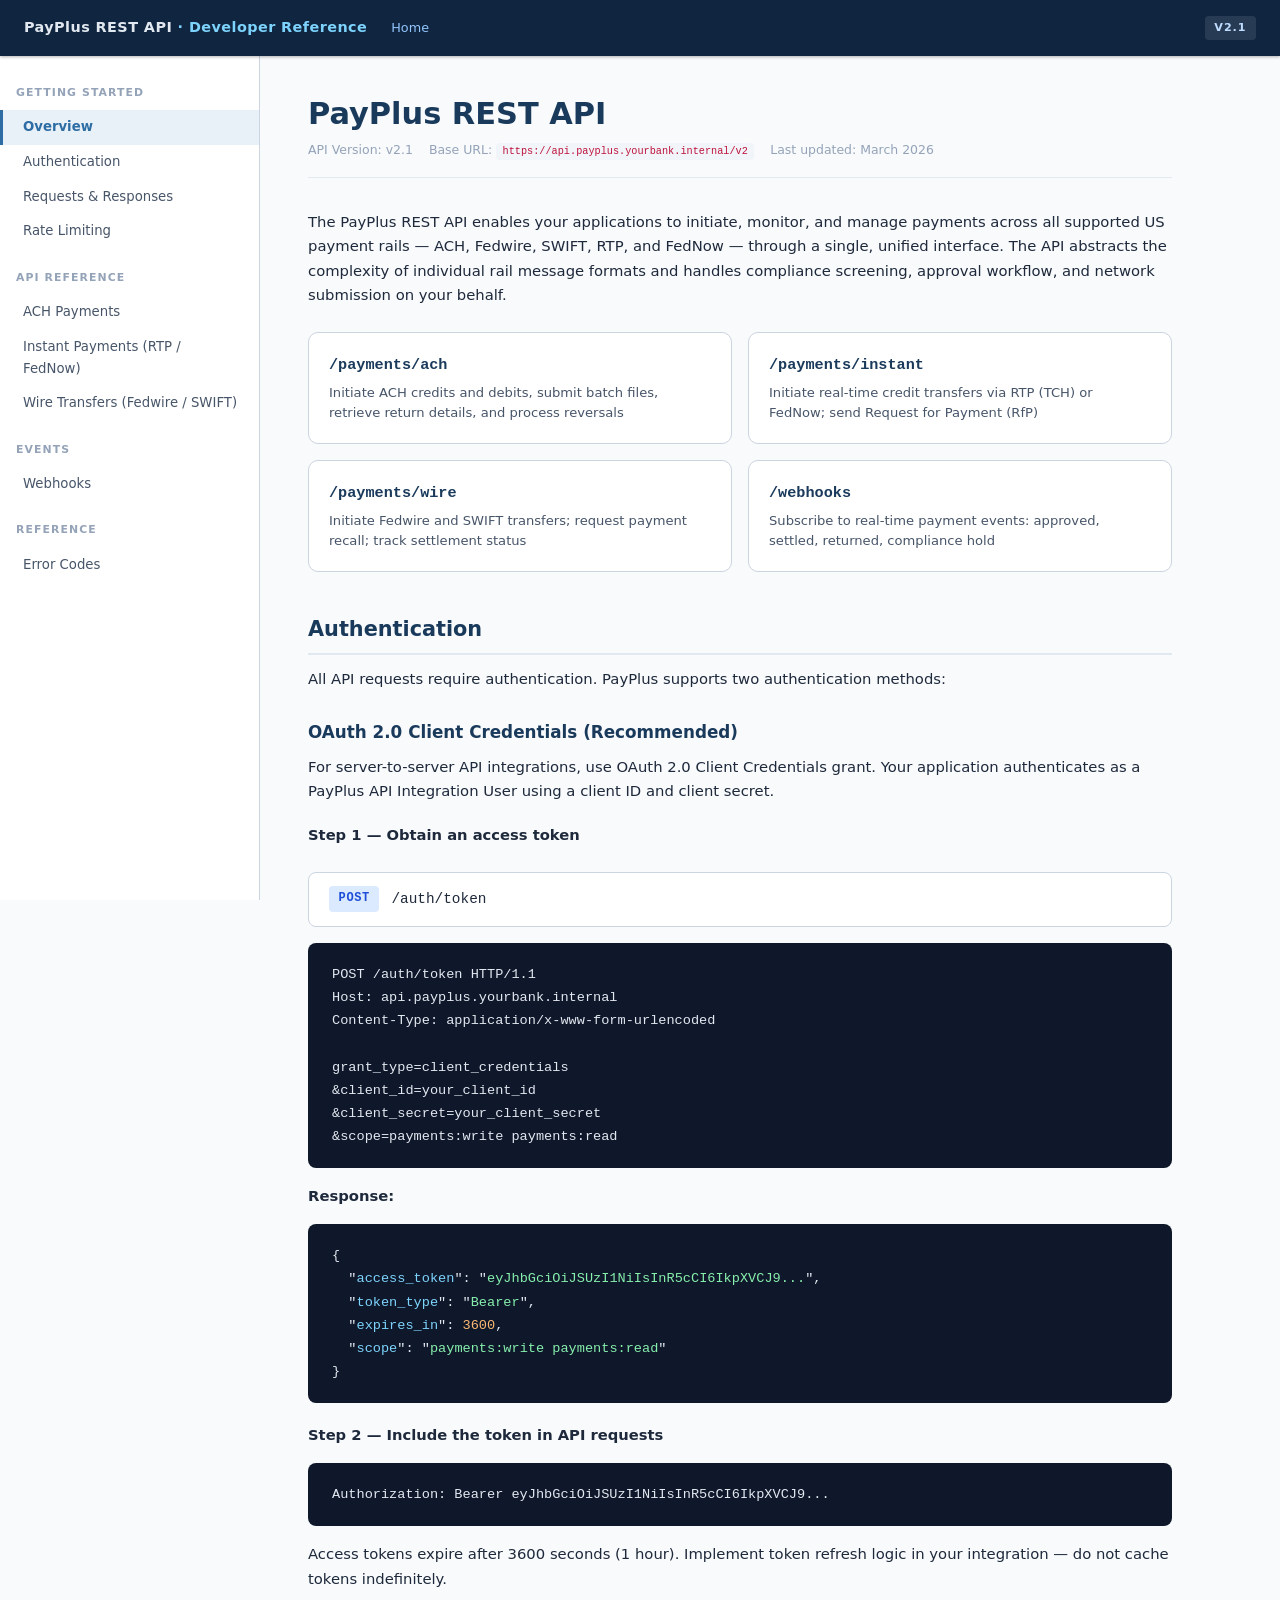
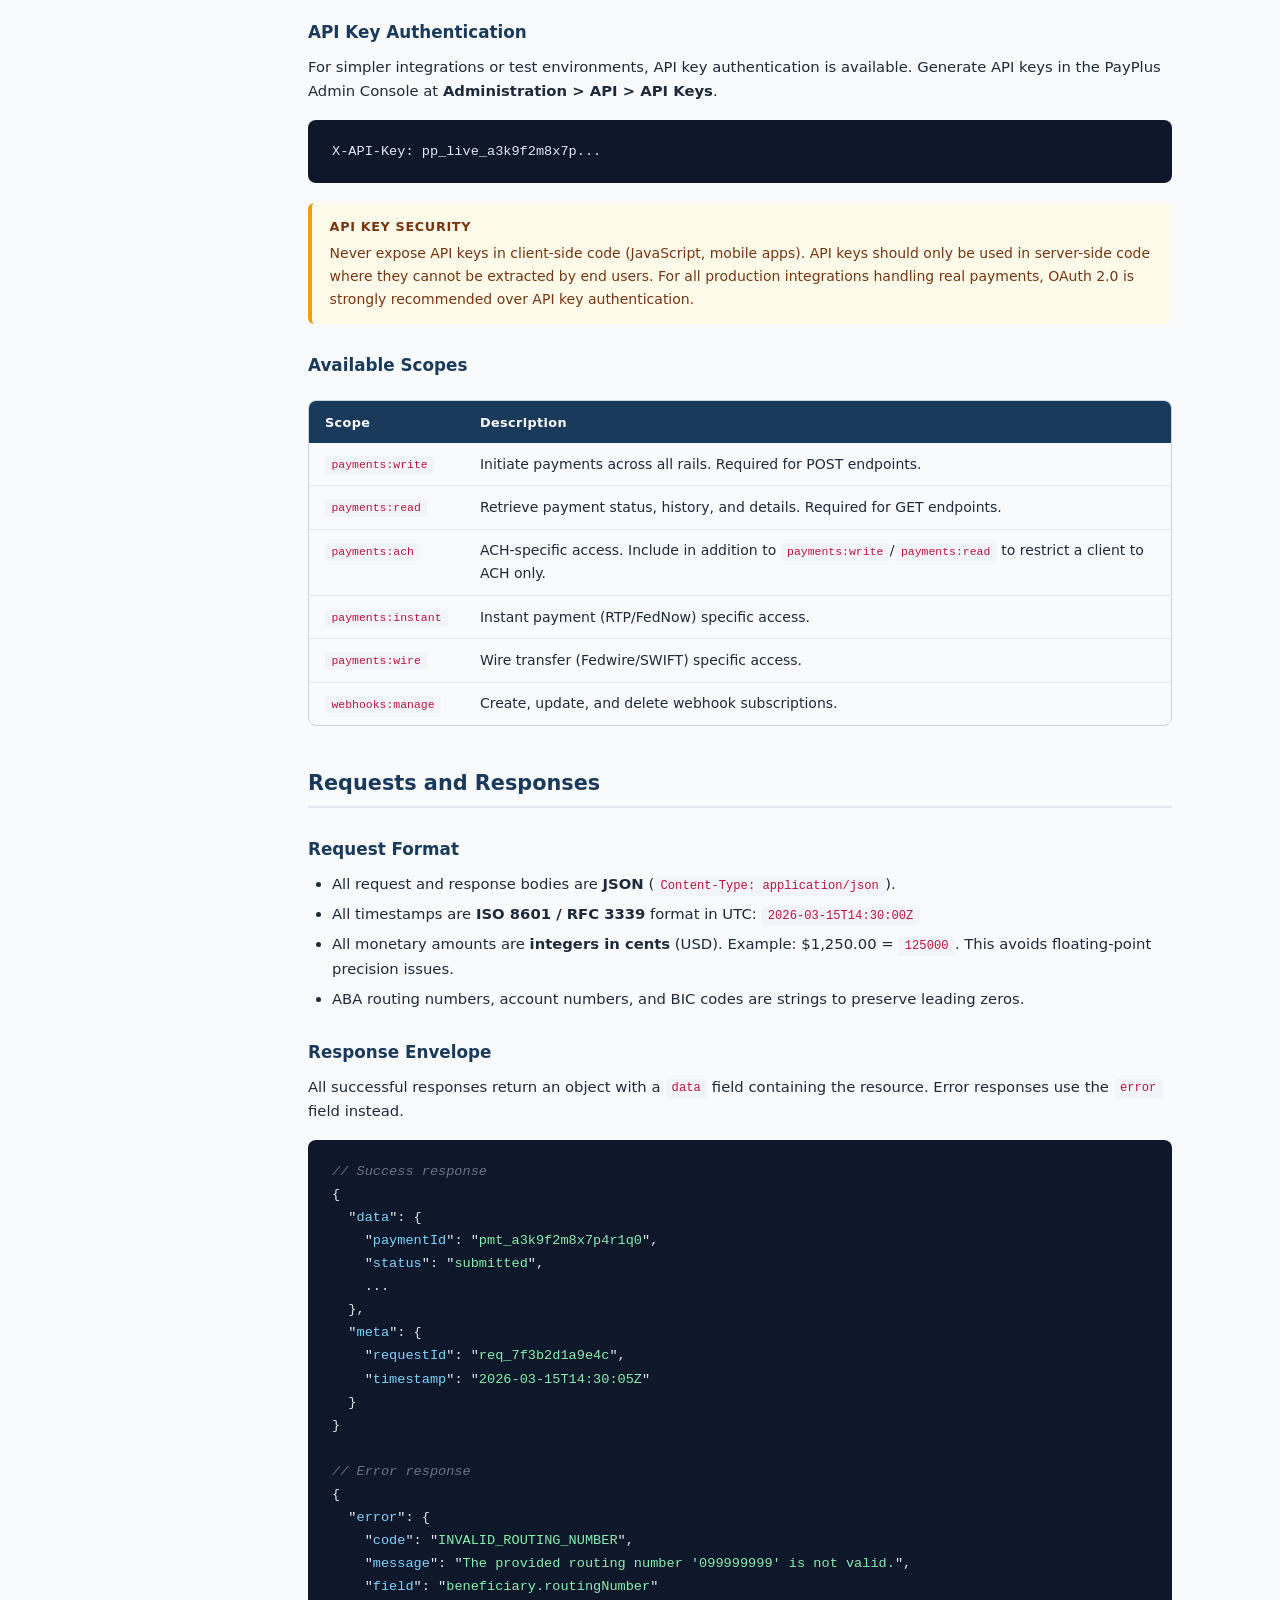
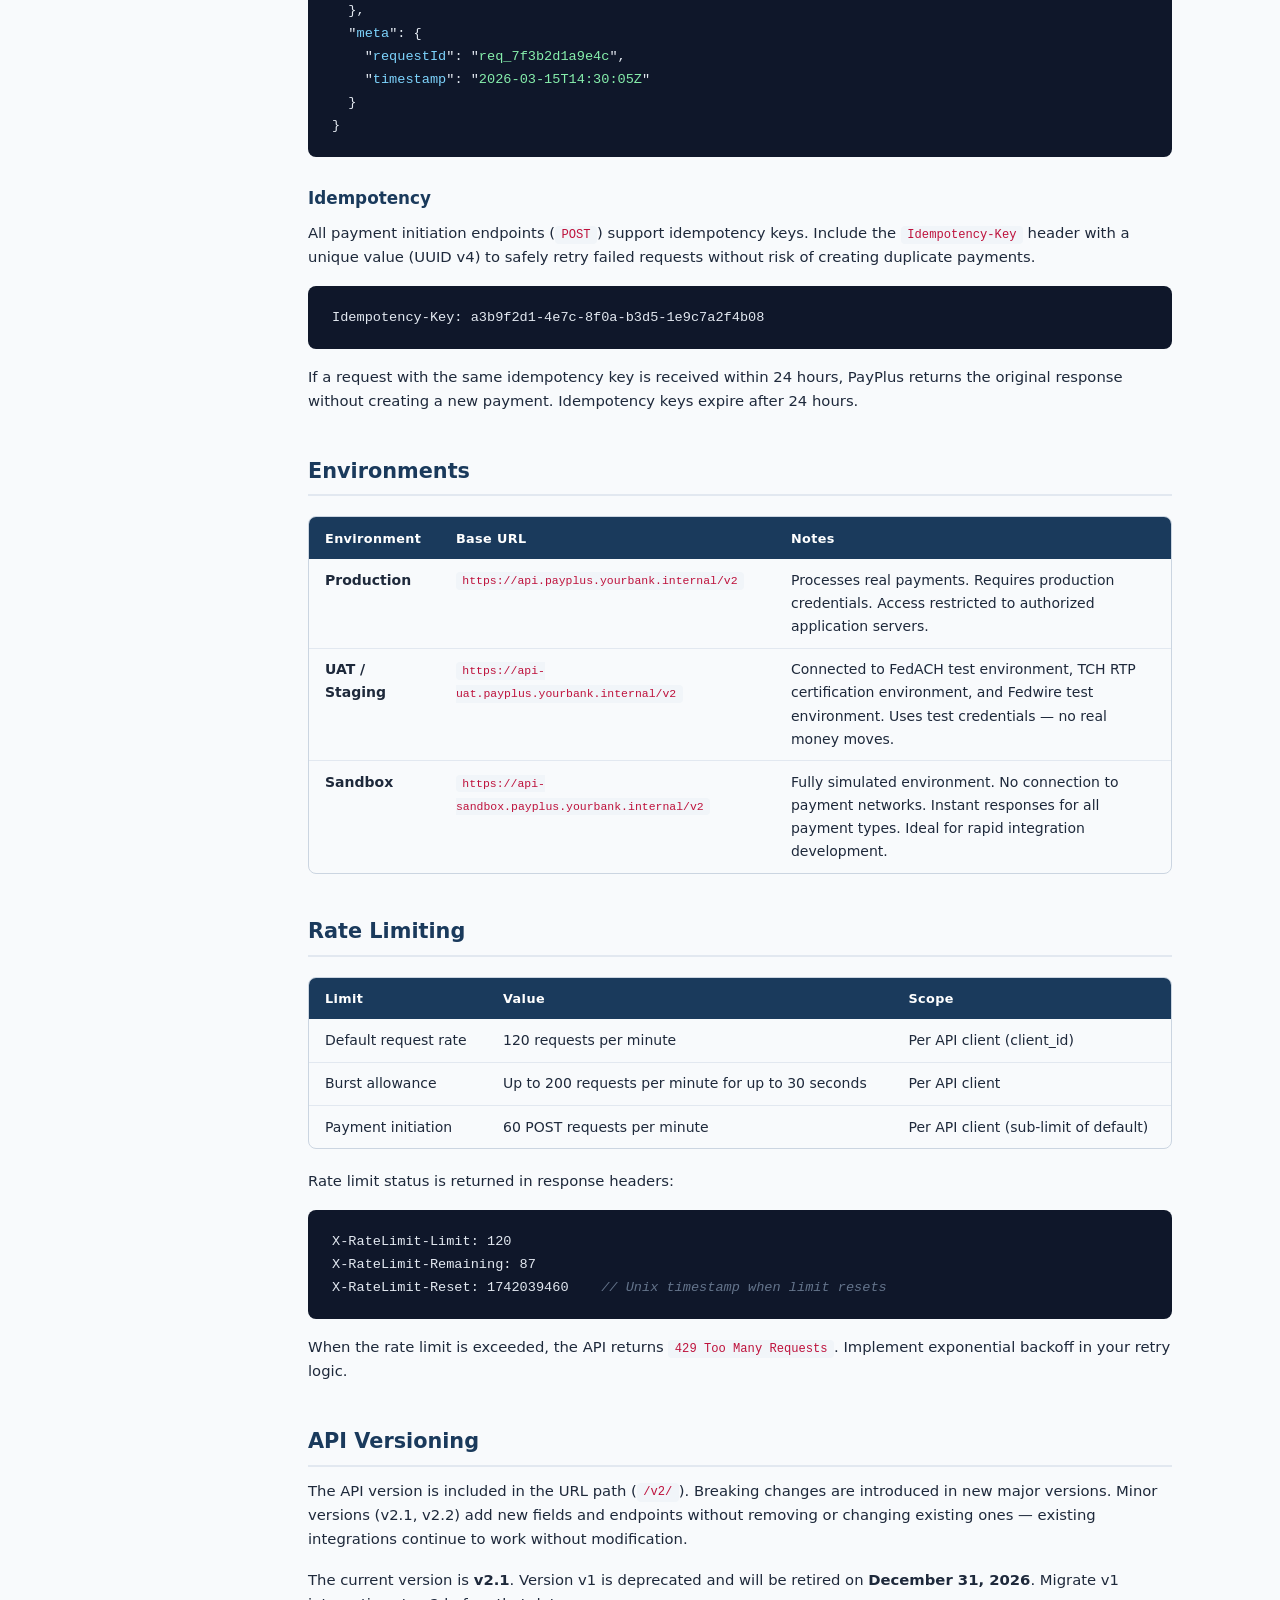
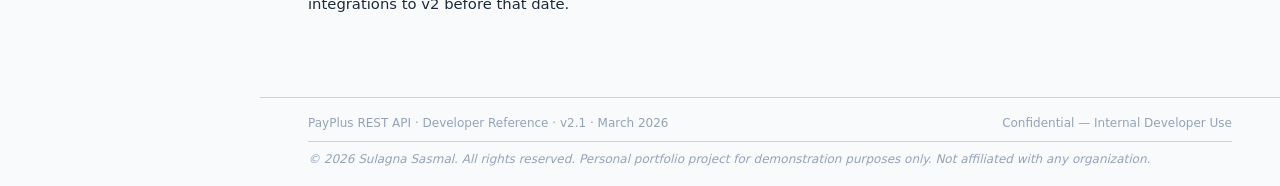
<file: index.html>
<!DOCTYPE html>
<html lang="en">
<head>
<meta charset="UTF-8">
<meta name="viewport" content="width=device-width, initial-scale=1.0">
<title>PayPlus REST API — Developer Reference</title>
<link rel="stylesheet" href="assets/style.css">
<link rel="icon" href="data:image/svg+xml,<svg xmlns='http://www.w3.org/2000/svg' viewBox='0 0 100 100'><text y='.9em' font-size='90'>💳</text></svg>">
</head>
<body>

<header class="site-header">
  <a class="header-brand" href="index.html">PayPlus REST API <span>· Developer Reference</span></a>
  <div class="header-breadcrumb"><a href="index.html">Home</a></div>
  <span class="header-rail-badge">v2.1</span>
</header>

<nav class="sidebar">
  <div class="nav-section">Getting Started</div>
  <a href="index.html" class="active">Overview</a>
  <a href="index.html#authentication">Authentication</a>
  <a href="index.html#request-format">Requests &amp; Responses</a>
  <a href="index.html#rate-limiting">Rate Limiting</a>
  <div class="nav-section">API Reference</div>
  <a href="ach.html">ACH Payments</a>
  <a href="instant.html">Instant Payments (RTP / FedNow)</a>
  <a href="wire.html">Wire Transfers (Fedwire / SWIFT)</a>
  <div class="nav-section">Events</div>
  <a href="webhooks.html">Webhooks</a>
  <div class="nav-section">Reference</div>
  <a href="errors.html">Error Codes</a>
</nav>

<main class="main">

  <h1>PayPlus REST API</h1>
  <p class="topic-meta">
    <span>API Version: v2.1</span>
    <span>Base URL: <code>https://api.payplus.yourbank.internal/v2</code></span>
    <span>Last updated: March 2026</span>
  </p>

  <p>
    The PayPlus REST API enables your applications to initiate, monitor, and manage payments across all supported US payment rails — ACH, Fedwire, SWIFT, RTP, and FedNow — through a single, unified interface. The API abstracts the complexity of individual rail message formats and handles compliance screening, approval workflow, and network submission on your behalf.
  </p>

  <div class="section-grid">
    <a class="section-card" href="ach.html">
      <div class="section-card-title">/payments/ach</div>
      <div class="section-card-desc">Initiate ACH credits and debits, submit batch files, retrieve return details, and process reversals</div>
    </a>
    <a class="section-card" href="instant.html">
      <div class="section-card-title">/payments/instant</div>
      <div class="section-card-desc">Initiate real-time credit transfers via RTP (TCH) or FedNow; send Request for Payment (RfP)</div>
    </a>
    <a class="section-card" href="wire.html">
      <div class="section-card-title">/payments/wire</div>
      <div class="section-card-desc">Initiate Fedwire and SWIFT transfers; request payment recall; track settlement status</div>
    </a>
    <a class="section-card" href="webhooks.html">
      <div class="section-card-title">/webhooks</div>
      <div class="section-card-desc">Subscribe to real-time payment events: approved, settled, returned, compliance hold</div>
    </a>
  </div>

  <h2 id="authentication">Authentication</h2>
  <p>
    All API requests require authentication. PayPlus supports two authentication methods:
  </p>

  <h3>OAuth 2.0 Client Credentials (Recommended)</h3>
  <p>
    For server-to-server API integrations, use OAuth 2.0 Client Credentials grant. Your application authenticates as a PayPlus API Integration User using a client ID and client secret.
  </p>

  <h4>Step 1 — Obtain an access token</h4>
  <div class="endpoint">
    <span class="method method-post">POST</span>
    <span class="endpoint-url">/auth/token</span>
  </div>
  <pre><code>POST /auth/token HTTP/1.1
Host: api.payplus.yourbank.internal
Content-Type: application/x-www-form-urlencoded

grant_type=client_credentials
&amp;client_id=your_client_id
&amp;client_secret=your_client_secret
&amp;scope=payments:write payments:read</code></pre>

  <p><strong>Response:</strong></p>
  <pre><code>{
  "<span class="json-key">access_token</span>": "<span class="json-str">eyJhbGciOiJSUzI1NiIsInR5cCI6IkpXVCJ9...</span>",
  "<span class="json-key">token_type</span>": "<span class="json-str">Bearer</span>",
  "<span class="json-key">expires_in</span>": <span class="json-num">3600</span>,
  "<span class="json-key">scope</span>": "<span class="json-str">payments:write payments:read</span>"
}</code></pre>

  <h4>Step 2 — Include the token in API requests</h4>
  <pre><code>Authorization: Bearer eyJhbGciOiJSUzI1NiIsInR5cCI6IkpXVCJ9...</code></pre>

  <p>Access tokens expire after 3600 seconds (1 hour). Implement token refresh logic in your integration — do not cache tokens indefinitely.</p>

  <h3>API Key Authentication</h3>
  <p>For simpler integrations or test environments, API key authentication is available. Generate API keys in the PayPlus Admin Console at <strong>Administration &gt; API &gt; API Keys</strong>.</p>
  <pre><code>X-API-Key: pp_live_a3k9f2m8x7p...</code></pre>

  <div class="warning">
    <strong>API Key Security</strong>
    Never expose API keys in client-side code (JavaScript, mobile apps). API keys should only be used in server-side code where they cannot be extracted by end users. For all production integrations handling real payments, OAuth 2.0 is strongly recommended over API key authentication.
  </div>

  <h3>Available Scopes</h3>
  <div class="table-wrap">
    <table>
      <thead><tr><th>Scope</th><th>Description</th></tr></thead>
      <tbody>
        <tr><td><code>payments:write</code></td><td>Initiate payments across all rails. Required for POST endpoints.</td></tr>
        <tr><td><code>payments:read</code></td><td>Retrieve payment status, history, and details. Required for GET endpoints.</td></tr>
        <tr><td><code>payments:ach</code></td><td>ACH-specific access. Include in addition to <code>payments:write</code>/<code>payments:read</code> to restrict a client to ACH only.</td></tr>
        <tr><td><code>payments:instant</code></td><td>Instant payment (RTP/FedNow) specific access.</td></tr>
        <tr><td><code>payments:wire</code></td><td>Wire transfer (Fedwire/SWIFT) specific access.</td></tr>
        <tr><td><code>webhooks:manage</code></td><td>Create, update, and delete webhook subscriptions.</td></tr>
      </tbody>
    </table>
  </div>

  <h2 id="request-format">Requests and Responses</h2>

  <h3>Request Format</h3>
  <ul>
    <li>All request and response bodies are <strong>JSON</strong> (<code>Content-Type: application/json</code>).</li>
    <li>All timestamps are <strong>ISO 8601 / RFC 3339</strong> format in UTC: <code>2026-03-15T14:30:00Z</code></li>
    <li>All monetary amounts are <strong>integers in cents</strong> (USD). Example: $1,250.00 = <code>125000</code>. This avoids floating-point precision issues.</li>
    <li>ABA routing numbers, account numbers, and BIC codes are strings to preserve leading zeros.</li>
  </ul>

  <h3>Response Envelope</h3>
  <p>All successful responses return an object with a <code>data</code> field containing the resource. Error responses use the <code>error</code> field instead.</p>

  <pre><code><span class="json-comment">// Success response</span>
{
  "<span class="json-key">data</span>": {
    "<span class="json-key">paymentId</span>": "<span class="json-str">pmt_a3k9f2m8x7p4r1q0</span>",
    "<span class="json-key">status</span>": "<span class="json-str">submitted</span>",
    ...
  },
  "<span class="json-key">meta</span>": {
    "<span class="json-key">requestId</span>": "<span class="json-str">req_7f3b2d1a9e4c</span>",
    "<span class="json-key">timestamp</span>": "<span class="json-str">2026-03-15T14:30:05Z</span>"
  }
}

<span class="json-comment">// Error response</span>
{
  "<span class="json-key">error</span>": {
    "<span class="json-key">code</span>": "<span class="json-str">INVALID_ROUTING_NUMBER</span>",
    "<span class="json-key">message</span>": "<span class="json-str">The provided routing number '099999999' is not valid.</span>",
    "<span class="json-key">field</span>": "<span class="json-str">beneficiary.routingNumber</span>"
  },
  "<span class="json-key">meta</span>": {
    "<span class="json-key">requestId</span>": "<span class="json-str">req_7f3b2d1a9e4c</span>",
    "<span class="json-key">timestamp</span>": "<span class="json-str">2026-03-15T14:30:05Z</span>"
  }
}</code></pre>

  <h3>Idempotency</h3>
  <p>
    All payment initiation endpoints (<code>POST</code>) support idempotency keys. Include the <code>Idempotency-Key</code> header with a unique value (UUID v4) to safely retry failed requests without risk of creating duplicate payments.
  </p>
  <pre><code>Idempotency-Key: a3b9f2d1-4e7c-8f0a-b3d5-1e9c7a2f4b08</code></pre>
  <p>
    If a request with the same idempotency key is received within 24 hours, PayPlus returns the original response without creating a new payment. Idempotency keys expire after 24 hours.
  </p>

  <h2 id="environments">Environments</h2>
  <div class="table-wrap">
    <table>
      <thead><tr><th>Environment</th><th>Base URL</th><th>Notes</th></tr></thead>
      <tbody>
        <tr>
          <td><strong>Production</strong></td>
          <td><code>https://api.payplus.yourbank.internal/v2</code></td>
          <td>Processes real payments. Requires production credentials. Access restricted to authorized application servers.</td>
        </tr>
        <tr>
          <td><strong>UAT / Staging</strong></td>
          <td><code>https://api-uat.payplus.yourbank.internal/v2</code></td>
          <td>Connected to FedACH test environment, TCH RTP certification environment, and Fedwire test environment. Uses test credentials — no real money moves.</td>
        </tr>
        <tr>
          <td><strong>Sandbox</strong></td>
          <td><code>https://api-sandbox.payplus.yourbank.internal/v2</code></td>
          <td>Fully simulated environment. No connection to payment networks. Instant responses for all payment types. Ideal for rapid integration development.</td>
        </tr>
      </tbody>
    </table>
  </div>

  <h2 id="rate-limiting">Rate Limiting</h2>
  <div class="table-wrap">
    <table>
      <thead><tr><th>Limit</th><th>Value</th><th>Scope</th></tr></thead>
      <tbody>
        <tr><td>Default request rate</td><td>120 requests per minute</td><td>Per API client (client_id)</td></tr>
        <tr><td>Burst allowance</td><td>Up to 200 requests per minute for up to 30 seconds</td><td>Per API client</td></tr>
        <tr><td>Payment initiation</td><td>60 POST requests per minute</td><td>Per API client (sub-limit of default)</td></tr>
      </tbody>
    </table>
  </div>
  <p>Rate limit status is returned in response headers:</p>
  <pre><code>X-RateLimit-Limit: 120
X-RateLimit-Remaining: 87
X-RateLimit-Reset: 1742039460    <span class="json-comment">// Unix timestamp when limit resets</span></code></pre>
  <p>When the rate limit is exceeded, the API returns <code>429 Too Many Requests</code>. Implement exponential backoff in your retry logic.</p>

  <h2 id="versioning">API Versioning</h2>
  <p>
    The API version is included in the URL path (<code>/v2/</code>). Breaking changes are introduced in new major versions. Minor versions (v2.1, v2.2) add new fields and endpoints without removing or changing existing ones — existing integrations continue to work without modification.
  </p>
  <p>
    The current version is <strong>v2.1</strong>. Version v1 is deprecated and will be retired on <strong>December 31, 2026</strong>. Migrate v1 integrations to v2 before that date.
  </p>

</main>

<footer class="site-footer">
  <span>PayPlus REST API · Developer Reference · v2.1 · March 2026</span>
  <span>Confidential — Internal Developer Use</span>
  <span class="copyright">&copy; 2026 Sulagna Sasmal. All rights reserved. Personal portfolio project for demonstration purposes only. Not affiliated with any organization.</span>
</footer>

</body>
</html>
</file>
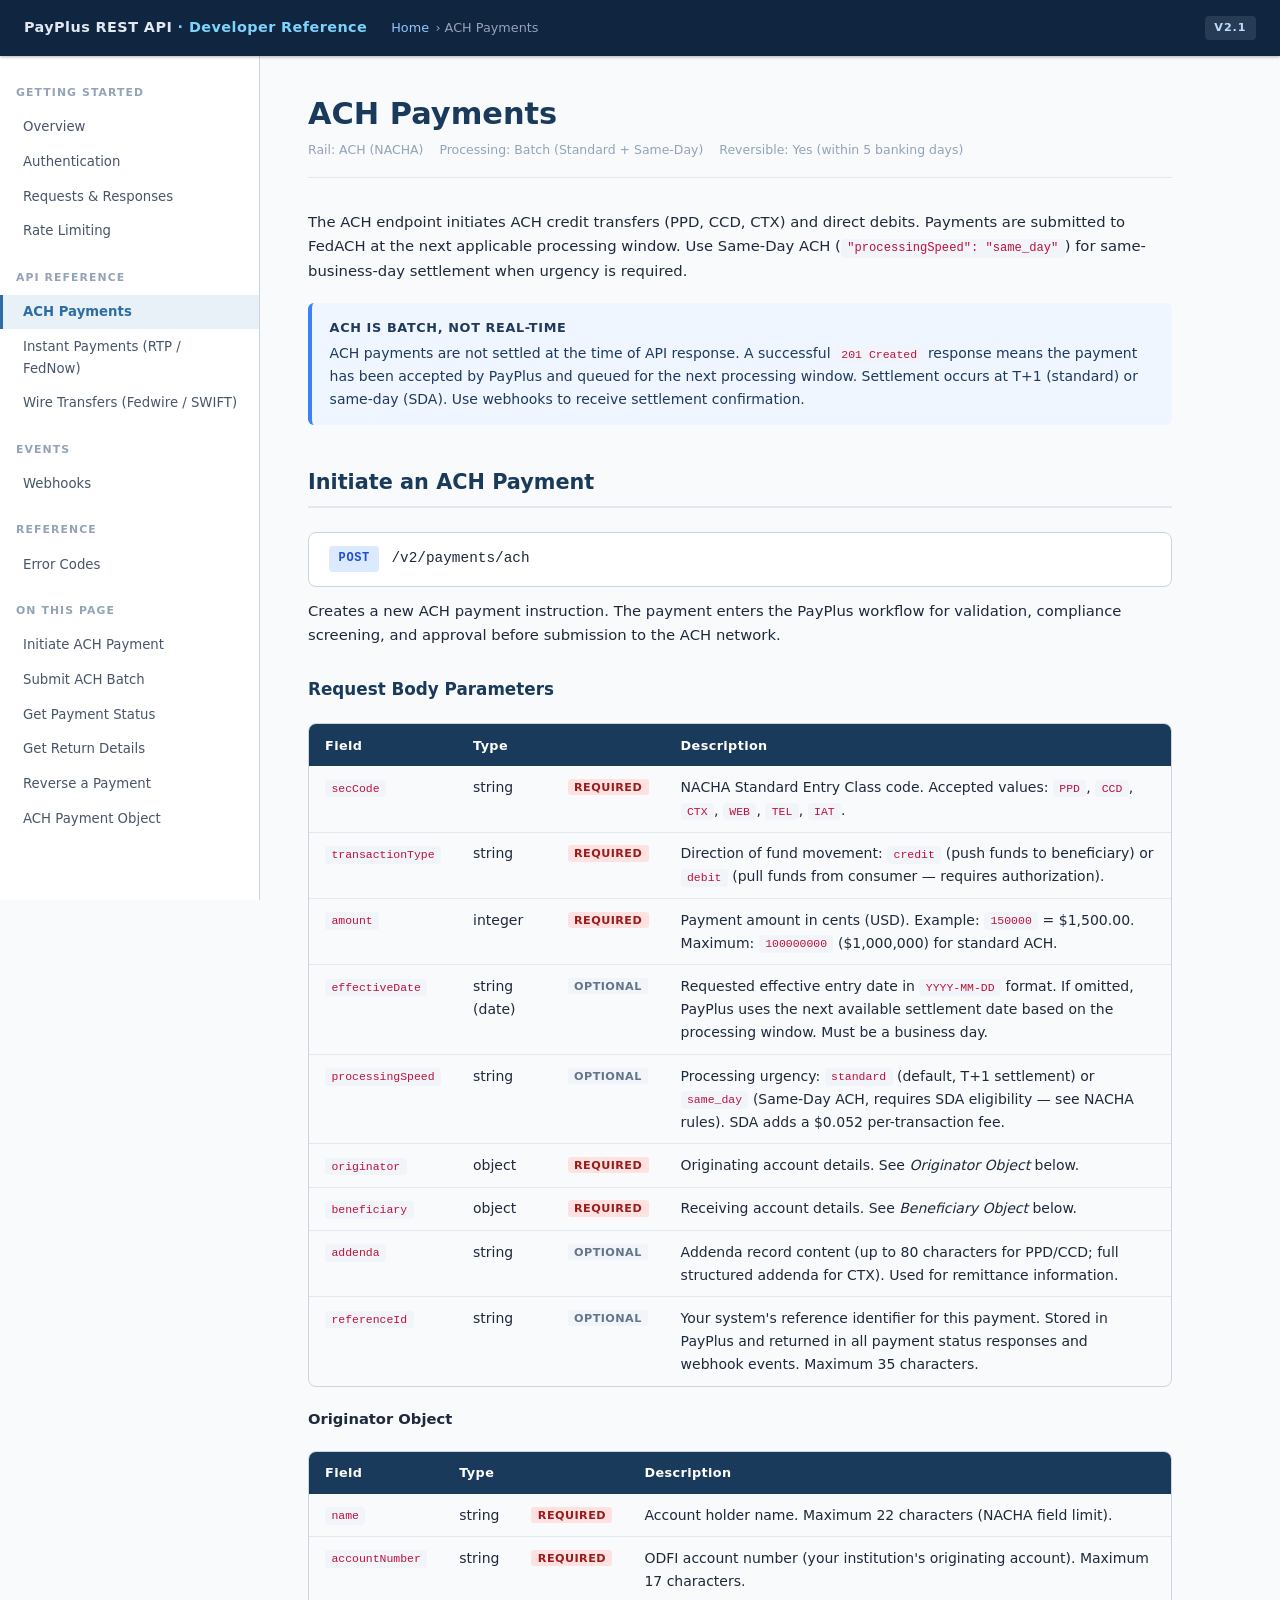
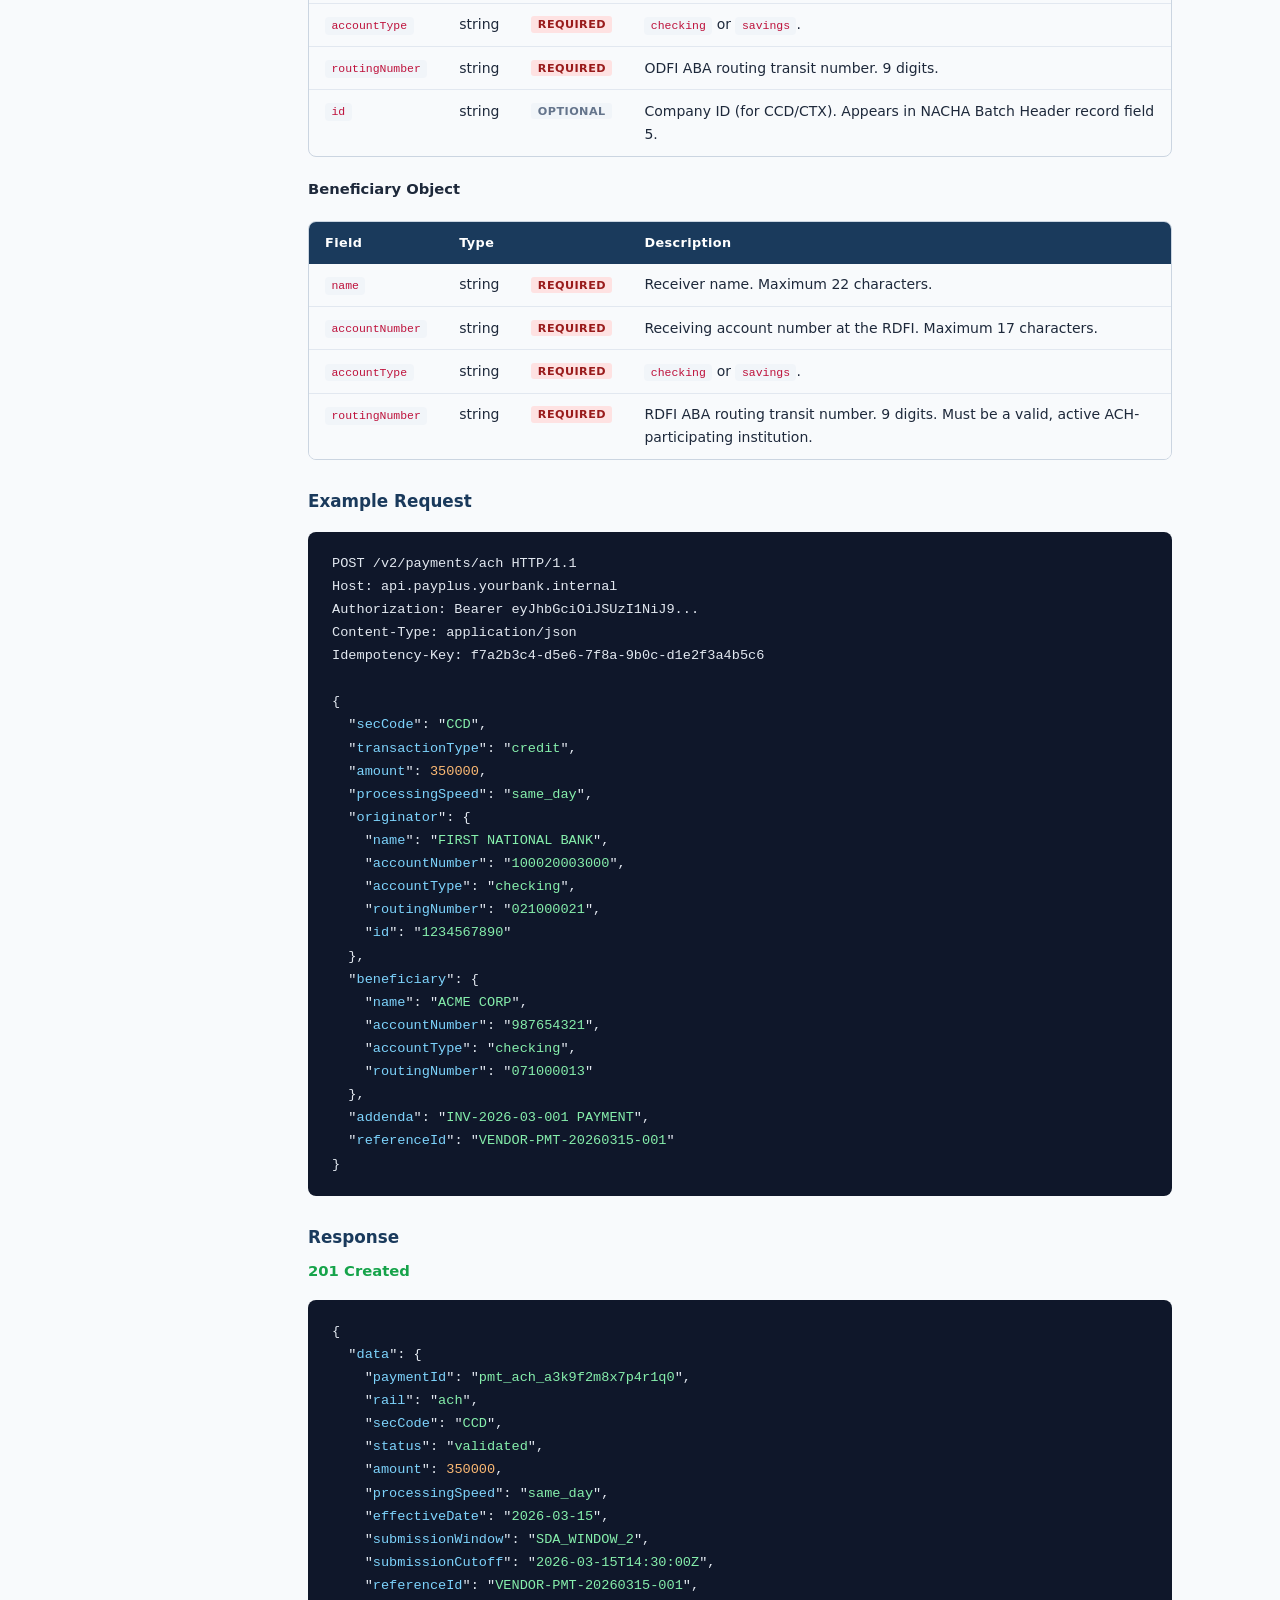
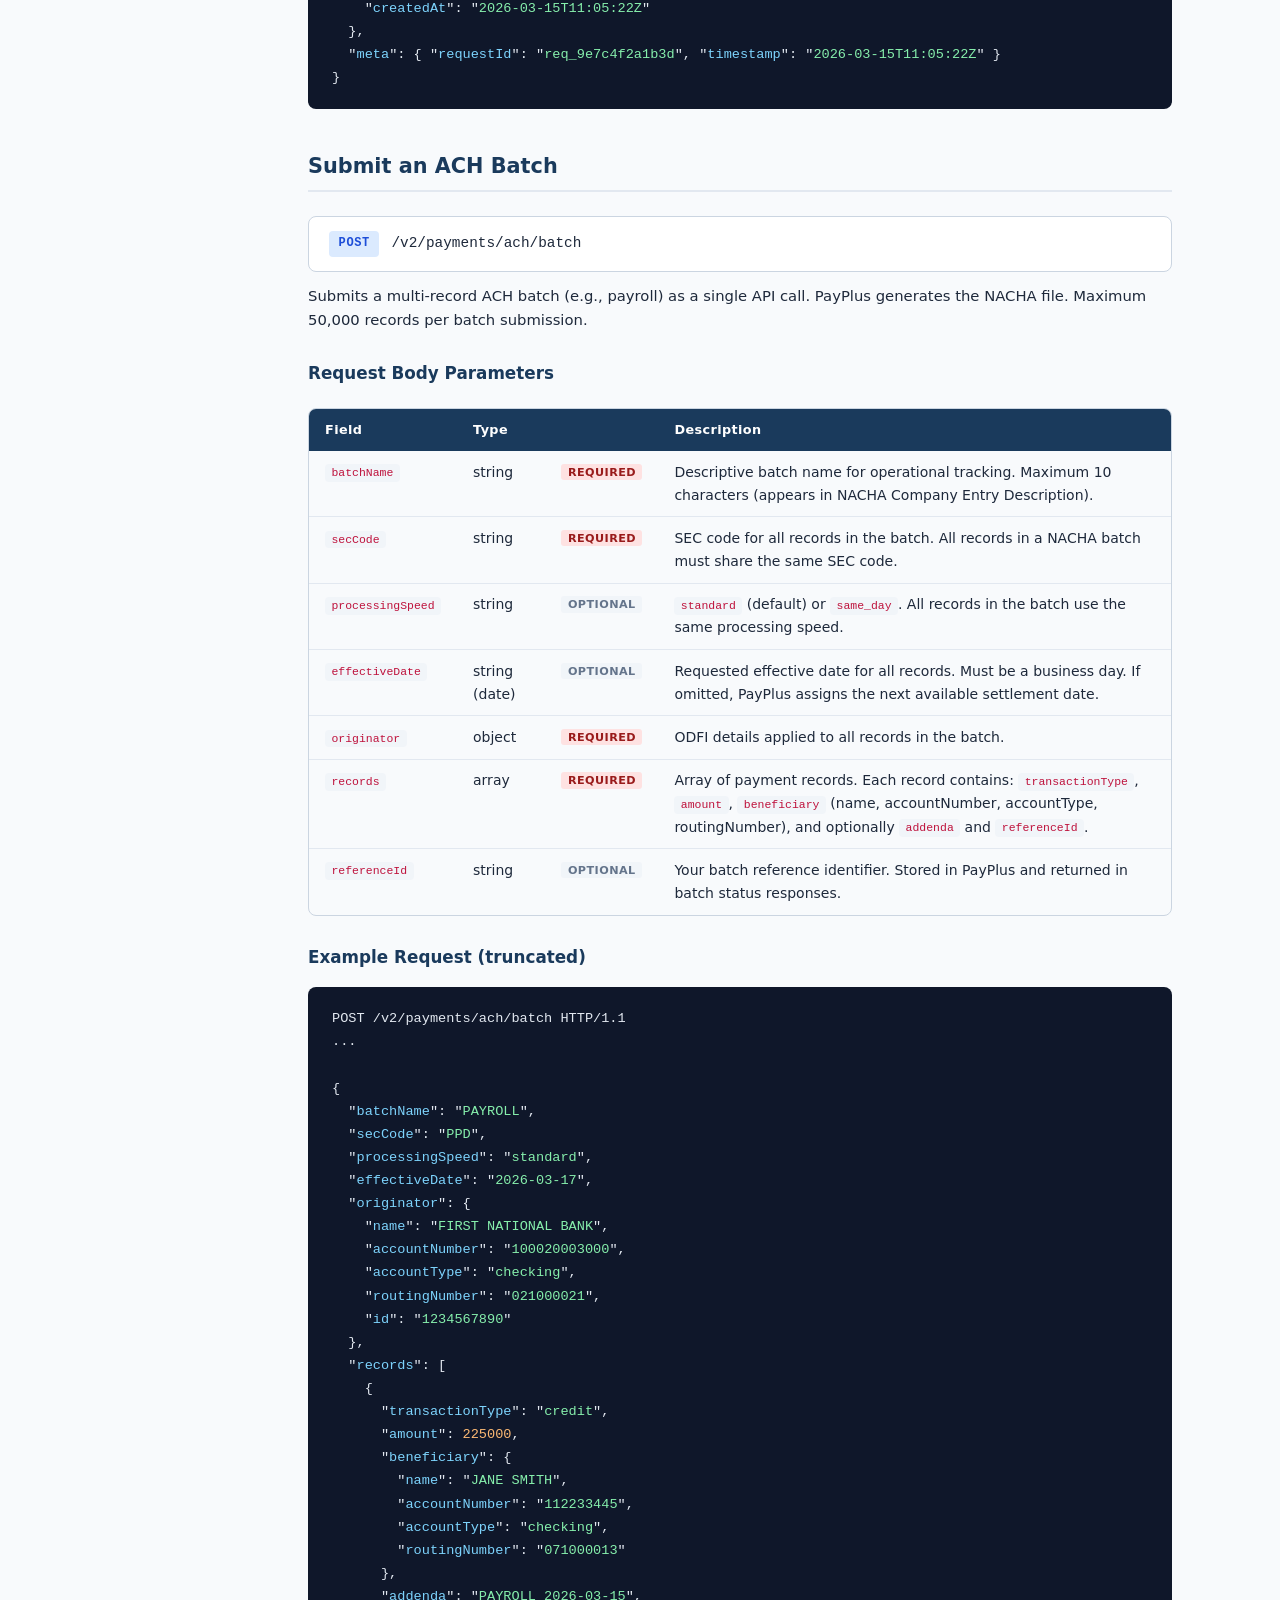
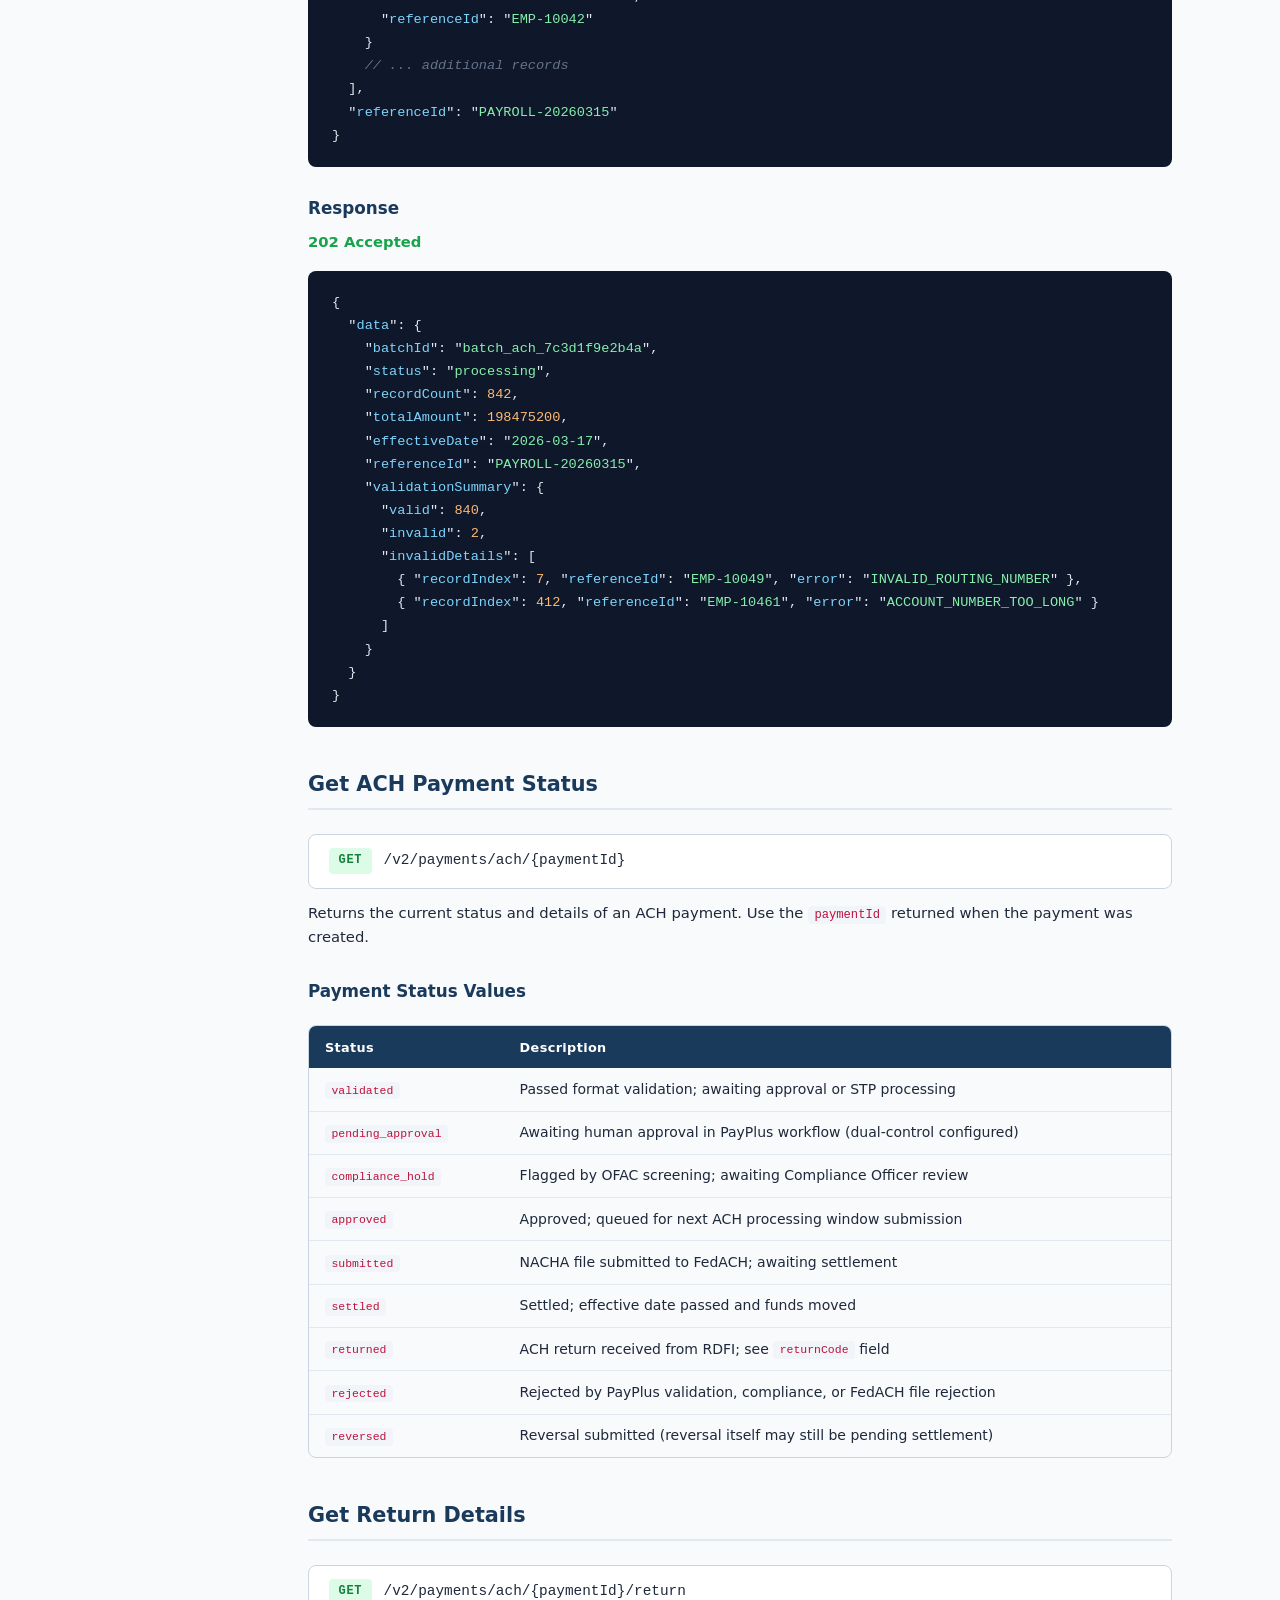
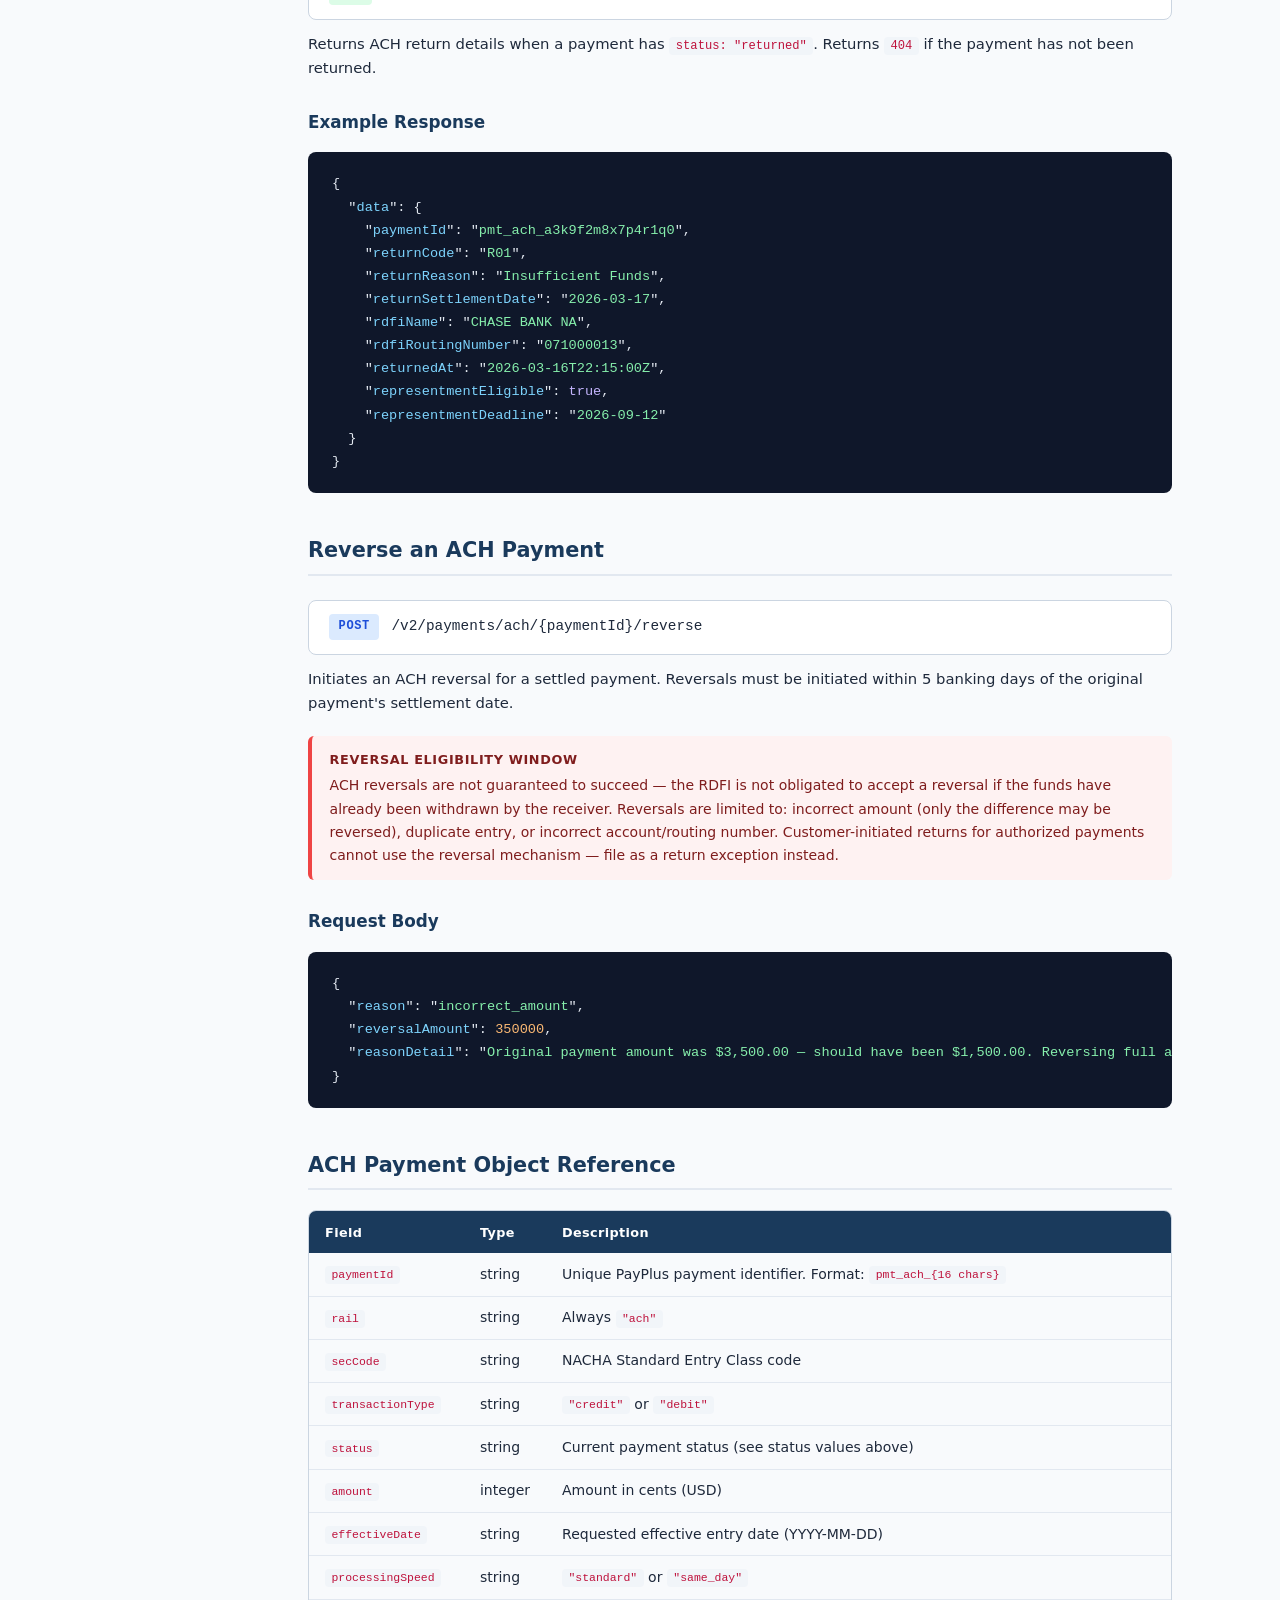
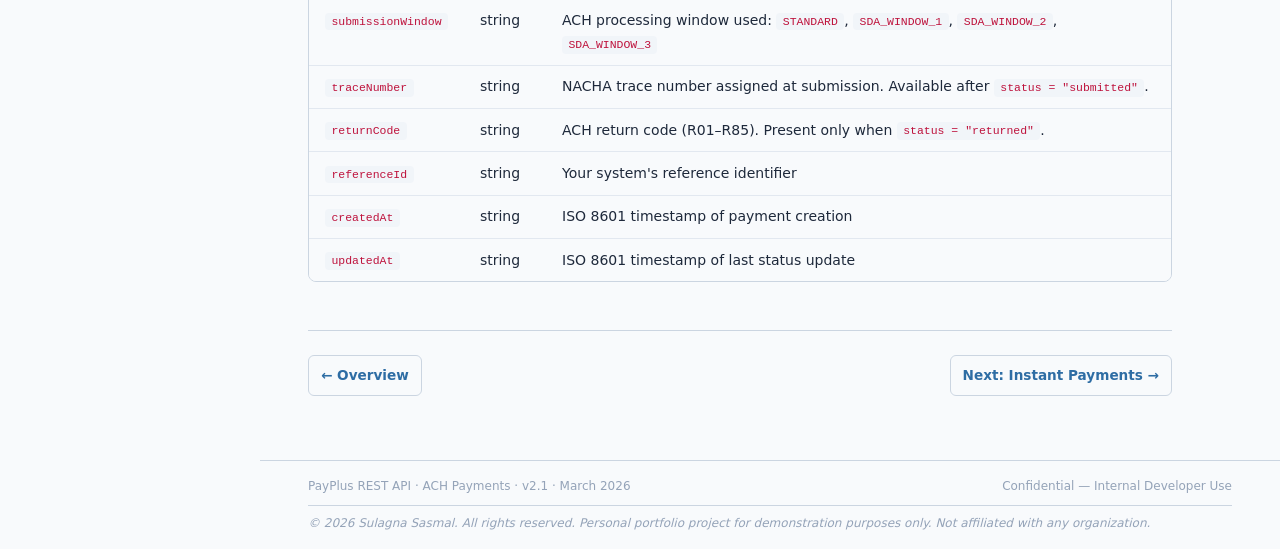
<file: ach.html>
<!DOCTYPE html>
<html lang="en">
<head>
<meta charset="UTF-8">
<meta name="viewport" content="width=device-width, initial-scale=1.0">
<title>ACH Payments — PayPlus REST API</title>
<link rel="stylesheet" href="assets/style.css">
<link rel="icon" href="data:image/svg+xml,<svg xmlns='http://www.w3.org/2000/svg' viewBox='0 0 100 100'><text y='.9em' font-size='90'>💳</text></svg>">
</head>
<body>

<header class="site-header">
  <a class="header-brand" href="index.html">PayPlus REST API <span>· Developer Reference</span></a>
  <div class="header-breadcrumb"><a href="index.html">Home</a> › ACH Payments</div>
  <span class="header-rail-badge">v2.1</span>
</header>

<nav class="sidebar">
  <div class="nav-section">Getting Started</div>
  <a href="index.html">Overview</a>
  <a href="index.html#authentication">Authentication</a>
  <a href="index.html#request-format">Requests &amp; Responses</a>
  <a href="index.html#rate-limiting">Rate Limiting</a>
  <div class="nav-section">API Reference</div>
  <a href="ach.html" class="active">ACH Payments</a>
  <a href="instant.html">Instant Payments (RTP / FedNow)</a>
  <a href="wire.html">Wire Transfers (Fedwire / SWIFT)</a>
  <div class="nav-section">Events</div>
  <a href="webhooks.html">Webhooks</a>
  <div class="nav-section">Reference</div>
  <a href="errors.html">Error Codes</a>
  <div class="nav-section">On This Page</div>
  <a href="#initiate">Initiate ACH Payment</a>
  <a href="#batch">Submit ACH Batch</a>
  <a href="#get-status">Get Payment Status</a>
  <a href="#get-return">Get Return Details</a>
  <a href="#reverse">Reverse a Payment</a>
  <a href="#payment-object">ACH Payment Object</a>
</nav>

<main class="main">

  <h1>ACH Payments</h1>
  <p class="topic-meta">
    <span>Rail: ACH (NACHA)</span>
    <span>Processing: Batch (Standard + Same-Day)</span>
    <span>Reversible: Yes (within 5 banking days)</span>
  </p>

  <p>
    The ACH endpoint initiates ACH credit transfers (PPD, CCD, CTX) and direct debits. Payments are submitted to FedACH at the next applicable processing window. Use Same-Day ACH (<code>"processingSpeed": "same_day"</code>) for same-business-day settlement when urgency is required.
  </p>

  <div class="note">
    <strong>ACH is Batch, Not Real-Time</strong>
    ACH payments are not settled at the time of API response. A successful <code>201 Created</code> response means the payment has been accepted by PayPlus and queued for the next processing window. Settlement occurs at T+1 (standard) or same-day (SDA). Use webhooks to receive settlement confirmation.
  </div>

  <h2 id="initiate">Initiate an ACH Payment</h2>

  <div class="endpoint">
    <span class="method method-post">POST</span>
    <span class="endpoint-url">/v2/payments/ach</span>
  </div>

  <p>Creates a new ACH payment instruction. The payment enters the PayPlus workflow for validation, compliance screening, and approval before submission to the ACH network.</p>

  <h3>Request Body Parameters</h3>
  <div class="table-wrap">
    <table>
      <thead><tr><th>Field</th><th>Type</th><th></th><th>Description</th></tr></thead>
      <tbody>
        <tr><td><code>secCode</code></td><td>string</td><td><span class="required-badge">Required</span></td><td>NACHA Standard Entry Class code. Accepted values: <code>PPD</code>, <code>CCD</code>, <code>CTX</code>, <code>WEB</code>, <code>TEL</code>, <code>IAT</code>.</td></tr>
        <tr><td><code>transactionType</code></td><td>string</td><td><span class="required-badge">Required</span></td><td>Direction of fund movement: <code>credit</code> (push funds to beneficiary) or <code>debit</code> (pull funds from consumer — requires authorization).</td></tr>
        <tr><td><code>amount</code></td><td>integer</td><td><span class="required-badge">Required</span></td><td>Payment amount in cents (USD). Example: <code>150000</code> = $1,500.00. Maximum: <code>100000000</code> ($1,000,000) for standard ACH.</td></tr>
        <tr><td><code>effectiveDate</code></td><td>string (date)</td><td><span class="optional-badge">Optional</span></td><td>Requested effective entry date in <code>YYYY-MM-DD</code> format. If omitted, PayPlus uses the next available settlement date based on the processing window. Must be a business day.</td></tr>
        <tr><td><code>processingSpeed</code></td><td>string</td><td><span class="optional-badge">Optional</span></td><td>Processing urgency: <code>standard</code> (default, T+1 settlement) or <code>same_day</code> (Same-Day ACH, requires SDA eligibility — see NACHA rules). SDA adds a $0.052 per-transaction fee.</td></tr>
        <tr><td><code>originator</code></td><td>object</td><td><span class="required-badge">Required</span></td><td>Originating account details. See <em>Originator Object</em> below.</td></tr>
        <tr><td><code>beneficiary</code></td><td>object</td><td><span class="required-badge">Required</span></td><td>Receiving account details. See <em>Beneficiary Object</em> below.</td></tr>
        <tr><td><code>addenda</code></td><td>string</td><td><span class="optional-badge">Optional</span></td><td>Addenda record content (up to 80 characters for PPD/CCD; full structured addenda for CTX). Used for remittance information.</td></tr>
        <tr><td><code>referenceId</code></td><td>string</td><td><span class="optional-badge">Optional</span></td><td>Your system's reference identifier for this payment. Stored in PayPlus and returned in all payment status responses and webhook events. Maximum 35 characters.</td></tr>
      </tbody>
    </table>
  </div>

  <h4>Originator Object</h4>
  <div class="table-wrap">
    <table>
      <thead><tr><th>Field</th><th>Type</th><th></th><th>Description</th></tr></thead>
      <tbody>
        <tr><td><code>name</code></td><td>string</td><td><span class="required-badge">Required</span></td><td>Account holder name. Maximum 22 characters (NACHA field limit).</td></tr>
        <tr><td><code>accountNumber</code></td><td>string</td><td><span class="required-badge">Required</span></td><td>ODFI account number (your institution's originating account). Maximum 17 characters.</td></tr>
        <tr><td><code>accountType</code></td><td>string</td><td><span class="required-badge">Required</span></td><td><code>checking</code> or <code>savings</code>.</td></tr>
        <tr><td><code>routingNumber</code></td><td>string</td><td><span class="required-badge">Required</span></td><td>ODFI ABA routing transit number. 9 digits.</td></tr>
        <tr><td><code>id</code></td><td>string</td><td><span class="optional-badge">Optional</span></td><td>Company ID (for CCD/CTX). Appears in NACHA Batch Header record field 5.</td></tr>
      </tbody>
    </table>
  </div>

  <h4>Beneficiary Object</h4>
  <div class="table-wrap">
    <table>
      <thead><tr><th>Field</th><th>Type</th><th></th><th>Description</th></tr></thead>
      <tbody>
        <tr><td><code>name</code></td><td>string</td><td><span class="required-badge">Required</span></td><td>Receiver name. Maximum 22 characters.</td></tr>
        <tr><td><code>accountNumber</code></td><td>string</td><td><span class="required-badge">Required</span></td><td>Receiving account number at the RDFI. Maximum 17 characters.</td></tr>
        <tr><td><code>accountType</code></td><td>string</td><td><span class="required-badge">Required</span></td><td><code>checking</code> or <code>savings</code>.</td></tr>
        <tr><td><code>routingNumber</code></td><td>string</td><td><span class="required-badge">Required</span></td><td>RDFI ABA routing transit number. 9 digits. Must be a valid, active ACH-participating institution.</td></tr>
      </tbody>
    </table>
  </div>

  <h3>Example Request</h3>
  <pre><code>POST /v2/payments/ach HTTP/1.1
Host: api.payplus.yourbank.internal
Authorization: Bearer eyJhbGciOiJSUzI1NiJ9...
Content-Type: application/json
Idempotency-Key: f7a2b3c4-d5e6-7f8a-9b0c-d1e2f3a4b5c6

{
  "<span class="json-key">secCode</span>": "<span class="json-str">CCD</span>",
  "<span class="json-key">transactionType</span>": "<span class="json-str">credit</span>",
  "<span class="json-key">amount</span>": <span class="json-num">350000</span>,
  "<span class="json-key">processingSpeed</span>": "<span class="json-str">same_day</span>",
  "<span class="json-key">originator</span>": {
    "<span class="json-key">name</span>": "<span class="json-str">FIRST NATIONAL BANK</span>",
    "<span class="json-key">accountNumber</span>": "<span class="json-str">100020003000</span>",
    "<span class="json-key">accountType</span>": "<span class="json-str">checking</span>",
    "<span class="json-key">routingNumber</span>": "<span class="json-str">021000021</span>",
    "<span class="json-key">id</span>": "<span class="json-str">1234567890</span>"
  },
  "<span class="json-key">beneficiary</span>": {
    "<span class="json-key">name</span>": "<span class="json-str">ACME CORP</span>",
    "<span class="json-key">accountNumber</span>": "<span class="json-str">987654321</span>",
    "<span class="json-key">accountType</span>": "<span class="json-str">checking</span>",
    "<span class="json-key">routingNumber</span>": "<span class="json-str">071000013</span>"
  },
  "<span class="json-key">addenda</span>": "<span class="json-str">INV-2026-03-001 PAYMENT</span>",
  "<span class="json-key">referenceId</span>": "<span class="json-str">VENDOR-PMT-20260315-001</span>"
}</code></pre>

  <h3>Response</h3>
  <p><strong><span class="status-2xx">201 Created</span></strong></p>
  <pre><code>{
  "<span class="json-key">data</span>": {
    "<span class="json-key">paymentId</span>": "<span class="json-str">pmt_ach_a3k9f2m8x7p4r1q0</span>",
    "<span class="json-key">rail</span>": "<span class="json-str">ach</span>",
    "<span class="json-key">secCode</span>": "<span class="json-str">CCD</span>",
    "<span class="json-key">status</span>": "<span class="json-str">validated</span>",
    "<span class="json-key">amount</span>": <span class="json-num">350000</span>,
    "<span class="json-key">processingSpeed</span>": "<span class="json-str">same_day</span>",
    "<span class="json-key">effectiveDate</span>": "<span class="json-str">2026-03-15</span>",
    "<span class="json-key">submissionWindow</span>": "<span class="json-str">SDA_WINDOW_2</span>",
    "<span class="json-key">submissionCutoff</span>": "<span class="json-str">2026-03-15T14:30:00Z</span>",
    "<span class="json-key">referenceId</span>": "<span class="json-str">VENDOR-PMT-20260315-001</span>",
    "<span class="json-key">createdAt</span>": "<span class="json-str">2026-03-15T11:05:22Z</span>"
  },
  "<span class="json-key">meta</span>": { "<span class="json-key">requestId</span>": "<span class="json-str">req_9e7c4f2a1b3d</span>", "<span class="json-key">timestamp</span>": "<span class="json-str">2026-03-15T11:05:22Z</span>" }
}</code></pre>

  <h2 id="batch">Submit an ACH Batch</h2>

  <div class="endpoint">
    <span class="method method-post">POST</span>
    <span class="endpoint-url">/v2/payments/ach/batch</span>
  </div>

  <p>Submits a multi-record ACH batch (e.g., payroll) as a single API call. PayPlus generates the NACHA file. Maximum 50,000 records per batch submission.</p>

  <h3>Request Body Parameters</h3>
  <div class="table-wrap">
    <table>
      <thead><tr><th>Field</th><th>Type</th><th></th><th>Description</th></tr></thead>
      <tbody>
        <tr><td><code>batchName</code></td><td>string</td><td><span class="required-badge">Required</span></td><td>Descriptive batch name for operational tracking. Maximum 10 characters (appears in NACHA Company Entry Description).</td></tr>
        <tr><td><code>secCode</code></td><td>string</td><td><span class="required-badge">Required</span></td><td>SEC code for all records in the batch. All records in a NACHA batch must share the same SEC code.</td></tr>
        <tr><td><code>processingSpeed</code></td><td>string</td><td><span class="optional-badge">Optional</span></td><td><code>standard</code> (default) or <code>same_day</code>. All records in the batch use the same processing speed.</td></tr>
        <tr><td><code>effectiveDate</code></td><td>string (date)</td><td><span class="optional-badge">Optional</span></td><td>Requested effective date for all records. Must be a business day. If omitted, PayPlus assigns the next available settlement date.</td></tr>
        <tr><td><code>originator</code></td><td>object</td><td><span class="required-badge">Required</span></td><td>ODFI details applied to all records in the batch.</td></tr>
        <tr><td><code>records</code></td><td>array</td><td><span class="required-badge">Required</span></td><td>Array of payment records. Each record contains: <code>transactionType</code>, <code>amount</code>, <code>beneficiary</code> (name, accountNumber, accountType, routingNumber), and optionally <code>addenda</code> and <code>referenceId</code>.</td></tr>
        <tr><td><code>referenceId</code></td><td>string</td><td><span class="optional-badge">Optional</span></td><td>Your batch reference identifier. Stored in PayPlus and returned in batch status responses.</td></tr>
      </tbody>
    </table>
  </div>

  <h3>Example Request (truncated)</h3>
  <pre><code>POST /v2/payments/ach/batch HTTP/1.1
...

{
  "<span class="json-key">batchName</span>": "<span class="json-str">PAYROLL</span>",
  "<span class="json-key">secCode</span>": "<span class="json-str">PPD</span>",
  "<span class="json-key">processingSpeed</span>": "<span class="json-str">standard</span>",
  "<span class="json-key">effectiveDate</span>": "<span class="json-str">2026-03-17</span>",
  "<span class="json-key">originator</span>": {
    "<span class="json-key">name</span>": "<span class="json-str">FIRST NATIONAL BANK</span>",
    "<span class="json-key">accountNumber</span>": "<span class="json-str">100020003000</span>",
    "<span class="json-key">accountType</span>": "<span class="json-str">checking</span>",
    "<span class="json-key">routingNumber</span>": "<span class="json-str">021000021</span>",
    "<span class="json-key">id</span>": "<span class="json-str">1234567890</span>"
  },
  "<span class="json-key">records</span>": [
    {
      "<span class="json-key">transactionType</span>": "<span class="json-str">credit</span>",
      "<span class="json-key">amount</span>": <span class="json-num">225000</span>,
      "<span class="json-key">beneficiary</span>": {
        "<span class="json-key">name</span>": "<span class="json-str">JANE SMITH</span>",
        "<span class="json-key">accountNumber</span>": "<span class="json-str">112233445</span>",
        "<span class="json-key">accountType</span>": "<span class="json-str">checking</span>",
        "<span class="json-key">routingNumber</span>": "<span class="json-str">071000013</span>"
      },
      "<span class="json-key">addenda</span>": "<span class="json-str">PAYROLL 2026-03-15</span>",
      "<span class="json-key">referenceId</span>": "<span class="json-str">EMP-10042</span>"
    }
    <span class="json-comment">// ... additional records</span>
  ],
  "<span class="json-key">referenceId</span>": "<span class="json-str">PAYROLL-20260315</span>"
}</code></pre>

  <h3>Response</h3>
  <p><strong><span class="status-2xx">202 Accepted</span></strong></p>
  <pre><code>{
  "<span class="json-key">data</span>": {
    "<span class="json-key">batchId</span>": "<span class="json-str">batch_ach_7c3d1f9e2b4a</span>",
    "<span class="json-key">status</span>": "<span class="json-str">processing</span>",
    "<span class="json-key">recordCount</span>": <span class="json-num">842</span>,
    "<span class="json-key">totalAmount</span>": <span class="json-num">198475200</span>,
    "<span class="json-key">effectiveDate</span>": "<span class="json-str">2026-03-17</span>",
    "<span class="json-key">referenceId</span>": "<span class="json-str">PAYROLL-20260315</span>",
    "<span class="json-key">validationSummary</span>": {
      "<span class="json-key">valid</span>": <span class="json-num">840</span>,
      "<span class="json-key">invalid</span>": <span class="json-num">2</span>,
      "<span class="json-key">invalidDetails</span>": [
        { "<span class="json-key">recordIndex</span>": <span class="json-num">7</span>, "<span class="json-key">referenceId</span>": "<span class="json-str">EMP-10049</span>", "<span class="json-key">error</span>": "<span class="json-str">INVALID_ROUTING_NUMBER</span>" },
        { "<span class="json-key">recordIndex</span>": <span class="json-num">412</span>, "<span class="json-key">referenceId</span>": "<span class="json-str">EMP-10461</span>", "<span class="json-key">error</span>": "<span class="json-str">ACCOUNT_NUMBER_TOO_LONG</span>" }
      ]
    }
  }
}</code></pre>

  <h2 id="get-status">Get ACH Payment Status</h2>

  <div class="endpoint">
    <span class="method method-get">GET</span>
    <span class="endpoint-url">/v2/payments/ach/{paymentId}</span>
  </div>

  <p>Returns the current status and details of an ACH payment. Use the <code>paymentId</code> returned when the payment was created.</p>

  <h3>Payment Status Values</h3>
  <div class="table-wrap">
    <table>
      <thead><tr><th>Status</th><th>Description</th></tr></thead>
      <tbody>
        <tr><td><code>validated</code></td><td>Passed format validation; awaiting approval or STP processing</td></tr>
        <tr><td><code>pending_approval</code></td><td>Awaiting human approval in PayPlus workflow (dual-control configured)</td></tr>
        <tr><td><code>compliance_hold</code></td><td>Flagged by OFAC screening; awaiting Compliance Officer review</td></tr>
        <tr><td><code>approved</code></td><td>Approved; queued for next ACH processing window submission</td></tr>
        <tr><td><code>submitted</code></td><td>NACHA file submitted to FedACH; awaiting settlement</td></tr>
        <tr><td><code>settled</code></td><td>Settled; effective date passed and funds moved</td></tr>
        <tr><td><code>returned</code></td><td>ACH return received from RDFI; see <code>returnCode</code> field</td></tr>
        <tr><td><code>rejected</code></td><td>Rejected by PayPlus validation, compliance, or FedACH file rejection</td></tr>
        <tr><td><code>reversed</code></td><td>Reversal submitted (reversal itself may still be pending settlement)</td></tr>
      </tbody>
    </table>
  </div>

  <h2 id="get-return">Get Return Details</h2>

  <div class="endpoint">
    <span class="method method-get">GET</span>
    <span class="endpoint-url">/v2/payments/ach/{paymentId}/return</span>
  </div>

  <p>Returns ACH return details when a payment has <code>status: "returned"</code>. Returns <code>404</code> if the payment has not been returned.</p>

  <h3>Example Response</h3>
  <pre><code>{
  "<span class="json-key">data</span>": {
    "<span class="json-key">paymentId</span>": "<span class="json-str">pmt_ach_a3k9f2m8x7p4r1q0</span>",
    "<span class="json-key">returnCode</span>": "<span class="json-str">R01</span>",
    "<span class="json-key">returnReason</span>": "<span class="json-str">Insufficient Funds</span>",
    "<span class="json-key">returnSettlementDate</span>": "<span class="json-str">2026-03-17</span>",
    "<span class="json-key">rdfiName</span>": "<span class="json-str">CHASE BANK NA</span>",
    "<span class="json-key">rdfiRoutingNumber</span>": "<span class="json-str">071000013</span>",
    "<span class="json-key">returnedAt</span>": "<span class="json-str">2026-03-16T22:15:00Z</span>",
    "<span class="json-key">representmentEligible</span>": <span class="json-bool">true</span>,
    "<span class="json-key">representmentDeadline</span>": "<span class="json-str">2026-09-12</span>"
  }
}</code></pre>

  <h2 id="reverse">Reverse an ACH Payment</h2>

  <div class="endpoint">
    <span class="method method-post">POST</span>
    <span class="endpoint-url">/v2/payments/ach/{paymentId}/reverse</span>
  </div>

  <p>Initiates an ACH reversal for a settled payment. Reversals must be initiated within 5 banking days of the original payment's settlement date.</p>

  <div class="important">
    <strong>Reversal Eligibility Window</strong>
    ACH reversals are not guaranteed to succeed — the RDFI is not obligated to accept a reversal if the funds have already been withdrawn by the receiver. Reversals are limited to: incorrect amount (only the difference may be reversed), duplicate entry, or incorrect account/routing number. Customer-initiated returns for authorized payments cannot use the reversal mechanism — file as a return exception instead.
  </div>

  <h3>Request Body</h3>
  <pre><code>{
  "<span class="json-key">reason</span>": "<span class="json-str">incorrect_amount</span>",
  "<span class="json-key">reversalAmount</span>": <span class="json-num">350000</span>,
  "<span class="json-key">reasonDetail</span>": "<span class="json-str">Original payment amount was $3,500.00 — should have been $1,500.00. Reversing full amount.</span>"
}</code></pre>

  <h2 id="payment-object">ACH Payment Object Reference</h2>
  <div class="table-wrap">
    <table>
      <thead><tr><th>Field</th><th>Type</th><th>Description</th></tr></thead>
      <tbody>
        <tr><td><code>paymentId</code></td><td>string</td><td>Unique PayPlus payment identifier. Format: <code>pmt_ach_{16 chars}</code></td></tr>
        <tr><td><code>rail</code></td><td>string</td><td>Always <code>"ach"</code></td></tr>
        <tr><td><code>secCode</code></td><td>string</td><td>NACHA Standard Entry Class code</td></tr>
        <tr><td><code>transactionType</code></td><td>string</td><td><code>"credit"</code> or <code>"debit"</code></td></tr>
        <tr><td><code>status</code></td><td>string</td><td>Current payment status (see status values above)</td></tr>
        <tr><td><code>amount</code></td><td>integer</td><td>Amount in cents (USD)</td></tr>
        <tr><td><code>effectiveDate</code></td><td>string</td><td>Requested effective entry date (YYYY-MM-DD)</td></tr>
        <tr><td><code>processingSpeed</code></td><td>string</td><td><code>"standard"</code> or <code>"same_day"</code></td></tr>
        <tr><td><code>submissionWindow</code></td><td>string</td><td>ACH processing window used: <code>STANDARD</code>, <code>SDA_WINDOW_1</code>, <code>SDA_WINDOW_2</code>, <code>SDA_WINDOW_3</code></td></tr>
        <tr><td><code>traceNumber</code></td><td>string</td><td>NACHA trace number assigned at submission. Available after <code>status = "submitted"</code>.</td></tr>
        <tr><td><code>returnCode</code></td><td>string</td><td>ACH return code (R01–R85). Present only when <code>status = "returned"</code>.</td></tr>
        <tr><td><code>referenceId</code></td><td>string</td><td>Your system's reference identifier</td></tr>
        <tr><td><code>createdAt</code></td><td>string</td><td>ISO 8601 timestamp of payment creation</td></tr>
        <tr><td><code>updatedAt</code></td><td>string</td><td>ISO 8601 timestamp of last status update</td></tr>
      </tbody>
    </table>
  </div>

  <div class="doc-nav">
    <a href="index.html">← Overview</a>
    <a href="instant.html">Next: Instant Payments →</a>
  </div>

</main>

<footer class="site-footer">
  <span>PayPlus REST API · ACH Payments · v2.1 · March 2026</span>
  <span>Confidential — Internal Developer Use</span>
  <span class="copyright">&copy; 2026 Sulagna Sasmal. All rights reserved. Personal portfolio project for demonstration purposes only. Not affiliated with any organization.</span>
</footer>

</body>
</html>
</file>
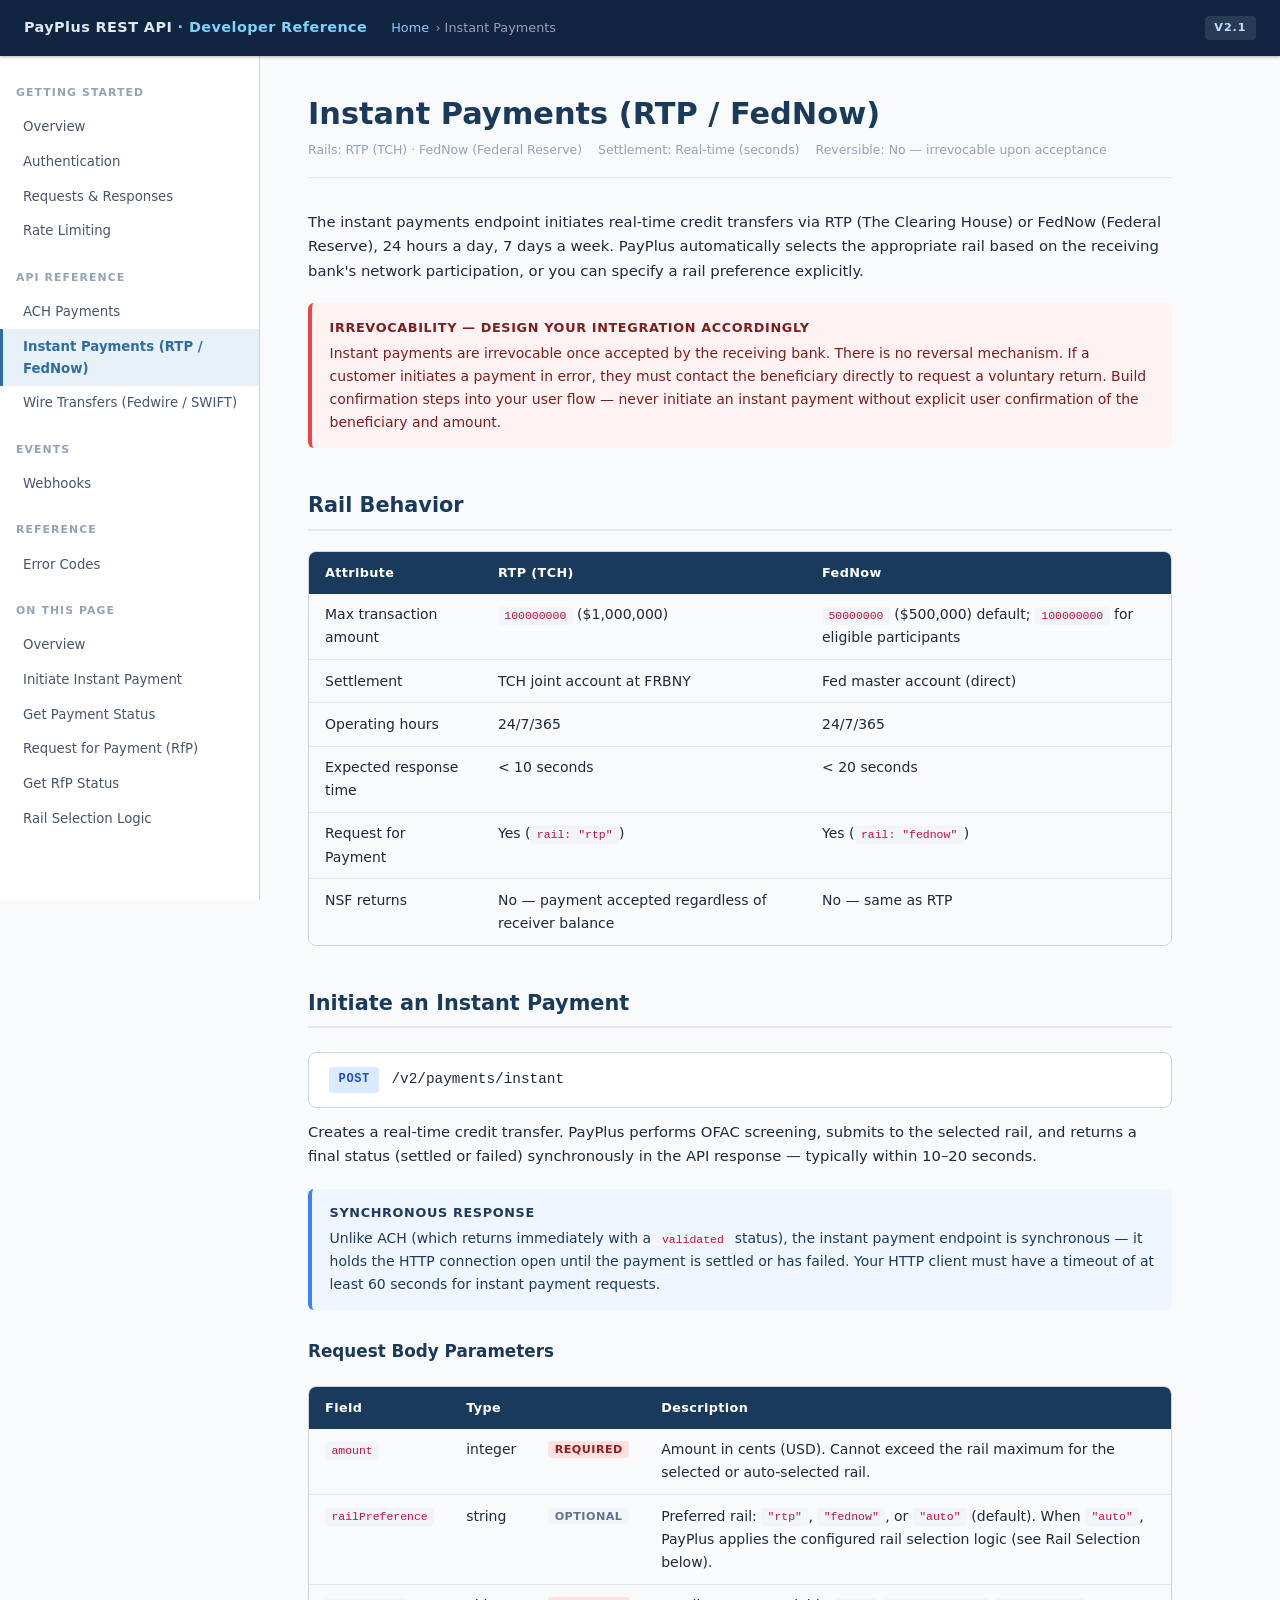
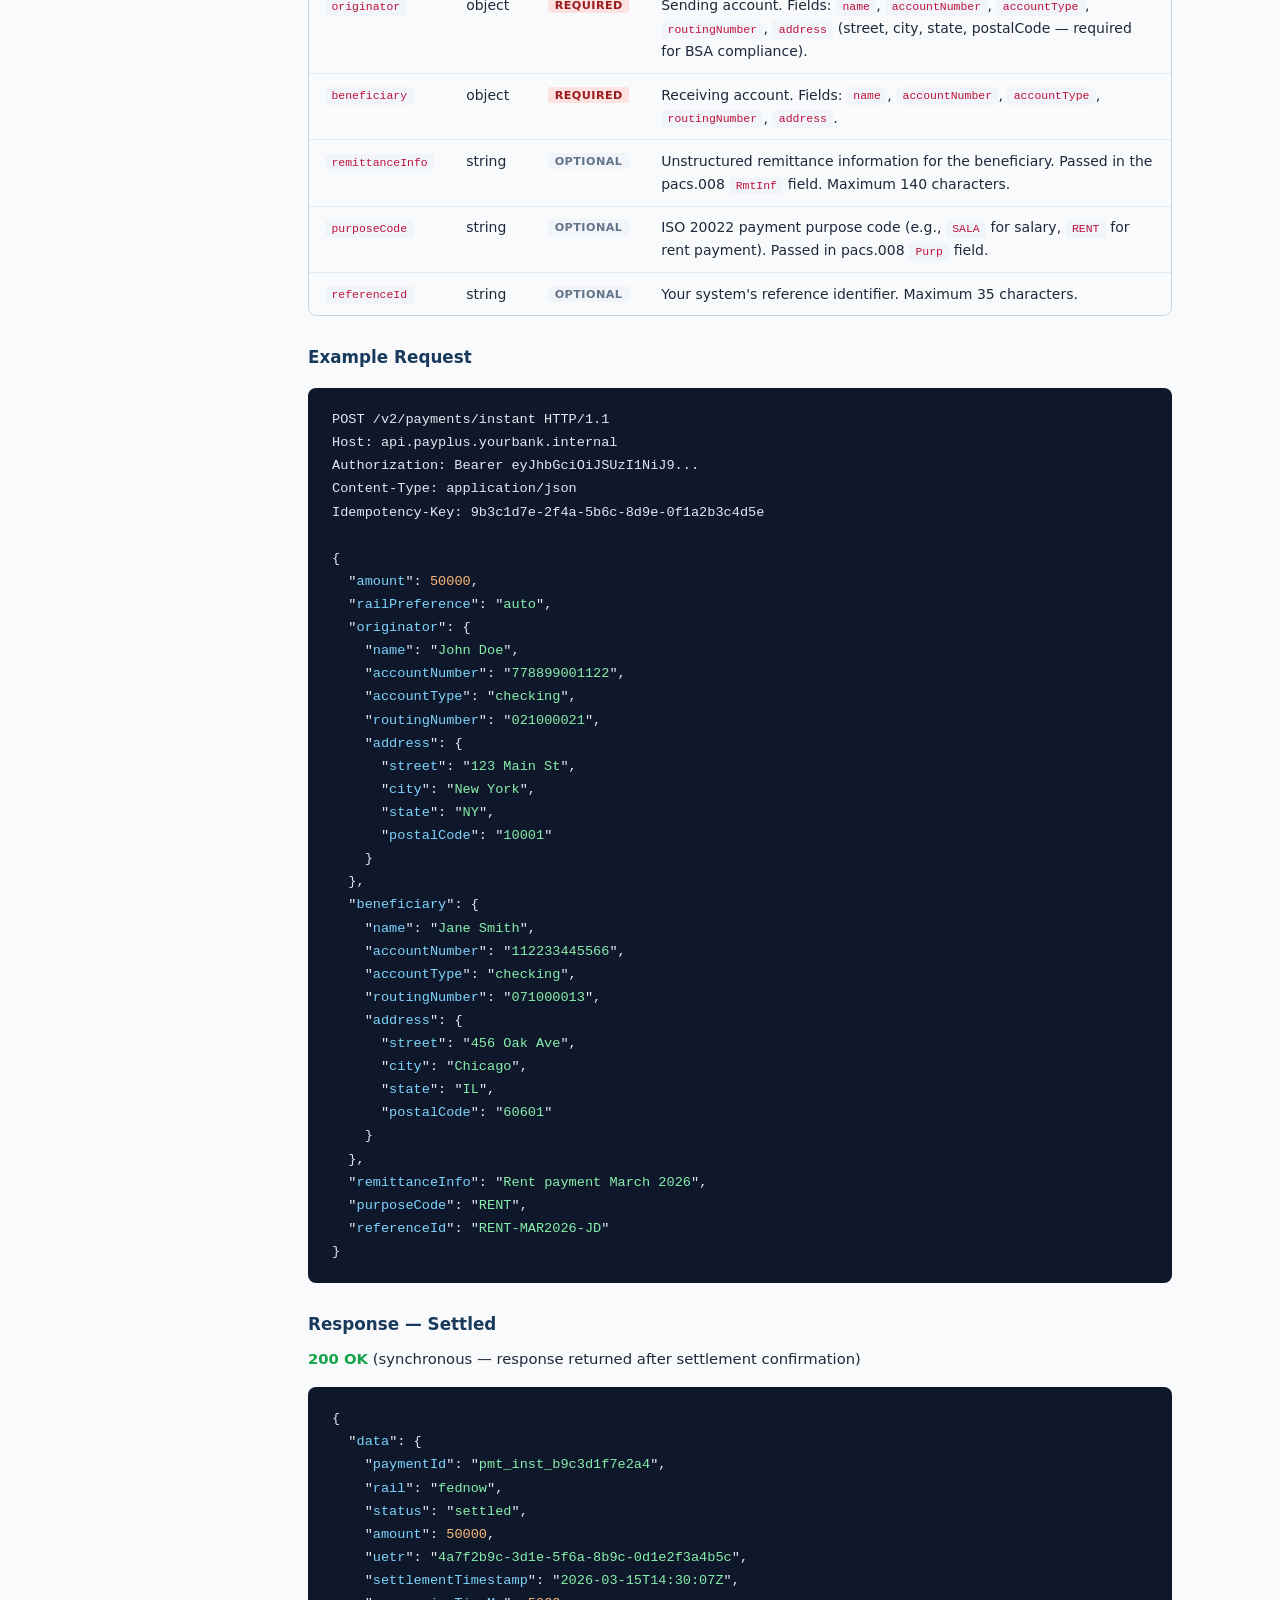
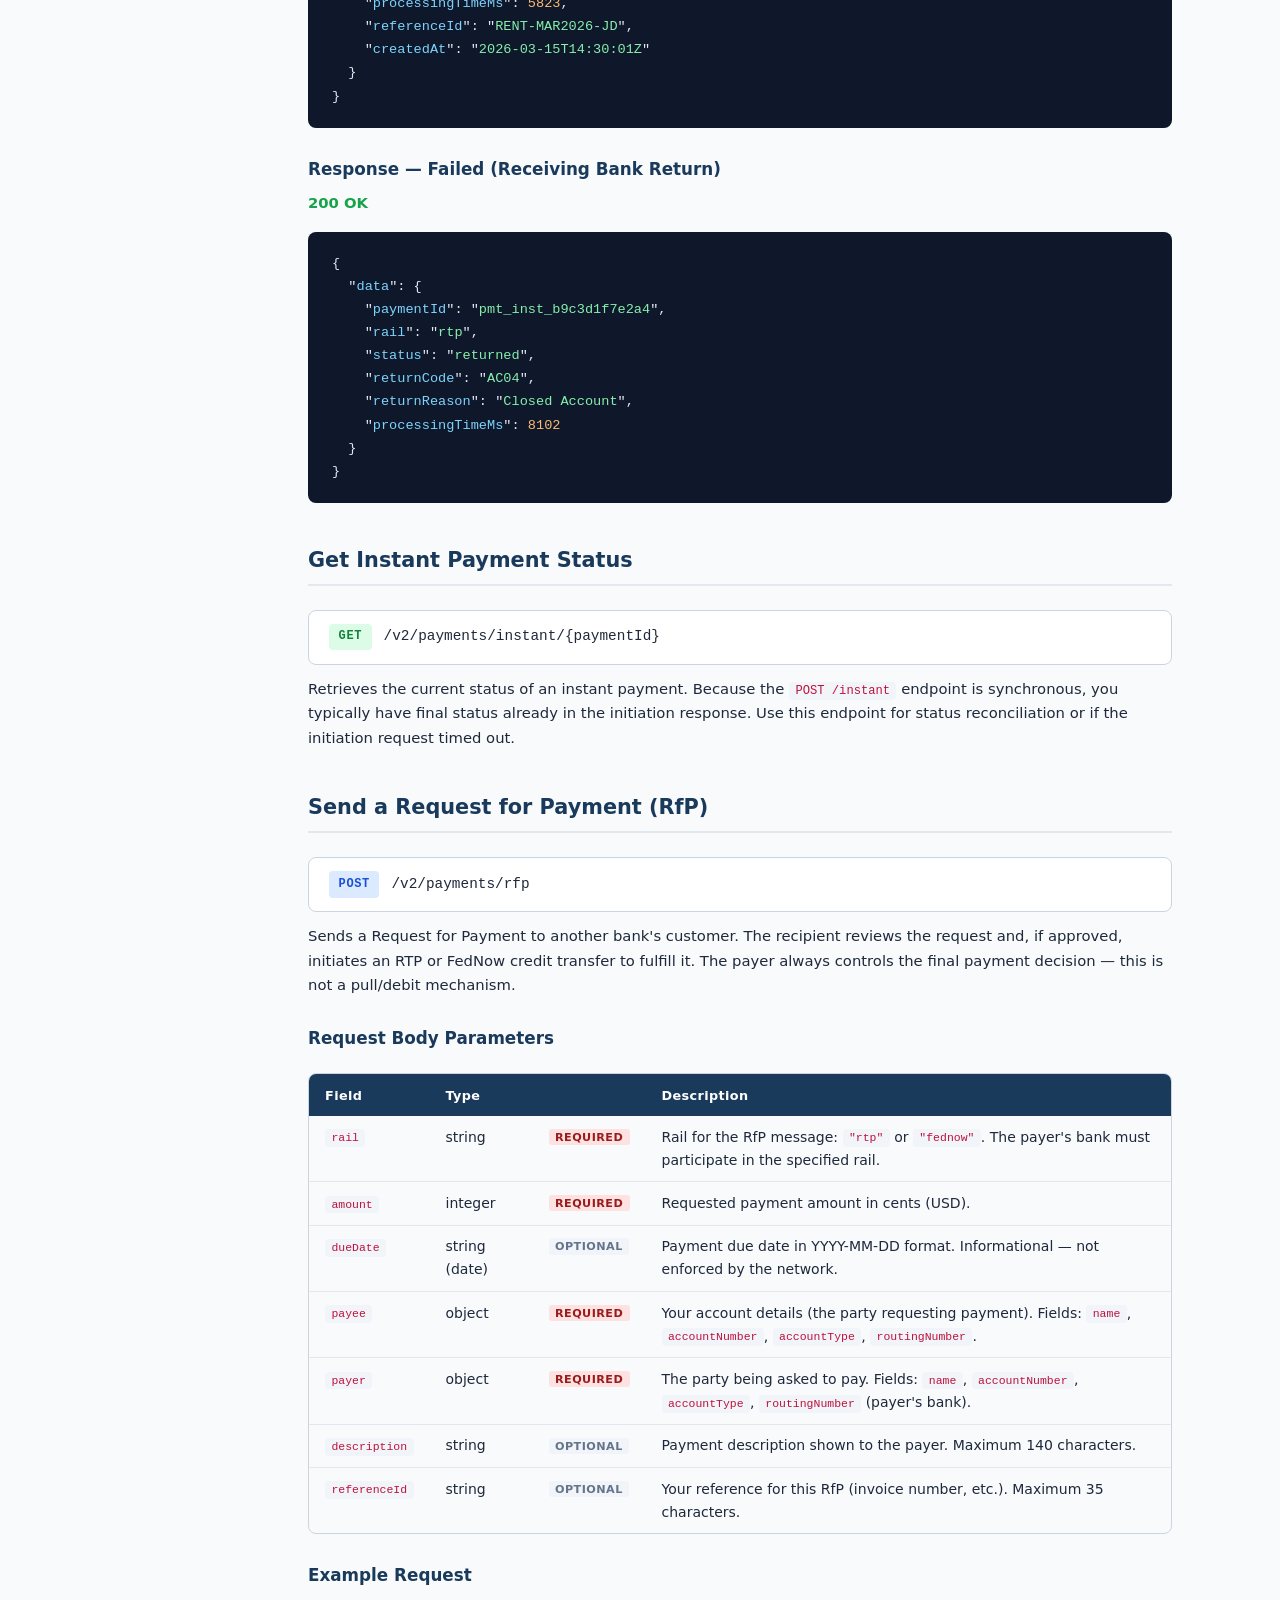
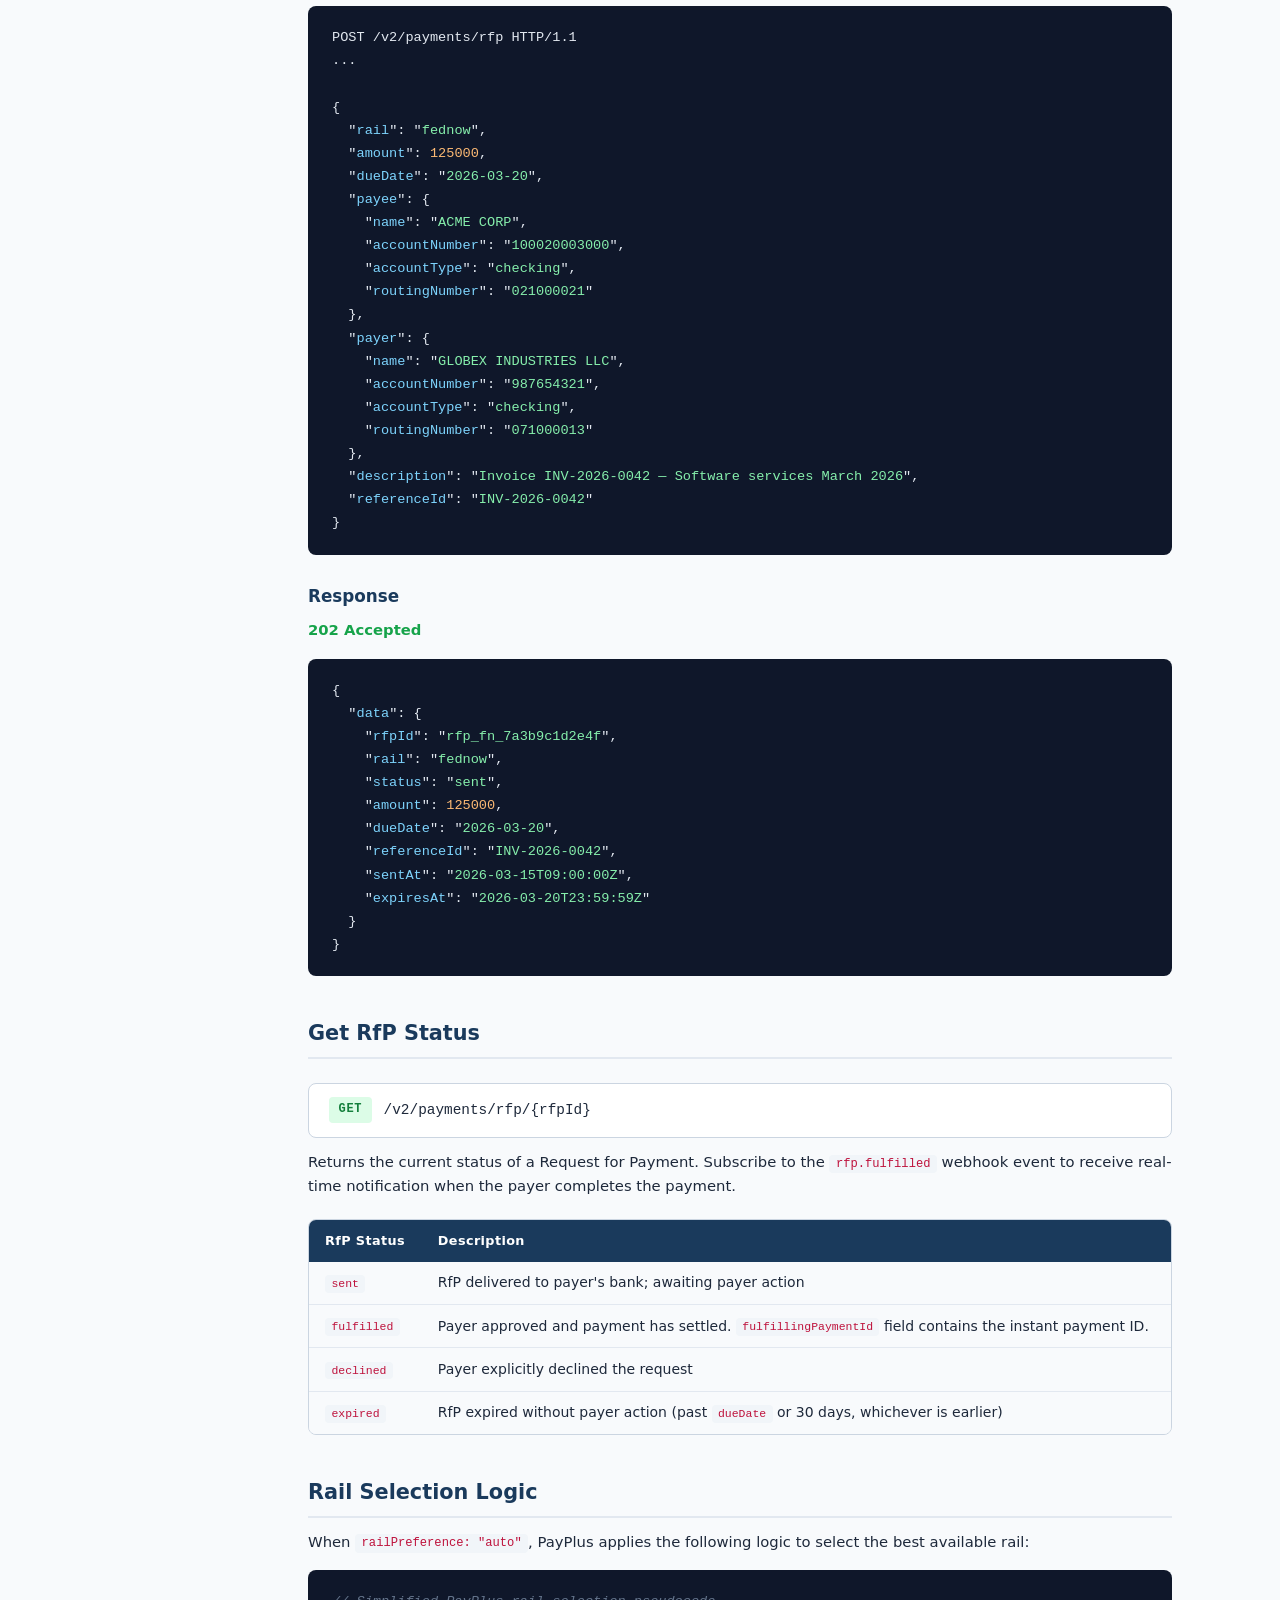
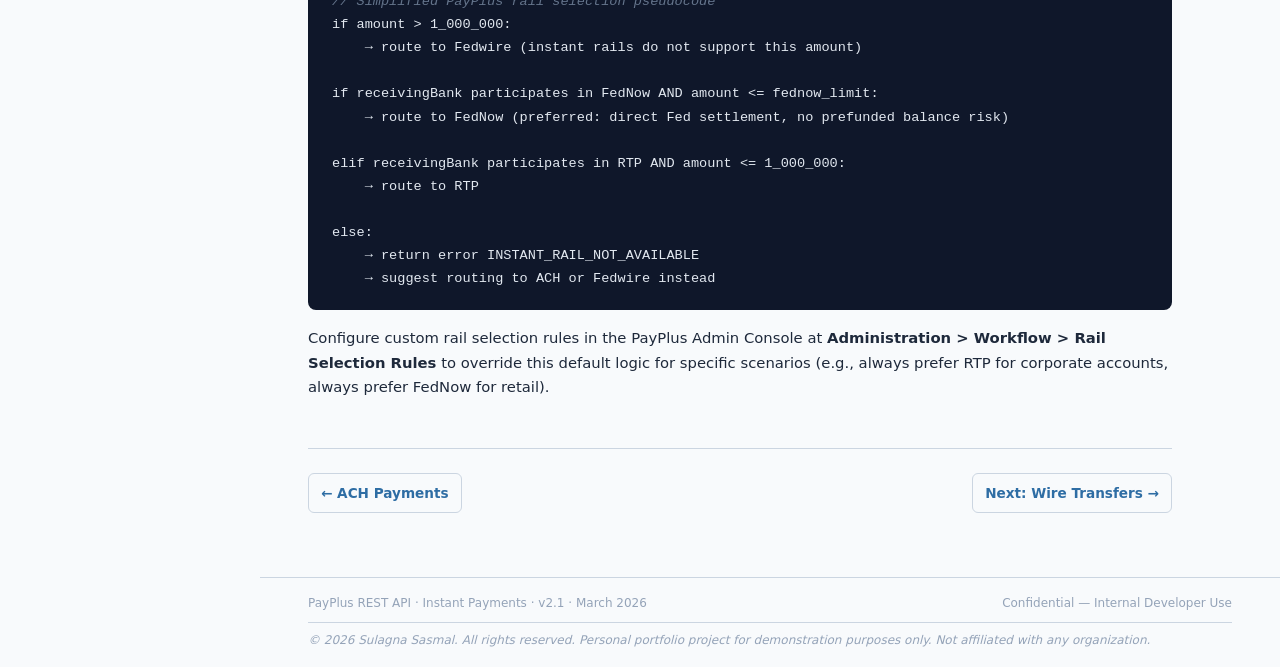
<file: instant.html>
<!DOCTYPE html>
<html lang="en">
<head>
<meta charset="UTF-8">
<meta name="viewport" content="width=device-width, initial-scale=1.0">
<title>Instant Payments — PayPlus REST API</title>
<link rel="stylesheet" href="assets/style.css">
<link rel="icon" href="data:image/svg+xml,<svg xmlns='http://www.w3.org/2000/svg' viewBox='0 0 100 100'><text y='.9em' font-size='90'>💳</text></svg>">
</head>
<body>

<header class="site-header">
  <a class="header-brand" href="index.html">PayPlus REST API <span>· Developer Reference</span></a>
  <div class="header-breadcrumb"><a href="index.html">Home</a> › Instant Payments</div>
  <span class="header-rail-badge">v2.1</span>
</header>

<nav class="sidebar">
  <div class="nav-section">Getting Started</div>
  <a href="index.html">Overview</a>
  <a href="index.html#authentication">Authentication</a>
  <a href="index.html#request-format">Requests &amp; Responses</a>
  <a href="index.html#rate-limiting">Rate Limiting</a>
  <div class="nav-section">API Reference</div>
  <a href="ach.html">ACH Payments</a>
  <a href="instant.html" class="active">Instant Payments (RTP / FedNow)</a>
  <a href="wire.html">Wire Transfers (Fedwire / SWIFT)</a>
  <div class="nav-section">Events</div>
  <a href="webhooks.html">Webhooks</a>
  <div class="nav-section">Reference</div>
  <a href="errors.html">Error Codes</a>
  <div class="nav-section">On This Page</div>
  <a href="#overview">Overview</a>
  <a href="#initiate">Initiate Instant Payment</a>
  <a href="#get-status">Get Payment Status</a>
  <a href="#rfp">Request for Payment (RfP)</a>
  <a href="#get-rfp">Get RfP Status</a>
  <a href="#rail-selection">Rail Selection Logic</a>
</nav>

<main class="main">

  <h1>Instant Payments (RTP / FedNow)</h1>
  <p class="topic-meta">
    <span>Rails: RTP (TCH) · FedNow (Federal Reserve)</span>
    <span>Settlement: Real-time (seconds)</span>
    <span>Reversible: No — irrevocable upon acceptance</span>
  </p>

  <p>
    The instant payments endpoint initiates real-time credit transfers via RTP (The Clearing House) or FedNow (Federal Reserve), 24 hours a day, 7 days a week. PayPlus automatically selects the appropriate rail based on the receiving bank's network participation, or you can specify a rail preference explicitly.
  </p>

  <div class="important">
    <strong>Irrevocability — Design Your Integration Accordingly</strong>
    Instant payments are irrevocable once accepted by the receiving bank. There is no reversal mechanism. If a customer initiates a payment in error, they must contact the beneficiary directly to request a voluntary return. Build confirmation steps into your user flow — never initiate an instant payment without explicit user confirmation of the beneficiary and amount.
  </div>

  <h2 id="overview">Rail Behavior</h2>
  <div class="table-wrap">
    <table>
      <thead><tr><th>Attribute</th><th>RTP (TCH)</th><th>FedNow</th></tr></thead>
      <tbody>
        <tr><td>Max transaction amount</td><td><code>100000000</code> ($1,000,000)</td><td><code>50000000</code> ($500,000) default; <code>100000000</code> for eligible participants</td></tr>
        <tr><td>Settlement</td><td>TCH joint account at FRBNY</td><td>Fed master account (direct)</td></tr>
        <tr><td>Operating hours</td><td>24/7/365</td><td>24/7/365</td></tr>
        <tr><td>Expected response time</td><td>&lt; 10 seconds</td><td>&lt; 20 seconds</td></tr>
        <tr><td>Request for Payment</td><td>Yes (<code>rail: "rtp"</code>)</td><td>Yes (<code>rail: "fednow"</code>)</td></tr>
        <tr><td>NSF returns</td><td>No — payment accepted regardless of receiver balance</td><td>No — same as RTP</td></tr>
      </tbody>
    </table>
  </div>

  <h2 id="initiate">Initiate an Instant Payment</h2>

  <div class="endpoint">
    <span class="method method-post">POST</span>
    <span class="endpoint-url">/v2/payments/instant</span>
  </div>

  <p>Creates a real-time credit transfer. PayPlus performs OFAC screening, submits to the selected rail, and returns a final status (settled or failed) synchronously in the API response — typically within 10–20 seconds.</p>

  <div class="note">
    <strong>Synchronous Response</strong>
    Unlike ACH (which returns immediately with a <code>validated</code> status), the instant payment endpoint is synchronous — it holds the HTTP connection open until the payment is settled or has failed. Your HTTP client must have a timeout of at least 60 seconds for instant payment requests.
  </div>

  <h3>Request Body Parameters</h3>
  <div class="table-wrap">
    <table>
      <thead><tr><th>Field</th><th>Type</th><th></th><th>Description</th></tr></thead>
      <tbody>
        <tr><td><code>amount</code></td><td>integer</td><td><span class="required-badge">Required</span></td><td>Amount in cents (USD). Cannot exceed the rail maximum for the selected or auto-selected rail.</td></tr>
        <tr><td><code>railPreference</code></td><td>string</td><td><span class="optional-badge">Optional</span></td><td>Preferred rail: <code>"rtp"</code>, <code>"fednow"</code>, or <code>"auto"</code> (default). When <code>"auto"</code>, PayPlus applies the configured rail selection logic (see Rail Selection below).</td></tr>
        <tr><td><code>originator</code></td><td>object</td><td><span class="required-badge">Required</span></td><td>Sending account. Fields: <code>name</code>, <code>accountNumber</code>, <code>accountType</code>, <code>routingNumber</code>, <code>address</code> (street, city, state, postalCode — required for BSA compliance).</td></tr>
        <tr><td><code>beneficiary</code></td><td>object</td><td><span class="required-badge">Required</span></td><td>Receiving account. Fields: <code>name</code>, <code>accountNumber</code>, <code>accountType</code>, <code>routingNumber</code>, <code>address</code>.</td></tr>
        <tr><td><code>remittanceInfo</code></td><td>string</td><td><span class="optional-badge">Optional</span></td><td>Unstructured remittance information for the beneficiary. Passed in the pacs.008 <code>RmtInf</code> field. Maximum 140 characters.</td></tr>
        <tr><td><code>purposeCode</code></td><td>string</td><td><span class="optional-badge">Optional</span></td><td>ISO 20022 payment purpose code (e.g., <code>SALA</code> for salary, <code>RENT</code> for rent payment). Passed in pacs.008 <code>Purp</code> field.</td></tr>
        <tr><td><code>referenceId</code></td><td>string</td><td><span class="optional-badge">Optional</span></td><td>Your system's reference identifier. Maximum 35 characters.</td></tr>
      </tbody>
    </table>
  </div>

  <h3>Example Request</h3>
  <pre><code>POST /v2/payments/instant HTTP/1.1
Host: api.payplus.yourbank.internal
Authorization: Bearer eyJhbGciOiJSUzI1NiJ9...
Content-Type: application/json
Idempotency-Key: 9b3c1d7e-2f4a-5b6c-8d9e-0f1a2b3c4d5e

{
  "<span class="json-key">amount</span>": <span class="json-num">50000</span>,
  "<span class="json-key">railPreference</span>": "<span class="json-str">auto</span>",
  "<span class="json-key">originator</span>": {
    "<span class="json-key">name</span>": "<span class="json-str">John Doe</span>",
    "<span class="json-key">accountNumber</span>": "<span class="json-str">778899001122</span>",
    "<span class="json-key">accountType</span>": "<span class="json-str">checking</span>",
    "<span class="json-key">routingNumber</span>": "<span class="json-str">021000021</span>",
    "<span class="json-key">address</span>": {
      "<span class="json-key">street</span>": "<span class="json-str">123 Main St</span>",
      "<span class="json-key">city</span>": "<span class="json-str">New York</span>",
      "<span class="json-key">state</span>": "<span class="json-str">NY</span>",
      "<span class="json-key">postalCode</span>": "<span class="json-str">10001</span>"
    }
  },
  "<span class="json-key">beneficiary</span>": {
    "<span class="json-key">name</span>": "<span class="json-str">Jane Smith</span>",
    "<span class="json-key">accountNumber</span>": "<span class="json-str">112233445566</span>",
    "<span class="json-key">accountType</span>": "<span class="json-str">checking</span>",
    "<span class="json-key">routingNumber</span>": "<span class="json-str">071000013</span>",
    "<span class="json-key">address</span>": {
      "<span class="json-key">street</span>": "<span class="json-str">456 Oak Ave</span>",
      "<span class="json-key">city</span>": "<span class="json-str">Chicago</span>",
      "<span class="json-key">state</span>": "<span class="json-str">IL</span>",
      "<span class="json-key">postalCode</span>": "<span class="json-str">60601</span>"
    }
  },
  "<span class="json-key">remittanceInfo</span>": "<span class="json-str">Rent payment March 2026</span>",
  "<span class="json-key">purposeCode</span>": "<span class="json-str">RENT</span>",
  "<span class="json-key">referenceId</span>": "<span class="json-str">RENT-MAR2026-JD</span>"
}</code></pre>

  <h3>Response — Settled</h3>
  <p><strong><span class="status-2xx">200 OK</span></strong> (synchronous — response returned after settlement confirmation)</p>
  <pre><code>{
  "<span class="json-key">data</span>": {
    "<span class="json-key">paymentId</span>": "<span class="json-str">pmt_inst_b9c3d1f7e2a4</span>",
    "<span class="json-key">rail</span>": "<span class="json-str">fednow</span>",
    "<span class="json-key">status</span>": "<span class="json-str">settled</span>",
    "<span class="json-key">amount</span>": <span class="json-num">50000</span>,
    "<span class="json-key">uetr</span>": "<span class="json-str">4a7f2b9c-3d1e-5f6a-8b9c-0d1e2f3a4b5c</span>",
    "<span class="json-key">settlementTimestamp</span>": "<span class="json-str">2026-03-15T14:30:07Z</span>",
    "<span class="json-key">processingTimeMs</span>": <span class="json-num">5823</span>,
    "<span class="json-key">referenceId</span>": "<span class="json-str">RENT-MAR2026-JD</span>",
    "<span class="json-key">createdAt</span>": "<span class="json-str">2026-03-15T14:30:01Z</span>"
  }
}</code></pre>

  <h3>Response — Failed (Receiving Bank Return)</h3>
  <p><strong><span class="status-2xx">200 OK</span></strong></p>
  <pre><code>{
  "<span class="json-key">data</span>": {
    "<span class="json-key">paymentId</span>": "<span class="json-str">pmt_inst_b9c3d1f7e2a4</span>",
    "<span class="json-key">rail</span>": "<span class="json-str">rtp</span>",
    "<span class="json-key">status</span>": "<span class="json-str">returned</span>",
    "<span class="json-key">returnCode</span>": "<span class="json-str">AC04</span>",
    "<span class="json-key">returnReason</span>": "<span class="json-str">Closed Account</span>",
    "<span class="json-key">processingTimeMs</span>": <span class="json-num">8102</span>
  }
}</code></pre>

  <h2 id="get-status">Get Instant Payment Status</h2>

  <div class="endpoint">
    <span class="method method-get">GET</span>
    <span class="endpoint-url">/v2/payments/instant/{paymentId}</span>
  </div>

  <p>Retrieves the current status of an instant payment. Because the <code>POST /instant</code> endpoint is synchronous, you typically have final status already in the initiation response. Use this endpoint for status reconciliation or if the initiation request timed out.</p>

  <h2 id="rfp">Send a Request for Payment (RfP)</h2>

  <div class="endpoint">
    <span class="method method-post">POST</span>
    <span class="endpoint-url">/v2/payments/rfp</span>
  </div>

  <p>Sends a Request for Payment to another bank's customer. The recipient reviews the request and, if approved, initiates an RTP or FedNow credit transfer to fulfill it. The payer always controls the final payment decision — this is not a pull/debit mechanism.</p>

  <h3>Request Body Parameters</h3>
  <div class="table-wrap">
    <table>
      <thead><tr><th>Field</th><th>Type</th><th></th><th>Description</th></tr></thead>
      <tbody>
        <tr><td><code>rail</code></td><td>string</td><td><span class="required-badge">Required</span></td><td>Rail for the RfP message: <code>"rtp"</code> or <code>"fednow"</code>. The payer's bank must participate in the specified rail.</td></tr>
        <tr><td><code>amount</code></td><td>integer</td><td><span class="required-badge">Required</span></td><td>Requested payment amount in cents (USD).</td></tr>
        <tr><td><code>dueDate</code></td><td>string (date)</td><td><span class="optional-badge">Optional</span></td><td>Payment due date in YYYY-MM-DD format. Informational — not enforced by the network.</td></tr>
        <tr><td><code>payee</code></td><td>object</td><td><span class="required-badge">Required</span></td><td>Your account details (the party requesting payment). Fields: <code>name</code>, <code>accountNumber</code>, <code>accountType</code>, <code>routingNumber</code>.</td></tr>
        <tr><td><code>payer</code></td><td>object</td><td><span class="required-badge">Required</span></td><td>The party being asked to pay. Fields: <code>name</code>, <code>accountNumber</code>, <code>accountType</code>, <code>routingNumber</code> (payer's bank).</td></tr>
        <tr><td><code>description</code></td><td>string</td><td><span class="optional-badge">Optional</span></td><td>Payment description shown to the payer. Maximum 140 characters.</td></tr>
        <tr><td><code>referenceId</code></td><td>string</td><td><span class="optional-badge">Optional</span></td><td>Your reference for this RfP (invoice number, etc.). Maximum 35 characters.</td></tr>
      </tbody>
    </table>
  </div>

  <h3>Example Request</h3>
  <pre><code>POST /v2/payments/rfp HTTP/1.1
...

{
  "<span class="json-key">rail</span>": "<span class="json-str">fednow</span>",
  "<span class="json-key">amount</span>": <span class="json-num">125000</span>,
  "<span class="json-key">dueDate</span>": "<span class="json-str">2026-03-20</span>",
  "<span class="json-key">payee</span>": {
    "<span class="json-key">name</span>": "<span class="json-str">ACME CORP</span>",
    "<span class="json-key">accountNumber</span>": "<span class="json-str">100020003000</span>",
    "<span class="json-key">accountType</span>": "<span class="json-str">checking</span>",
    "<span class="json-key">routingNumber</span>": "<span class="json-str">021000021</span>"
  },
  "<span class="json-key">payer</span>": {
    "<span class="json-key">name</span>": "<span class="json-str">GLOBEX INDUSTRIES LLC</span>",
    "<span class="json-key">accountNumber</span>": "<span class="json-str">987654321</span>",
    "<span class="json-key">accountType</span>": "<span class="json-str">checking</span>",
    "<span class="json-key">routingNumber</span>": "<span class="json-str">071000013</span>"
  },
  "<span class="json-key">description</span>": "<span class="json-str">Invoice INV-2026-0042 — Software services March 2026</span>",
  "<span class="json-key">referenceId</span>": "<span class="json-str">INV-2026-0042</span>"
}</code></pre>

  <h3>Response</h3>
  <p><strong><span class="status-2xx">202 Accepted</span></strong></p>
  <pre><code>{
  "<span class="json-key">data</span>": {
    "<span class="json-key">rfpId</span>": "<span class="json-str">rfp_fn_7a3b9c1d2e4f</span>",
    "<span class="json-key">rail</span>": "<span class="json-str">fednow</span>",
    "<span class="json-key">status</span>": "<span class="json-str">sent</span>",
    "<span class="json-key">amount</span>": <span class="json-num">125000</span>,
    "<span class="json-key">dueDate</span>": "<span class="json-str">2026-03-20</span>",
    "<span class="json-key">referenceId</span>": "<span class="json-str">INV-2026-0042</span>",
    "<span class="json-key">sentAt</span>": "<span class="json-str">2026-03-15T09:00:00Z</span>",
    "<span class="json-key">expiresAt</span>": "<span class="json-str">2026-03-20T23:59:59Z</span>"
  }
}</code></pre>

  <h2 id="get-rfp">Get RfP Status</h2>

  <div class="endpoint">
    <span class="method method-get">GET</span>
    <span class="endpoint-url">/v2/payments/rfp/{rfpId}</span>
  </div>

  <p>Returns the current status of a Request for Payment. Subscribe to the <code>rfp.fulfilled</code> webhook event to receive real-time notification when the payer completes the payment.</p>

  <div class="table-wrap">
    <table>
      <thead><tr><th>RfP Status</th><th>Description</th></tr></thead>
      <tbody>
        <tr><td><code>sent</code></td><td>RfP delivered to payer's bank; awaiting payer action</td></tr>
        <tr><td><code>fulfilled</code></td><td>Payer approved and payment has settled. <code>fulfillingPaymentId</code> field contains the instant payment ID.</td></tr>
        <tr><td><code>declined</code></td><td>Payer explicitly declined the request</td></tr>
        <tr><td><code>expired</code></td><td>RfP expired without payer action (past <code>dueDate</code> or 30 days, whichever is earlier)</td></tr>
      </tbody>
    </table>
  </div>

  <h2 id="rail-selection">Rail Selection Logic</h2>
  <p>When <code>railPreference: "auto"</code>, PayPlus applies the following logic to select the best available rail:</p>

  <pre><code><span class="json-comment">// Simplified PayPlus rail selection pseudocode</span>
if amount &gt; 1_000_000:
    → route to Fedwire (instant rails do not support this amount)

if receivingBank participates in FedNow AND amount &lt;= fednow_limit:
    → route to FedNow (preferred: direct Fed settlement, no prefunded balance risk)

elif receivingBank participates in RTP AND amount &lt;= 1_000_000:
    → route to RTP

else:
    → return error INSTANT_RAIL_NOT_AVAILABLE
    → suggest routing to ACH or Fedwire instead</code></pre>

  <p>Configure custom rail selection rules in the PayPlus Admin Console at <strong>Administration &gt; Workflow &gt; Rail Selection Rules</strong> to override this default logic for specific scenarios (e.g., always prefer RTP for corporate accounts, always prefer FedNow for retail).</p>

  <div class="doc-nav">
    <a href="ach.html">← ACH Payments</a>
    <a href="wire.html">Next: Wire Transfers →</a>
  </div>

</main>

<footer class="site-footer">
  <span>PayPlus REST API · Instant Payments · v2.1 · March 2026</span>
  <span>Confidential — Internal Developer Use</span>
  <span class="copyright">&copy; 2026 Sulagna Sasmal. All rights reserved. Personal portfolio project for demonstration purposes only. Not affiliated with any organization.</span>
</footer>

</body>
</html>
</file>
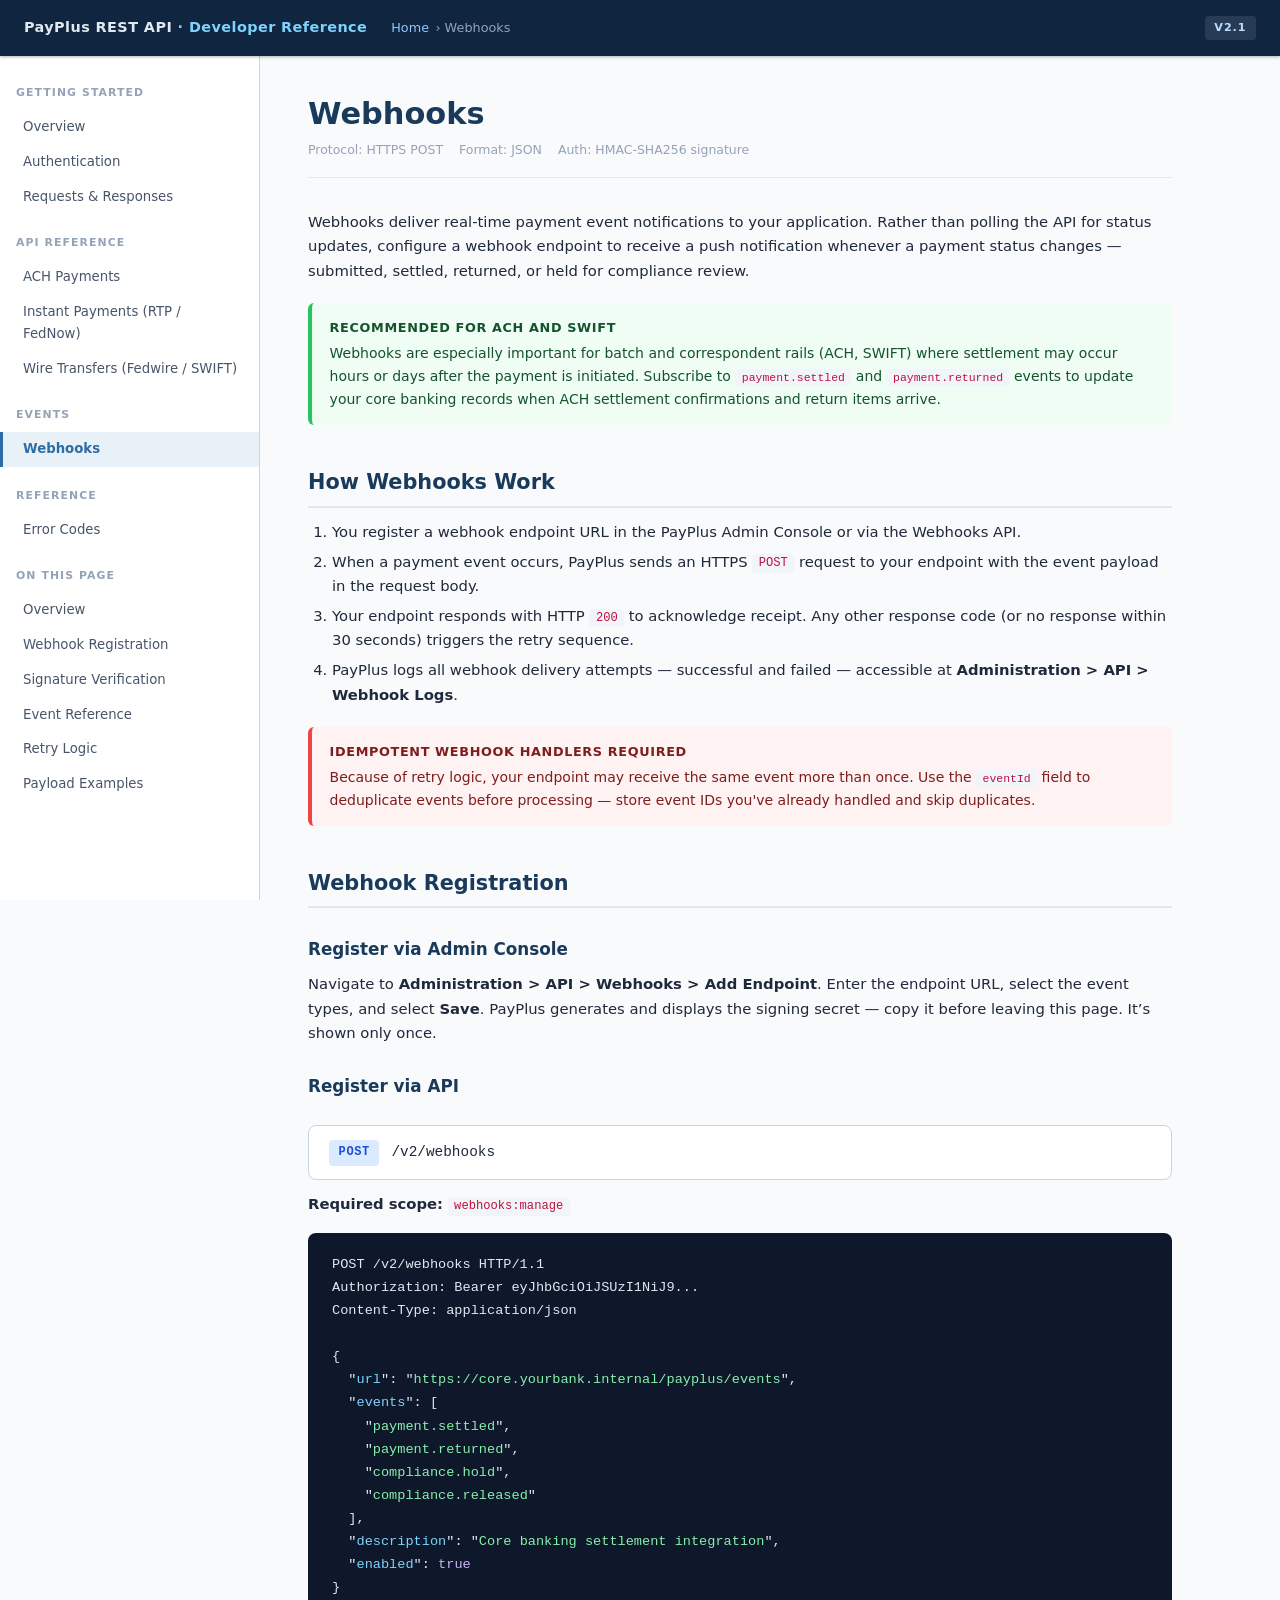
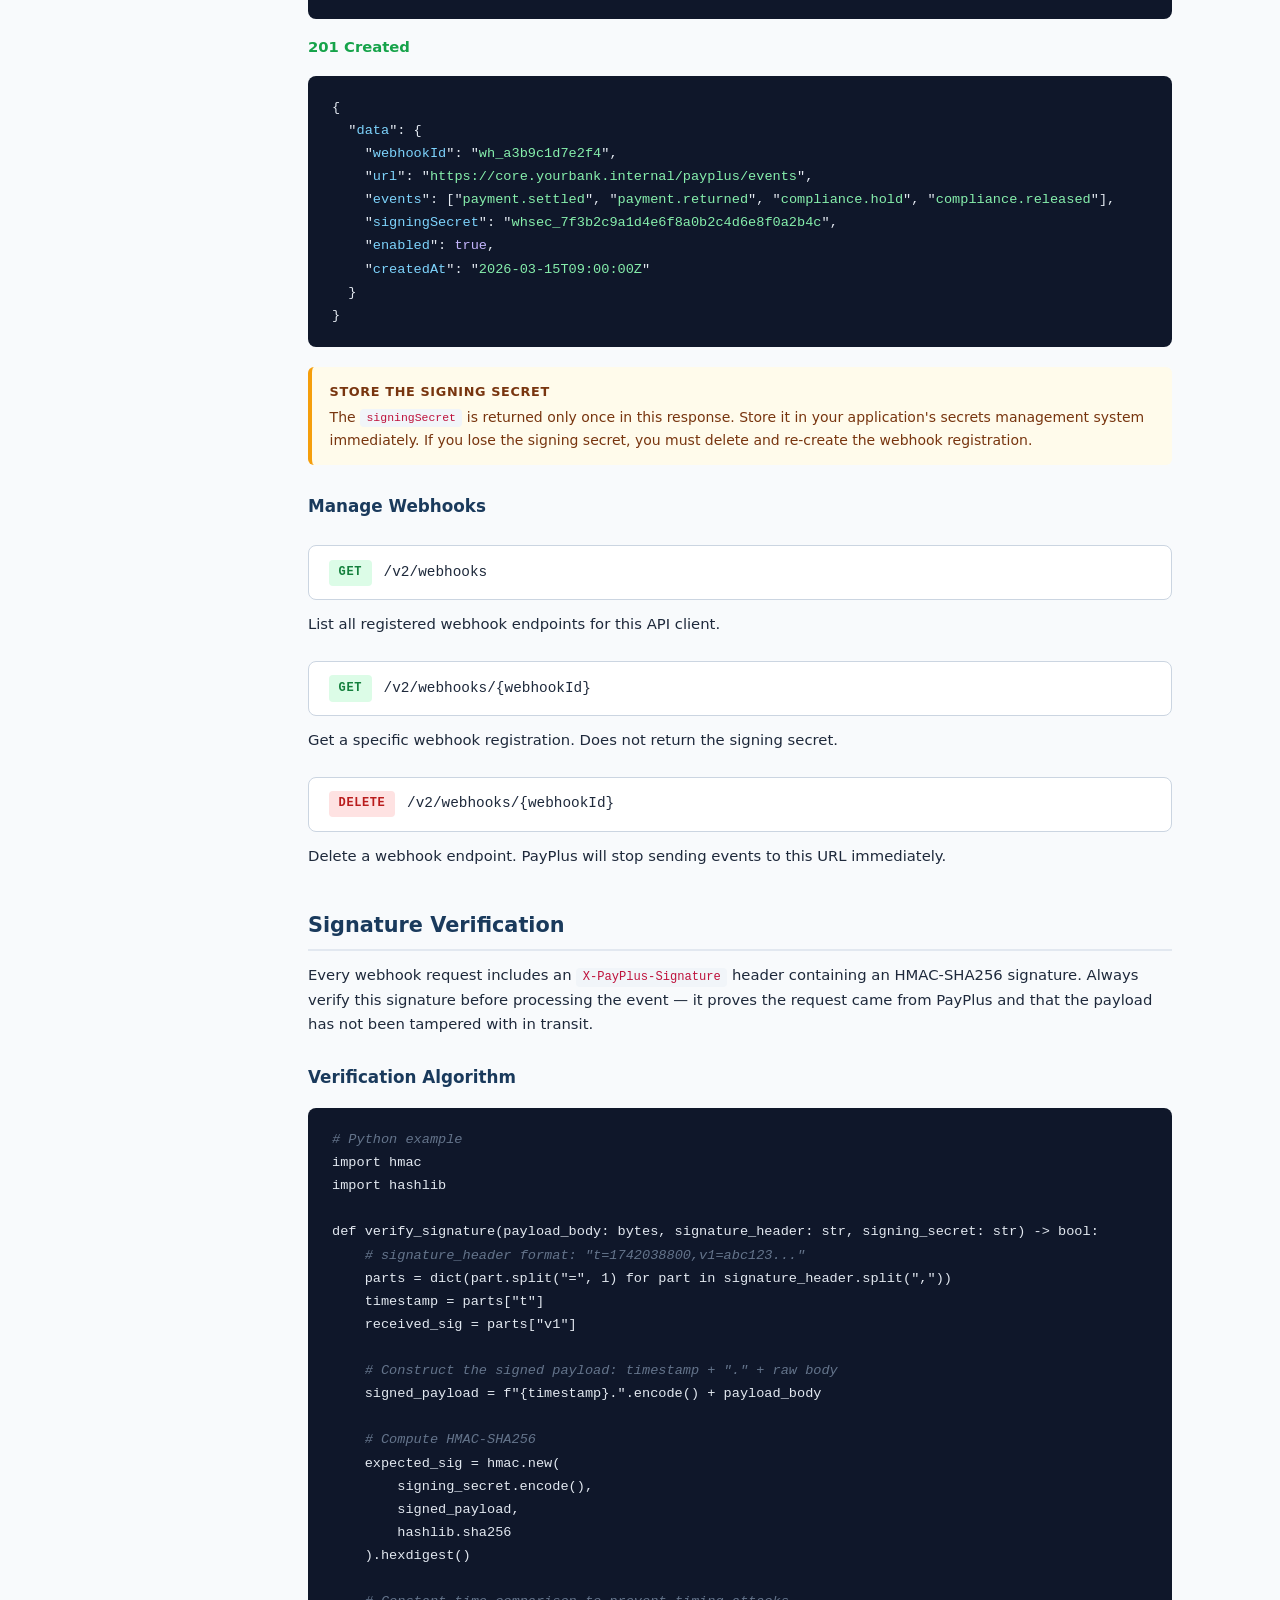
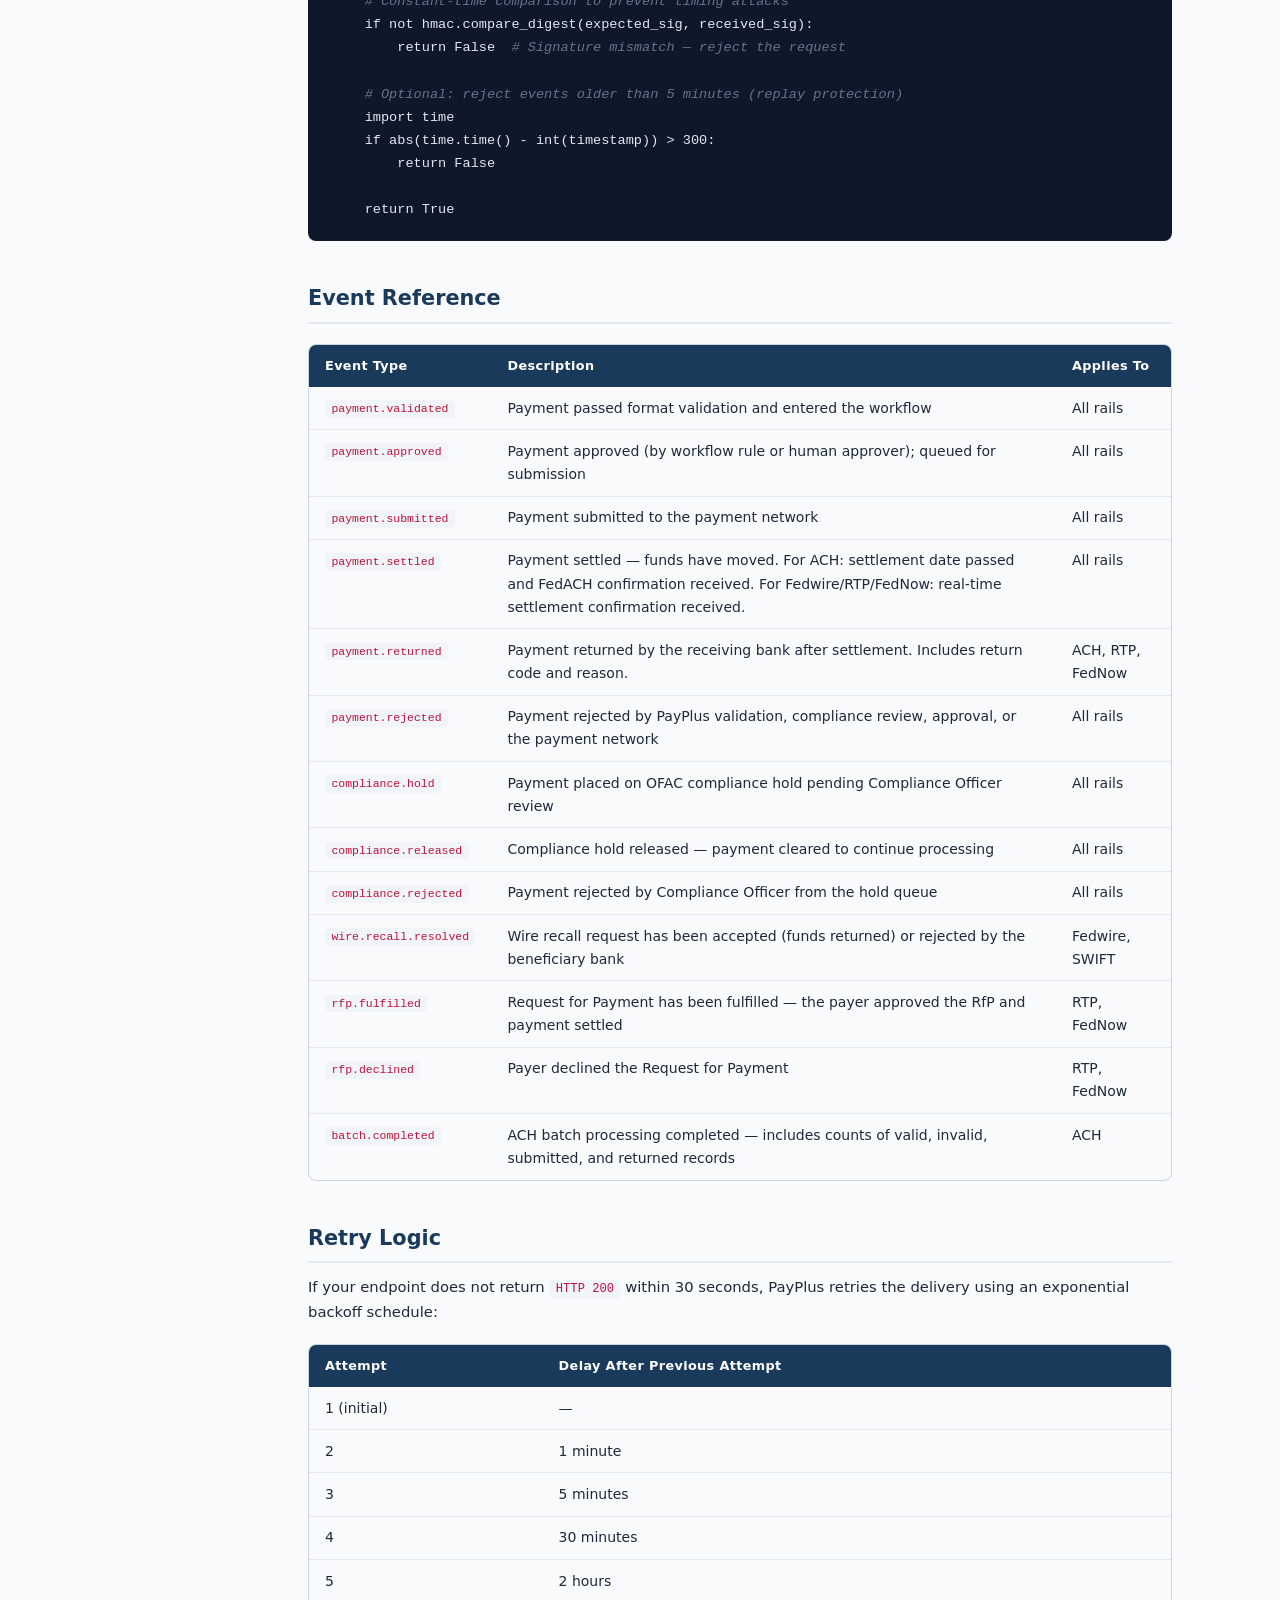
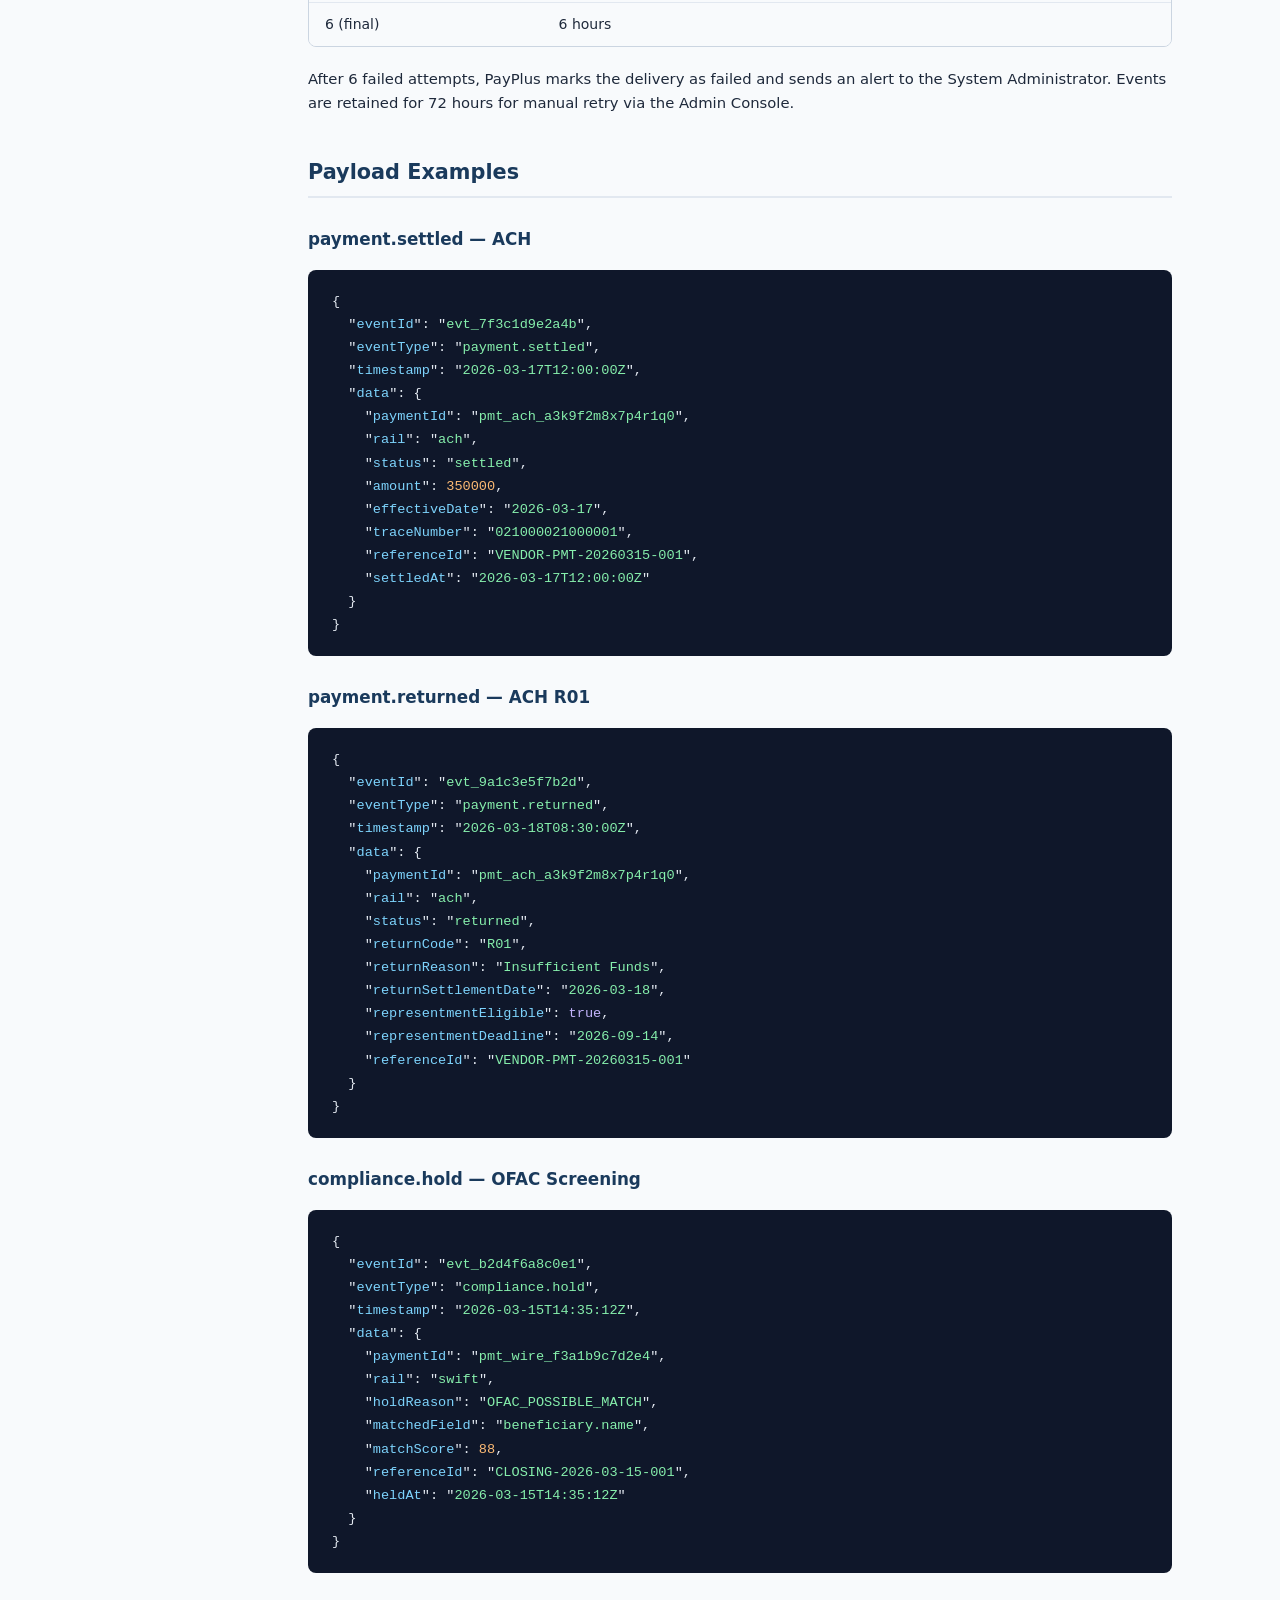
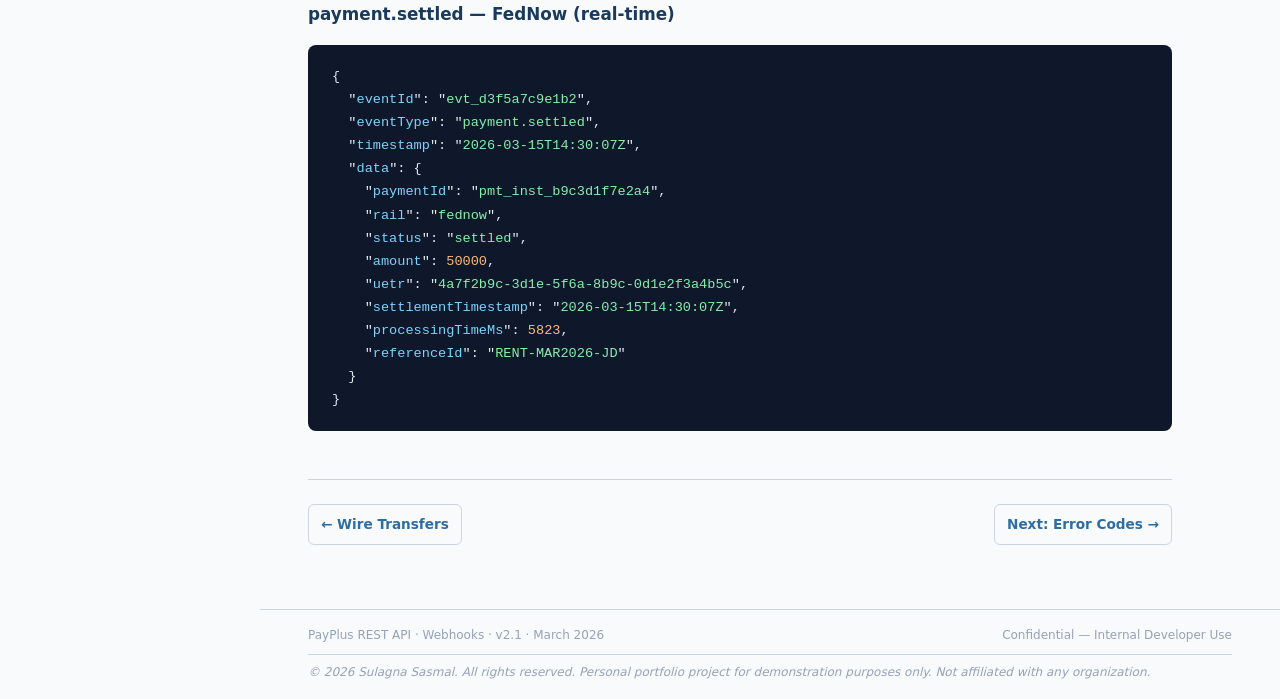
<file: webhooks.html>
<!DOCTYPE html>
<html lang="en">
<head>
<meta charset="UTF-8">
<meta name="viewport" content="width=device-width, initial-scale=1.0">
<title>Webhooks — PayPlus REST API</title>
<link rel="stylesheet" href="assets/style.css">
<link rel="icon" href="data:image/svg+xml,<svg xmlns='http://www.w3.org/2000/svg' viewBox='0 0 100 100'><text y='.9em' font-size='90'>💳</text></svg>">
</head>
<body>

<header class="site-header">
  <a class="header-brand" href="index.html">PayPlus REST API <span>· Developer Reference</span></a>
  <div class="header-breadcrumb"><a href="index.html">Home</a> › Webhooks</div>
  <span class="header-rail-badge">v2.1</span>
</header>

<nav class="sidebar">
  <div class="nav-section">Getting Started</div>
  <a href="index.html">Overview</a>
  <a href="index.html#authentication">Authentication</a>
  <a href="index.html#request-format">Requests &amp; Responses</a>
  <div class="nav-section">API Reference</div>
  <a href="ach.html">ACH Payments</a>
  <a href="instant.html">Instant Payments (RTP / FedNow)</a>
  <a href="wire.html">Wire Transfers (Fedwire / SWIFT)</a>
  <div class="nav-section">Events</div>
  <a href="webhooks.html" class="active">Webhooks</a>
  <div class="nav-section">Reference</div>
  <a href="errors.html">Error Codes</a>
  <div class="nav-section">On This Page</div>
  <a href="#overview">Overview</a>
  <a href="#registration">Webhook Registration</a>
  <a href="#security">Signature Verification</a>
  <a href="#events">Event Reference</a>
  <a href="#retry">Retry Logic</a>
  <a href="#payloads">Payload Examples</a>
</nav>

<main class="main">

  <h1>Webhooks</h1>
  <p class="topic-meta">
    <span>Protocol: HTTPS POST</span>
    <span>Format: JSON</span>
    <span>Auth: HMAC-SHA256 signature</span>
  </p>

  <p>
    Webhooks deliver real-time payment event notifications to your application. Rather than polling the API for status updates, configure a webhook endpoint to receive a push notification whenever a payment status changes — submitted, settled, returned, or held for compliance review.
  </p>

  <div class="tip">
    <strong>Recommended for ACH and SWIFT</strong>
    Webhooks are especially important for batch and correspondent rails (ACH, SWIFT) where settlement may occur hours or days after the payment is initiated. Subscribe to <code>payment.settled</code> and <code>payment.returned</code> events to update your core banking records when ACH settlement confirmations and return items arrive.
  </div>

  <h2 id="overview">How Webhooks Work</h2>
  <ol>
    <li>You register a webhook endpoint URL in the PayPlus Admin Console or via the Webhooks API.</li>
    <li>When a payment event occurs, PayPlus sends an HTTPS <code>POST</code> request to your endpoint with the event payload in the request body.</li>
    <li>Your endpoint responds with HTTP <code>200</code> to acknowledge receipt. Any other response code (or no response within 30 seconds) triggers the retry sequence.</li>
    <li>PayPlus logs all webhook delivery attempts — successful and failed — accessible at <strong>Administration &gt; API &gt; Webhook Logs</strong>.</li>
  </ol>

  <div class="important">
    <strong>Idempotent Webhook Handlers Required</strong>
    Because of retry logic, your endpoint may receive the same event more than once. Use the <code>eventId</code> field to deduplicate events before processing — store event IDs you've already handled and skip duplicates.
  </div>

  <h2 id="registration">Webhook Registration</h2>

  <h3>Register via Admin Console</h3>
  <p>Navigate to <strong>Administration &gt; API &gt; Webhooks &gt; Add Endpoint</strong>. Enter the endpoint URL, select the event types, and select <strong>Save</strong>. PayPlus generates and displays the signing secret — copy it before leaving this page. It’s shown only once.</p>

  <h3>Register via API</h3>

  <div class="endpoint">
    <span class="method method-post">POST</span>
    <span class="endpoint-url">/v2/webhooks</span>
  </div>

  <p><strong>Required scope:</strong> <code>webhooks:manage</code></p>

  <pre><code>POST /v2/webhooks HTTP/1.1
Authorization: Bearer eyJhbGciOiJSUzI1NiJ9...
Content-Type: application/json

{
  "<span class="json-key">url</span>": "<span class="json-str">https://core.yourbank.internal/payplus/events</span>",
  "<span class="json-key">events</span>": [
    "<span class="json-str">payment.settled</span>",
    "<span class="json-str">payment.returned</span>",
    "<span class="json-str">compliance.hold</span>",
    "<span class="json-str">compliance.released</span>"
  ],
  "<span class="json-key">description</span>": "<span class="json-str">Core banking settlement integration</span>",
  "<span class="json-key">enabled</span>": <span class="json-bool">true</span>
}</code></pre>

  <p><strong><span class="status-2xx">201 Created</span></strong></p>
  <pre><code>{
  "<span class="json-key">data</span>": {
    "<span class="json-key">webhookId</span>": "<span class="json-str">wh_a3b9c1d7e2f4</span>",
    "<span class="json-key">url</span>": "<span class="json-str">https://core.yourbank.internal/payplus/events</span>",
    "<span class="json-key">events</span>": ["<span class="json-str">payment.settled</span>", "<span class="json-str">payment.returned</span>", "<span class="json-str">compliance.hold</span>", "<span class="json-str">compliance.released</span>"],
    "<span class="json-key">signingSecret</span>": "<span class="json-str">whsec_7f3b2c9a1d4e6f8a0b2c4d6e8f0a2b4c</span>",
    "<span class="json-key">enabled</span>": <span class="json-bool">true</span>,
    "<span class="json-key">createdAt</span>": "<span class="json-str">2026-03-15T09:00:00Z</span>"
  }
}</code></pre>

  <div class="warning">
    <strong>Store the Signing Secret</strong>
    The <code>signingSecret</code> is returned only once in this response. Store it in your application's secrets management system immediately. If you lose the signing secret, you must delete and re-create the webhook registration.
  </div>

  <h3>Manage Webhooks</h3>

  <div class="endpoint">
    <span class="method method-get">GET</span>
    <span class="endpoint-url">/v2/webhooks</span>
  </div>
  <p style="margin-top:0.25rem;margin-bottom:1.5rem;">List all registered webhook endpoints for this API client.</p>

  <div class="endpoint">
    <span class="method method-get">GET</span>
    <span class="endpoint-url">/v2/webhooks/{webhookId}</span>
  </div>
  <p style="margin-top:0.25rem;margin-bottom:1.5rem;">Get a specific webhook registration. Does not return the signing secret.</p>

  <div class="endpoint">
    <span class="method method-delete">DELETE</span>
    <span class="endpoint-url">/v2/webhooks/{webhookId}</span>
  </div>
  <p style="margin-top:0.25rem;margin-bottom:1.5rem;">Delete a webhook endpoint. PayPlus will stop sending events to this URL immediately.</p>

  <h2 id="security">Signature Verification</h2>
  <p>
    Every webhook request includes an <code>X-PayPlus-Signature</code> header containing an HMAC-SHA256 signature. Always verify this signature before processing the event — it proves the request came from PayPlus and that the payload has not been tampered with in transit.
  </p>

  <h3>Verification Algorithm</h3>
  <pre><code><span class="json-comment"># Python example</span>
import hmac
import hashlib

def verify_signature(payload_body: bytes, signature_header: str, signing_secret: str) -&gt; bool:
    <span class="json-comment"># signature_header format: "t=1742038800,v1=abc123..."</span>
    parts = dict(part.split("=", 1) for part in signature_header.split(","))
    timestamp = parts["t"]
    received_sig = parts["v1"]

    <span class="json-comment"># Construct the signed payload: timestamp + "." + raw body</span>
    signed_payload = f"{timestamp}.".encode() + payload_body

    <span class="json-comment"># Compute HMAC-SHA256</span>
    expected_sig = hmac.new(
        signing_secret.encode(),
        signed_payload,
        hashlib.sha256
    ).hexdigest()

    <span class="json-comment"># Constant-time comparison to prevent timing attacks</span>
    if not hmac.compare_digest(expected_sig, received_sig):
        return False  <span class="json-comment"># Signature mismatch — reject the request</span>

    <span class="json-comment"># Optional: reject events older than 5 minutes (replay protection)</span>
    import time
    if abs(time.time() - int(timestamp)) &gt; 300:
        return False

    return True</code></pre>

  <h2 id="events">Event Reference</h2>

  <div class="table-wrap">
    <table>
      <thead><tr><th>Event Type</th><th>Description</th><th>Applies To</th></tr></thead>
      <tbody>
        <tr><td><code>payment.validated</code></td><td>Payment passed format validation and entered the workflow</td><td>All rails</td></tr>
        <tr><td><code>payment.approved</code></td><td>Payment approved (by workflow rule or human approver); queued for submission</td><td>All rails</td></tr>
        <tr><td><code>payment.submitted</code></td><td>Payment submitted to the payment network</td><td>All rails</td></tr>
        <tr><td><code>payment.settled</code></td><td>Payment settled — funds have moved. For ACH: settlement date passed and FedACH confirmation received. For Fedwire/RTP/FedNow: real-time settlement confirmation received.</td><td>All rails</td></tr>
        <tr><td><code>payment.returned</code></td><td>Payment returned by the receiving bank after settlement. Includes return code and reason.</td><td>ACH, RTP, FedNow</td></tr>
        <tr><td><code>payment.rejected</code></td><td>Payment rejected by PayPlus validation, compliance review, approval, or the payment network</td><td>All rails</td></tr>
        <tr><td><code>compliance.hold</code></td><td>Payment placed on OFAC compliance hold pending Compliance Officer review</td><td>All rails</td></tr>
        <tr><td><code>compliance.released</code></td><td>Compliance hold released — payment cleared to continue processing</td><td>All rails</td></tr>
        <tr><td><code>compliance.rejected</code></td><td>Payment rejected by Compliance Officer from the hold queue</td><td>All rails</td></tr>
        <tr><td><code>wire.recall.resolved</code></td><td>Wire recall request has been accepted (funds returned) or rejected by the beneficiary bank</td><td>Fedwire, SWIFT</td></tr>
        <tr><td><code>rfp.fulfilled</code></td><td>Request for Payment has been fulfilled — the payer approved the RfP and payment settled</td><td>RTP, FedNow</td></tr>
        <tr><td><code>rfp.declined</code></td><td>Payer declined the Request for Payment</td><td>RTP, FedNow</td></tr>
        <tr><td><code>batch.completed</code></td><td>ACH batch processing completed — includes counts of valid, invalid, submitted, and returned records</td><td>ACH</td></tr>
      </tbody>
    </table>
  </div>

  <h2 id="retry">Retry Logic</h2>
  <p>
    If your endpoint does not return <code>HTTP 200</code> within 30 seconds, PayPlus retries the delivery using an exponential backoff schedule:
  </p>
  <div class="table-wrap">
    <table>
      <thead><tr><th>Attempt</th><th>Delay After Previous Attempt</th></tr></thead>
      <tbody>
        <tr><td>1 (initial)</td><td>—</td></tr>
        <tr><td>2</td><td>1 minute</td></tr>
        <tr><td>3</td><td>5 minutes</td></tr>
        <tr><td>4</td><td>30 minutes</td></tr>
        <tr><td>5</td><td>2 hours</td></tr>
        <tr><td>6 (final)</td><td>6 hours</td></tr>
      </tbody>
    </table>
  </div>
  <p>
    After 6 failed attempts, PayPlus marks the delivery as failed and sends an alert to the System Administrator. Events are retained for 72 hours for manual retry via the Admin Console.
  </p>

  <h2 id="payloads">Payload Examples</h2>

  <h3>payment.settled — ACH</h3>
  <pre><code>{
  "<span class="json-key">eventId</span>": "<span class="json-str">evt_7f3c1d9e2a4b</span>",
  "<span class="json-key">eventType</span>": "<span class="json-str">payment.settled</span>",
  "<span class="json-key">timestamp</span>": "<span class="json-str">2026-03-17T12:00:00Z</span>",
  "<span class="json-key">data</span>": {
    "<span class="json-key">paymentId</span>": "<span class="json-str">pmt_ach_a3k9f2m8x7p4r1q0</span>",
    "<span class="json-key">rail</span>": "<span class="json-str">ach</span>",
    "<span class="json-key">status</span>": "<span class="json-str">settled</span>",
    "<span class="json-key">amount</span>": <span class="json-num">350000</span>,
    "<span class="json-key">effectiveDate</span>": "<span class="json-str">2026-03-17</span>",
    "<span class="json-key">traceNumber</span>": "<span class="json-str">021000021000001</span>",
    "<span class="json-key">referenceId</span>": "<span class="json-str">VENDOR-PMT-20260315-001</span>",
    "<span class="json-key">settledAt</span>": "<span class="json-str">2026-03-17T12:00:00Z</span>"
  }
}</code></pre>

  <h3>payment.returned — ACH R01</h3>
  <pre><code>{
  "<span class="json-key">eventId</span>": "<span class="json-str">evt_9a1c3e5f7b2d</span>",
  "<span class="json-key">eventType</span>": "<span class="json-str">payment.returned</span>",
  "<span class="json-key">timestamp</span>": "<span class="json-str">2026-03-18T08:30:00Z</span>",
  "<span class="json-key">data</span>": {
    "<span class="json-key">paymentId</span>": "<span class="json-str">pmt_ach_a3k9f2m8x7p4r1q0</span>",
    "<span class="json-key">rail</span>": "<span class="json-str">ach</span>",
    "<span class="json-key">status</span>": "<span class="json-str">returned</span>",
    "<span class="json-key">returnCode</span>": "<span class="json-str">R01</span>",
    "<span class="json-key">returnReason</span>": "<span class="json-str">Insufficient Funds</span>",
    "<span class="json-key">returnSettlementDate</span>": "<span class="json-str">2026-03-18</span>",
    "<span class="json-key">representmentEligible</span>": <span class="json-bool">true</span>,
    "<span class="json-key">representmentDeadline</span>": "<span class="json-str">2026-09-14</span>",
    "<span class="json-key">referenceId</span>": "<span class="json-str">VENDOR-PMT-20260315-001</span>"
  }
}</code></pre>

  <h3>compliance.hold — OFAC Screening</h3>
  <pre><code>{
  "<span class="json-key">eventId</span>": "<span class="json-str">evt_b2d4f6a8c0e1</span>",
  "<span class="json-key">eventType</span>": "<span class="json-str">compliance.hold</span>",
  "<span class="json-key">timestamp</span>": "<span class="json-str">2026-03-15T14:35:12Z</span>",
  "<span class="json-key">data</span>": {
    "<span class="json-key">paymentId</span>": "<span class="json-str">pmt_wire_f3a1b9c7d2e4</span>",
    "<span class="json-key">rail</span>": "<span class="json-str">swift</span>",
    "<span class="json-key">holdReason</span>": "<span class="json-str">OFAC_POSSIBLE_MATCH</span>",
    "<span class="json-key">matchedField</span>": "<span class="json-str">beneficiary.name</span>",
    "<span class="json-key">matchScore</span>": <span class="json-num">88</span>,
    "<span class="json-key">referenceId</span>": "<span class="json-str">CLOSING-2026-03-15-001</span>",
    "<span class="json-key">heldAt</span>": "<span class="json-str">2026-03-15T14:35:12Z</span>"
  }
}</code></pre>

  <h3>payment.settled — FedNow (real-time)</h3>
  <pre><code>{
  "<span class="json-key">eventId</span>": "<span class="json-str">evt_d3f5a7c9e1b2</span>",
  "<span class="json-key">eventType</span>": "<span class="json-str">payment.settled</span>",
  "<span class="json-key">timestamp</span>": "<span class="json-str">2026-03-15T14:30:07Z</span>",
  "<span class="json-key">data</span>": {
    "<span class="json-key">paymentId</span>": "<span class="json-str">pmt_inst_b9c3d1f7e2a4</span>",
    "<span class="json-key">rail</span>": "<span class="json-str">fednow</span>",
    "<span class="json-key">status</span>": "<span class="json-str">settled</span>",
    "<span class="json-key">amount</span>": <span class="json-num">50000</span>,
    "<span class="json-key">uetr</span>": "<span class="json-str">4a7f2b9c-3d1e-5f6a-8b9c-0d1e2f3a4b5c</span>",
    "<span class="json-key">settlementTimestamp</span>": "<span class="json-str">2026-03-15T14:30:07Z</span>",
    "<span class="json-key">processingTimeMs</span>": <span class="json-num">5823</span>,
    "<span class="json-key">referenceId</span>": "<span class="json-str">RENT-MAR2026-JD</span>"
  }
}</code></pre>

  <div class="doc-nav">
    <a href="wire.html">← Wire Transfers</a>
    <a href="errors.html">Next: Error Codes →</a>
  </div>

</main>

<footer class="site-footer">
  <span>PayPlus REST API · Webhooks · v2.1 · March 2026</span>
  <span>Confidential — Internal Developer Use</span>
  <span class="copyright">&copy; 2026 Sulagna Sasmal. All rights reserved. Personal portfolio project for demonstration purposes only. Not affiliated with any organization.</span>
</footer>

</body>
</html>
</file>
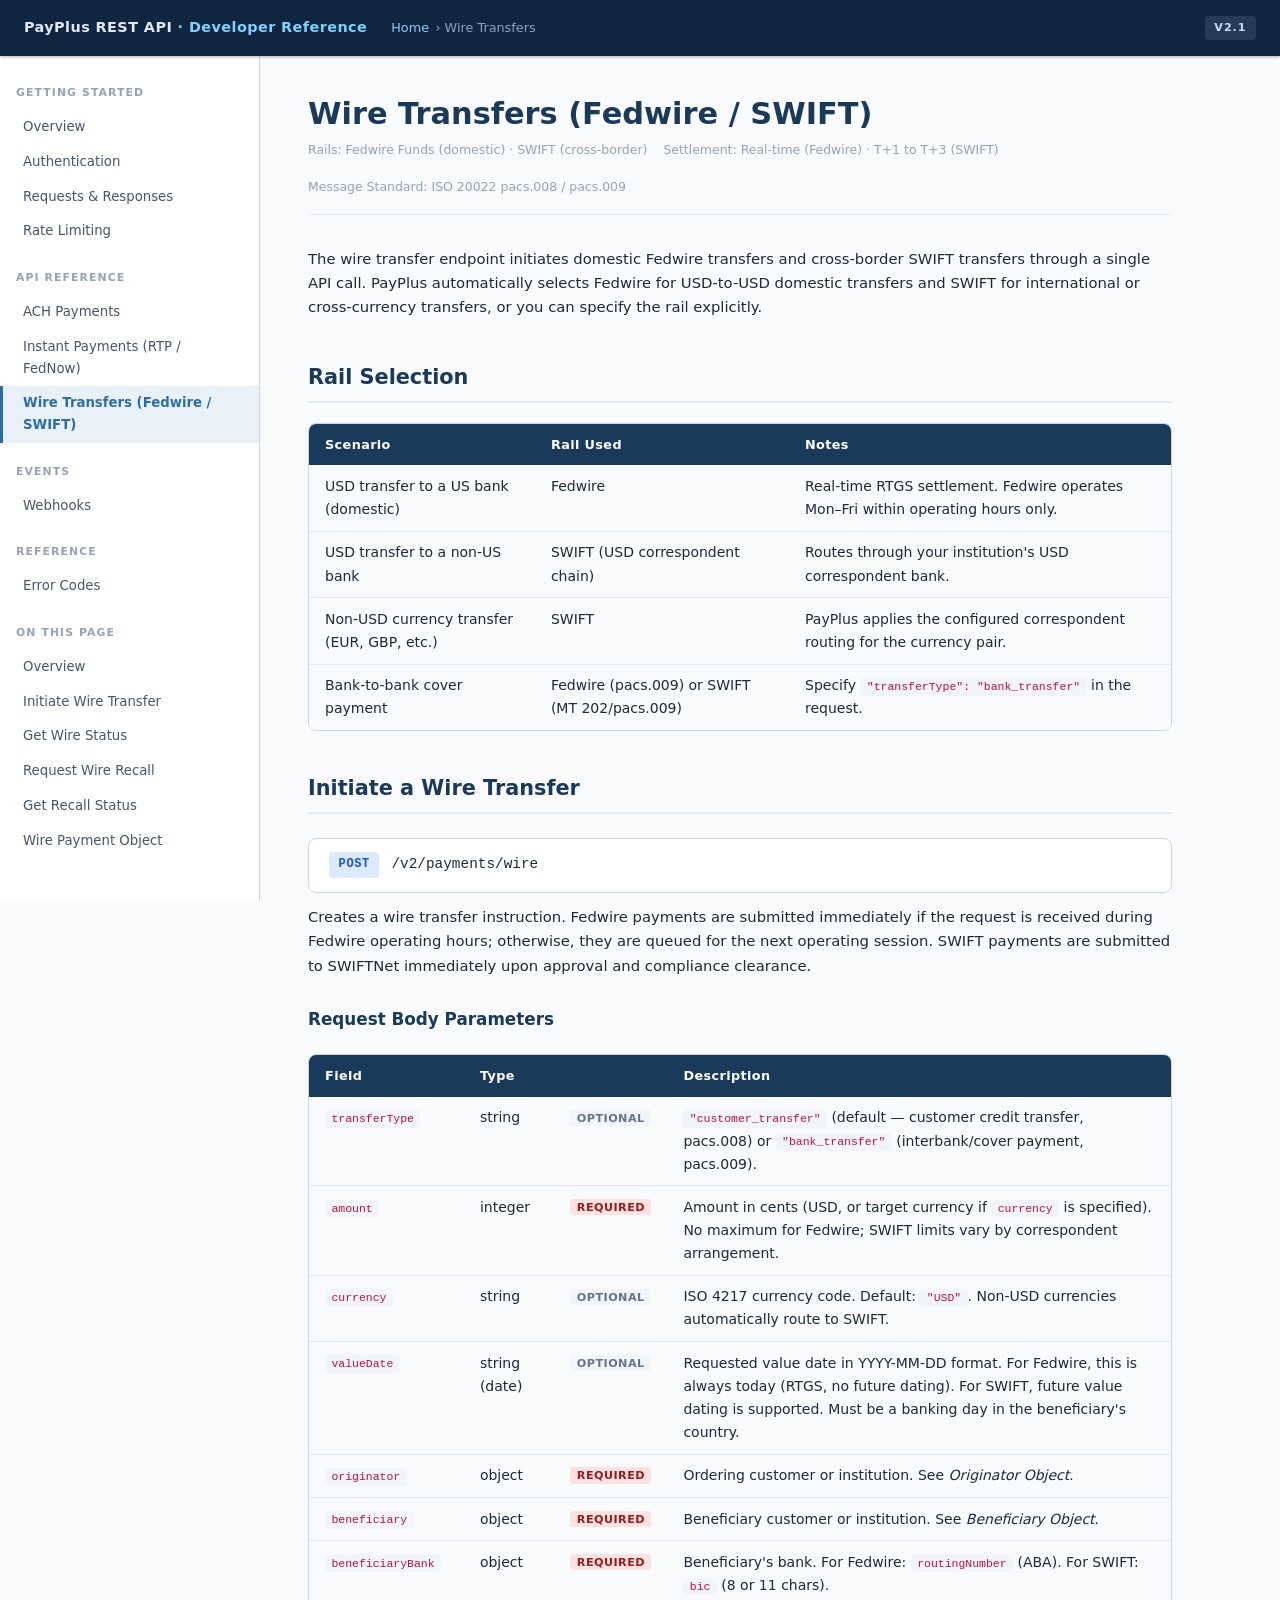
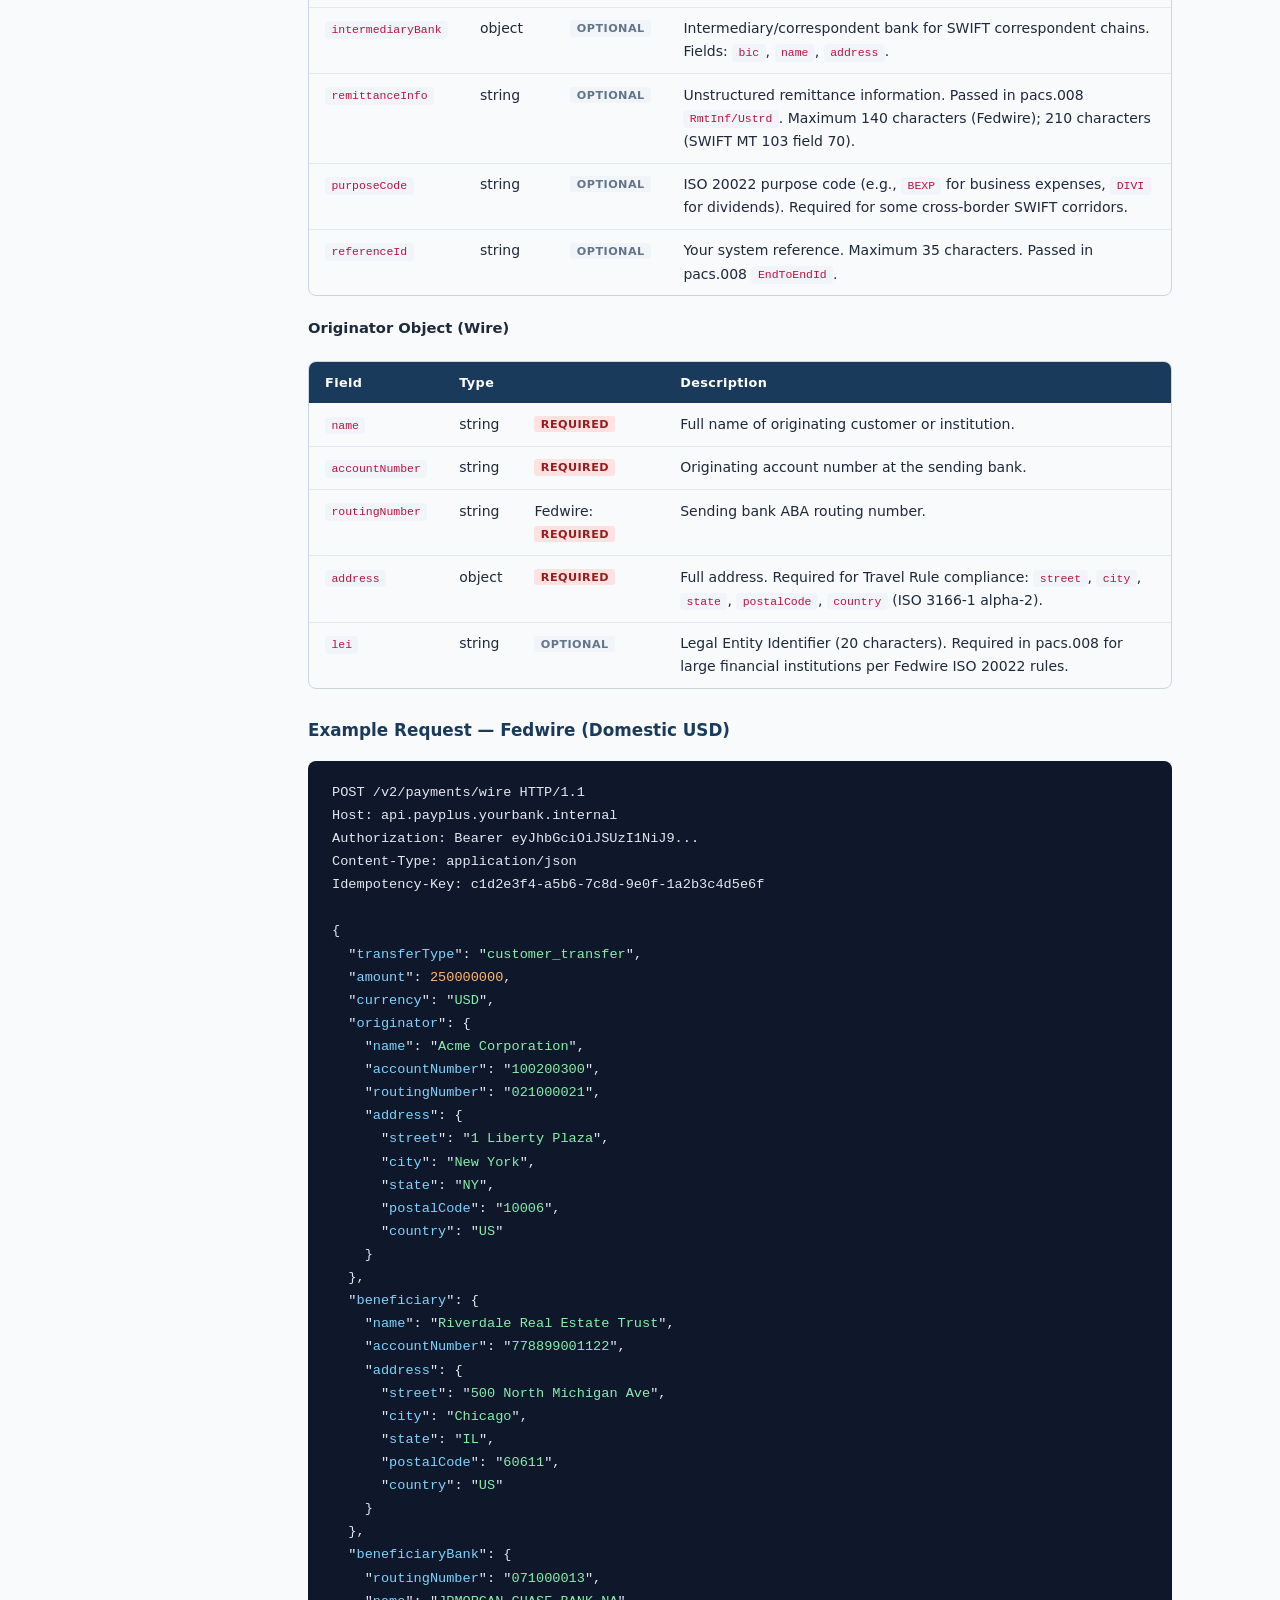
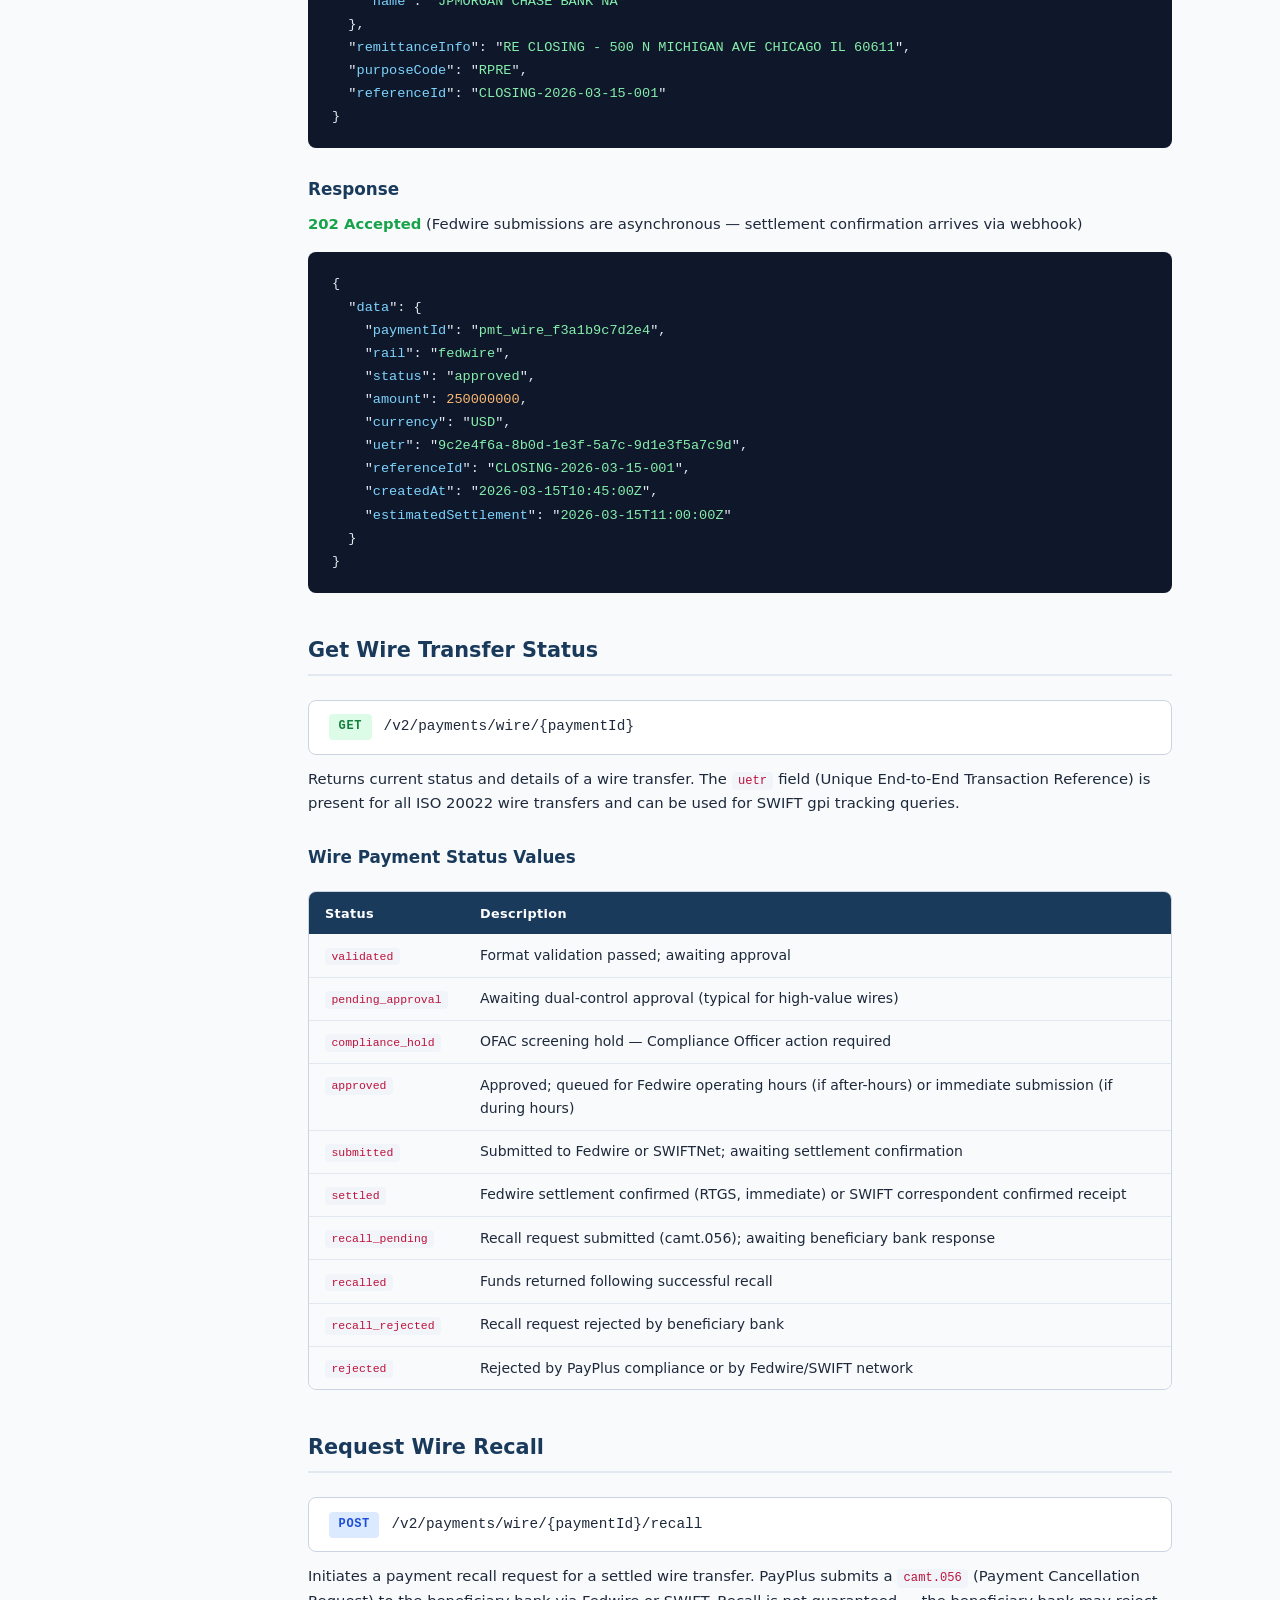
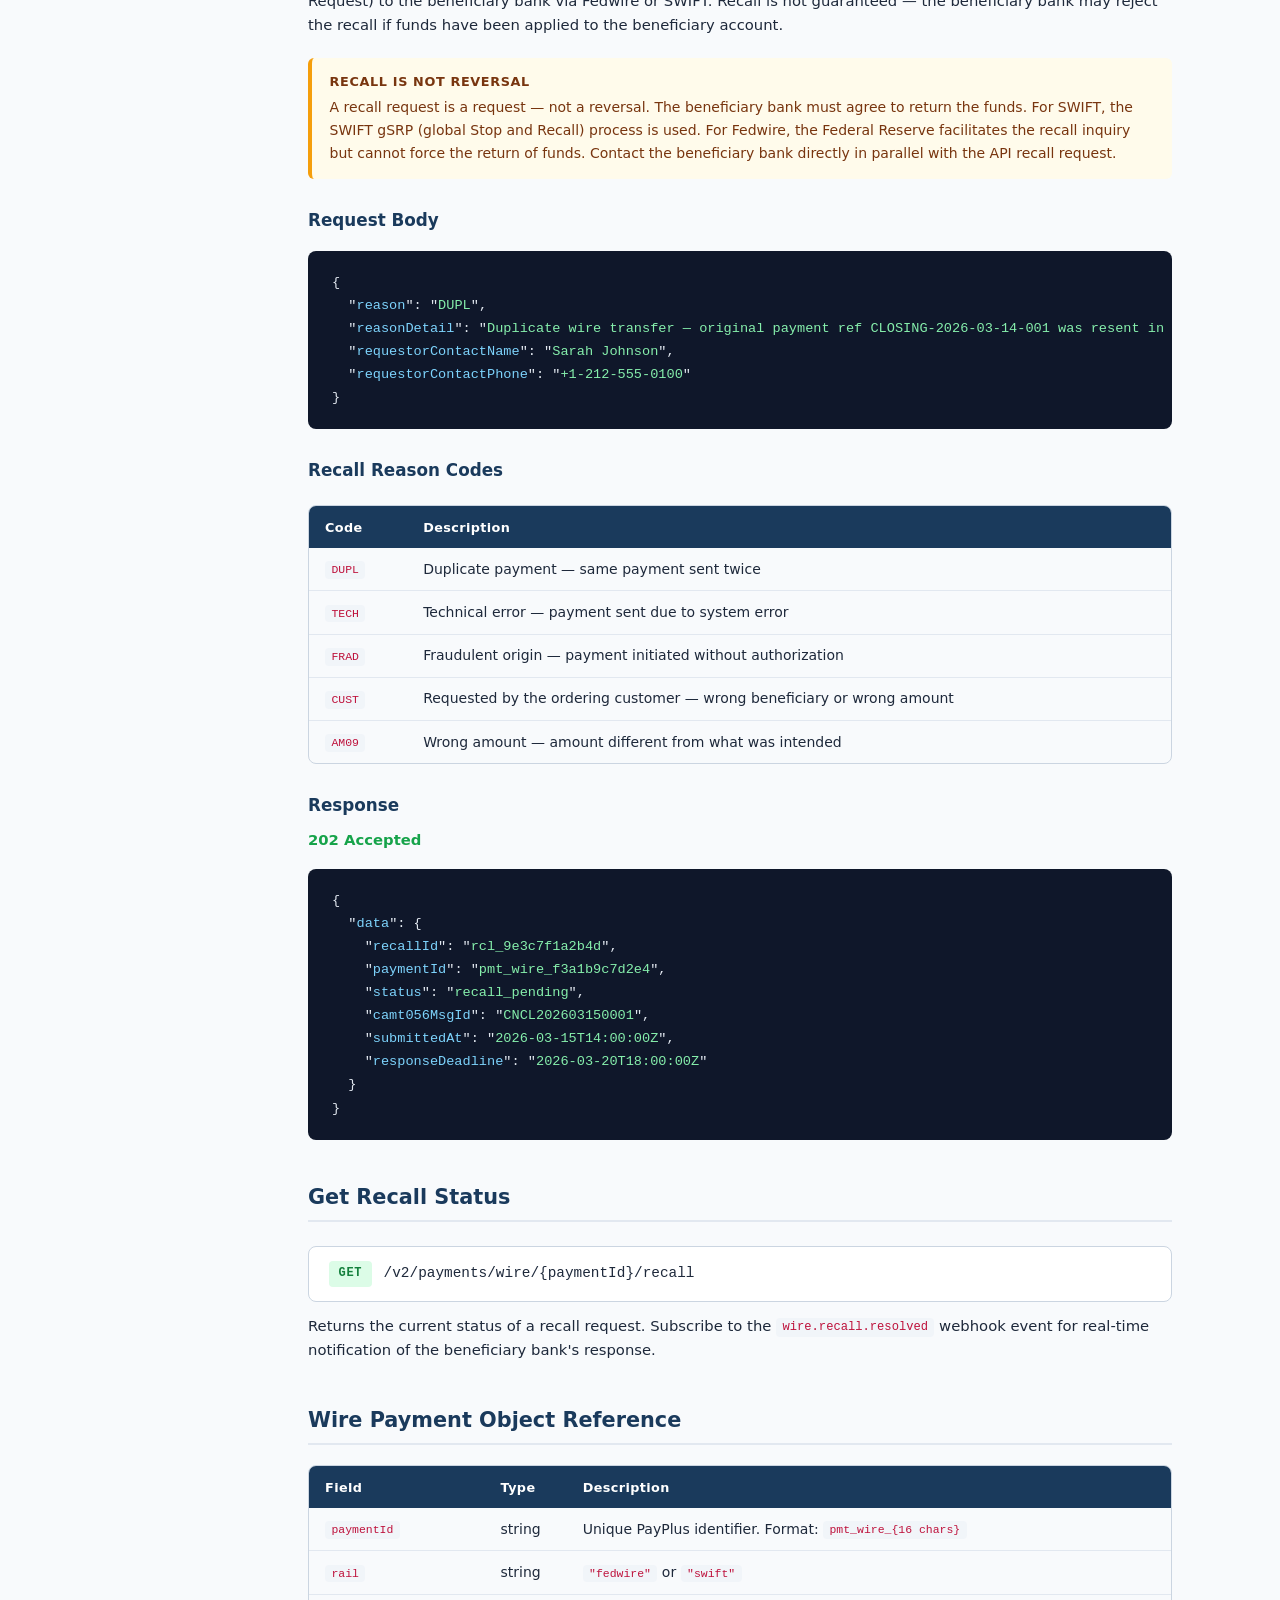
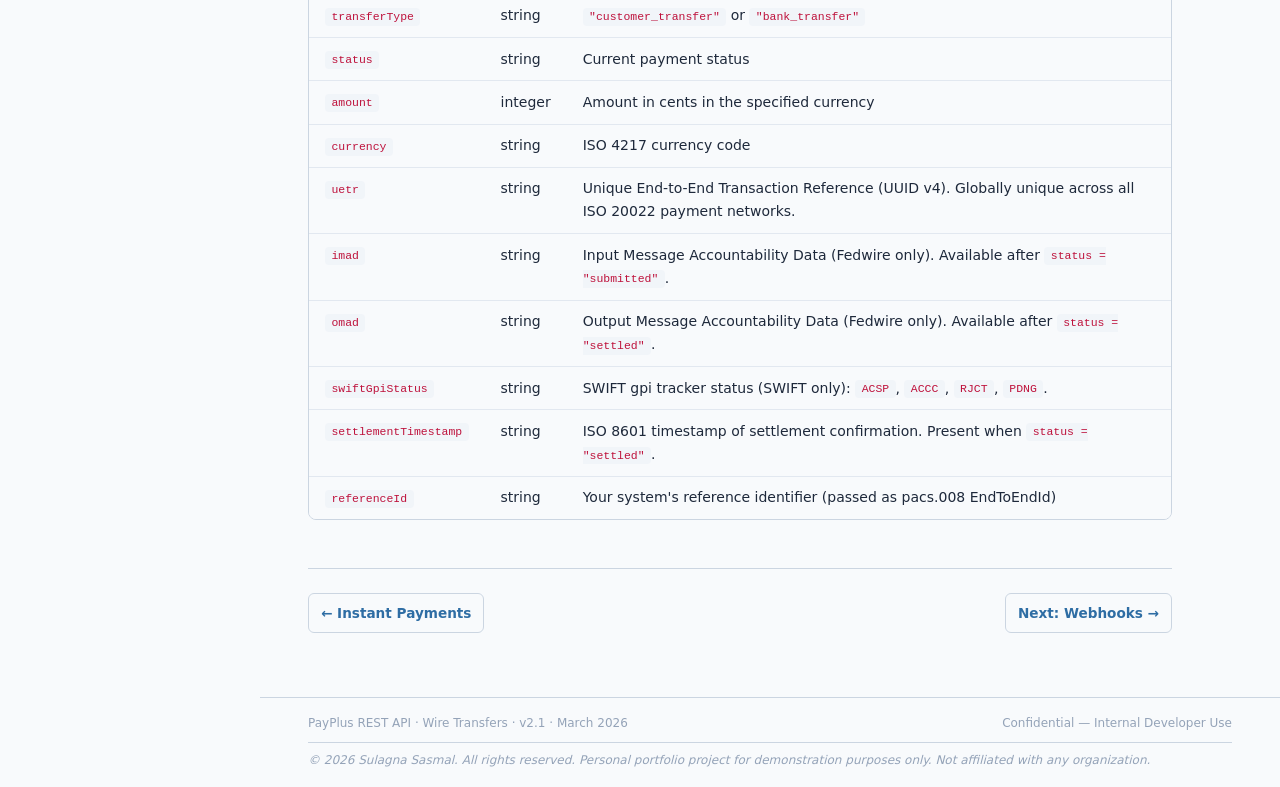
<file: wire.html>
<!DOCTYPE html>
<html lang="en">
<head>
<meta charset="UTF-8">
<meta name="viewport" content="width=device-width, initial-scale=1.0">
<title>Wire Transfers — PayPlus REST API</title>
<link rel="stylesheet" href="assets/style.css">
<link rel="icon" href="data:image/svg+xml,<svg xmlns='http://www.w3.org/2000/svg' viewBox='0 0 100 100'><text y='.9em' font-size='90'>💳</text></svg>">
</head>
<body>

<header class="site-header">
  <a class="header-brand" href="index.html">PayPlus REST API <span>· Developer Reference</span></a>
  <div class="header-breadcrumb"><a href="index.html">Home</a> › Wire Transfers</div>
  <span class="header-rail-badge">v2.1</span>
</header>

<nav class="sidebar">
  <div class="nav-section">Getting Started</div>
  <a href="index.html">Overview</a>
  <a href="index.html#authentication">Authentication</a>
  <a href="index.html#request-format">Requests &amp; Responses</a>
  <a href="index.html#rate-limiting">Rate Limiting</a>
  <div class="nav-section">API Reference</div>
  <a href="ach.html">ACH Payments</a>
  <a href="instant.html">Instant Payments (RTP / FedNow)</a>
  <a href="wire.html" class="active">Wire Transfers (Fedwire / SWIFT)</a>
  <div class="nav-section">Events</div>
  <a href="webhooks.html">Webhooks</a>
  <div class="nav-section">Reference</div>
  <a href="errors.html">Error Codes</a>
  <div class="nav-section">On This Page</div>
  <a href="#overview">Overview</a>
  <a href="#initiate">Initiate Wire Transfer</a>
  <a href="#get-status">Get Wire Status</a>
  <a href="#recall">Request Wire Recall</a>
  <a href="#recall-status">Get Recall Status</a>
  <a href="#wire-object">Wire Payment Object</a>
</nav>

<main class="main">

  <h1>Wire Transfers (Fedwire / SWIFT)</h1>
  <p class="topic-meta">
    <span>Rails: Fedwire Funds (domestic) · SWIFT (cross-border)</span>
    <span>Settlement: Real-time (Fedwire) · T+1 to T+3 (SWIFT)</span>
    <span>Message Standard: ISO 20022 pacs.008 / pacs.009</span>
  </p>

  <p>
    The wire transfer endpoint initiates domestic Fedwire transfers and cross-border SWIFT transfers through a single API call. PayPlus automatically selects Fedwire for USD-to-USD domestic transfers and SWIFT for international or cross-currency transfers, or you can specify the rail explicitly.
  </p>

  <h2 id="overview">Rail Selection</h2>
  <div class="table-wrap">
    <table>
      <thead><tr><th>Scenario</th><th>Rail Used</th><th>Notes</th></tr></thead>
      <tbody>
        <tr><td>USD transfer to a US bank (domestic)</td><td>Fedwire</td><td>Real-time RTGS settlement. Fedwire operates Mon–Fri within operating hours only.</td></tr>
        <tr><td>USD transfer to a non-US bank</td><td>SWIFT (USD correspondent chain)</td><td>Routes through your institution's USD correspondent bank.</td></tr>
        <tr><td>Non-USD currency transfer (EUR, GBP, etc.)</td><td>SWIFT</td><td>PayPlus applies the configured correspondent routing for the currency pair.</td></tr>
        <tr><td>Bank-to-bank cover payment</td><td>Fedwire (pacs.009) or SWIFT (MT 202/pacs.009)</td><td>Specify <code>"transferType": "bank_transfer"</code> in the request.</td></tr>
      </tbody>
    </table>
  </div>

  <h2 id="initiate">Initiate a Wire Transfer</h2>

  <div class="endpoint">
    <span class="method method-post">POST</span>
    <span class="endpoint-url">/v2/payments/wire</span>
  </div>

  <p>Creates a wire transfer instruction. Fedwire payments are submitted immediately if the request is received during Fedwire operating hours; otherwise, they are queued for the next operating session. SWIFT payments are submitted to SWIFTNet immediately upon approval and compliance clearance.</p>

  <h3>Request Body Parameters</h3>
  <div class="table-wrap">
    <table>
      <thead><tr><th>Field</th><th>Type</th><th></th><th>Description</th></tr></thead>
      <tbody>
        <tr><td><code>transferType</code></td><td>string</td><td><span class="optional-badge">Optional</span></td><td><code>"customer_transfer"</code> (default — customer credit transfer, pacs.008) or <code>"bank_transfer"</code> (interbank/cover payment, pacs.009).</td></tr>
        <tr><td><code>amount</code></td><td>integer</td><td><span class="required-badge">Required</span></td><td>Amount in cents (USD, or target currency if <code>currency</code> is specified). No maximum for Fedwire; SWIFT limits vary by correspondent arrangement.</td></tr>
        <tr><td><code>currency</code></td><td>string</td><td><span class="optional-badge">Optional</span></td><td>ISO 4217 currency code. Default: <code>"USD"</code>. Non-USD currencies automatically route to SWIFT.</td></tr>
        <tr><td><code>valueDate</code></td><td>string (date)</td><td><span class="optional-badge">Optional</span></td><td>Requested value date in YYYY-MM-DD format. For Fedwire, this is always today (RTGS, no future dating). For SWIFT, future value dating is supported. Must be a banking day in the beneficiary's country.</td></tr>
        <tr><td><code>originator</code></td><td>object</td><td><span class="required-badge">Required</span></td><td>Ordering customer or institution. See <em>Originator Object</em>.</td></tr>
        <tr><td><code>beneficiary</code></td><td>object</td><td><span class="required-badge">Required</span></td><td>Beneficiary customer or institution. See <em>Beneficiary Object</em>.</td></tr>
        <tr><td><code>beneficiaryBank</code></td><td>object</td><td><span class="required-badge">Required</span></td><td>Beneficiary's bank. For Fedwire: <code>routingNumber</code> (ABA). For SWIFT: <code>bic</code> (8 or 11 chars).</td></tr>
        <tr><td><code>intermediaryBank</code></td><td>object</td><td><span class="optional-badge">Optional</span></td><td>Intermediary/correspondent bank for SWIFT correspondent chains. Fields: <code>bic</code>, <code>name</code>, <code>address</code>.</td></tr>
        <tr><td><code>remittanceInfo</code></td><td>string</td><td><span class="optional-badge">Optional</span></td><td>Unstructured remittance information. Passed in pacs.008 <code>RmtInf/Ustrd</code>. Maximum 140 characters (Fedwire); 210 characters (SWIFT MT 103 field 70).</td></tr>
        <tr><td><code>purposeCode</code></td><td>string</td><td><span class="optional-badge">Optional</span></td><td>ISO 20022 purpose code (e.g., <code>BEXP</code> for business expenses, <code>DIVI</code> for dividends). Required for some cross-border SWIFT corridors.</td></tr>
        <tr><td><code>referenceId</code></td><td>string</td><td><span class="optional-badge">Optional</span></td><td>Your system reference. Maximum 35 characters. Passed in pacs.008 <code>EndToEndId</code>.</td></tr>
      </tbody>
    </table>
  </div>

  <h4>Originator Object (Wire)</h4>
  <div class="table-wrap">
    <table>
      <thead><tr><th>Field</th><th>Type</th><th></th><th>Description</th></tr></thead>
      <tbody>
        <tr><td><code>name</code></td><td>string</td><td><span class="required-badge">Required</span></td><td>Full name of originating customer or institution.</td></tr>
        <tr><td><code>accountNumber</code></td><td>string</td><td><span class="required-badge">Required</span></td><td>Originating account number at the sending bank.</td></tr>
        <tr><td><code>routingNumber</code></td><td>string</td><td>Fedwire: <span class="required-badge">Required</span></td><td>Sending bank ABA routing number.</td></tr>
        <tr><td><code>address</code></td><td>object</td><td><span class="required-badge">Required</span></td><td>Full address. Required for Travel Rule compliance: <code>street</code>, <code>city</code>, <code>state</code>, <code>postalCode</code>, <code>country</code> (ISO 3166-1 alpha-2).</td></tr>
        <tr><td><code>lei</code></td><td>string</td><td><span class="optional-badge">Optional</span></td><td>Legal Entity Identifier (20 characters). Required in pacs.008 for large financial institutions per Fedwire ISO 20022 rules.</td></tr>
      </tbody>
    </table>
  </div>

  <h3>Example Request — Fedwire (Domestic USD)</h3>
  <pre><code>POST /v2/payments/wire HTTP/1.1
Host: api.payplus.yourbank.internal
Authorization: Bearer eyJhbGciOiJSUzI1NiJ9...
Content-Type: application/json
Idempotency-Key: c1d2e3f4-a5b6-7c8d-9e0f-1a2b3c4d5e6f

{
  "<span class="json-key">transferType</span>": "<span class="json-str">customer_transfer</span>",
  "<span class="json-key">amount</span>": <span class="json-num">250000000</span>,
  "<span class="json-key">currency</span>": "<span class="json-str">USD</span>",
  "<span class="json-key">originator</span>": {
    "<span class="json-key">name</span>": "<span class="json-str">Acme Corporation</span>",
    "<span class="json-key">accountNumber</span>": "<span class="json-str">100200300</span>",
    "<span class="json-key">routingNumber</span>": "<span class="json-str">021000021</span>",
    "<span class="json-key">address</span>": {
      "<span class="json-key">street</span>": "<span class="json-str">1 Liberty Plaza</span>",
      "<span class="json-key">city</span>": "<span class="json-str">New York</span>",
      "<span class="json-key">state</span>": "<span class="json-str">NY</span>",
      "<span class="json-key">postalCode</span>": "<span class="json-str">10006</span>",
      "<span class="json-key">country</span>": "<span class="json-str">US</span>"
    }
  },
  "<span class="json-key">beneficiary</span>": {
    "<span class="json-key">name</span>": "<span class="json-str">Riverdale Real Estate Trust</span>",
    "<span class="json-key">accountNumber</span>": "<span class="json-str">778899001122</span>",
    "<span class="json-key">address</span>": {
      "<span class="json-key">street</span>": "<span class="json-str">500 North Michigan Ave</span>",
      "<span class="json-key">city</span>": "<span class="json-str">Chicago</span>",
      "<span class="json-key">state</span>": "<span class="json-str">IL</span>",
      "<span class="json-key">postalCode</span>": "<span class="json-str">60611</span>",
      "<span class="json-key">country</span>": "<span class="json-str">US</span>"
    }
  },
  "<span class="json-key">beneficiaryBank</span>": {
    "<span class="json-key">routingNumber</span>": "<span class="json-str">071000013</span>",
    "<span class="json-key">name</span>": "<span class="json-str">JPMORGAN CHASE BANK NA</span>"
  },
  "<span class="json-key">remittanceInfo</span>": "<span class="json-str">RE CLOSING - 500 N MICHIGAN AVE CHICAGO IL 60611</span>",
  "<span class="json-key">purposeCode</span>": "<span class="json-str">RPRE</span>",
  "<span class="json-key">referenceId</span>": "<span class="json-str">CLOSING-2026-03-15-001</span>"
}</code></pre>

  <h3>Response</h3>
  <p><strong><span class="status-2xx">202 Accepted</span></strong> (Fedwire submissions are asynchronous — settlement confirmation arrives via webhook)</p>
  <pre><code>{
  "<span class="json-key">data</span>": {
    "<span class="json-key">paymentId</span>": "<span class="json-str">pmt_wire_f3a1b9c7d2e4</span>",
    "<span class="json-key">rail</span>": "<span class="json-str">fedwire</span>",
    "<span class="json-key">status</span>": "<span class="json-str">approved</span>",
    "<span class="json-key">amount</span>": <span class="json-num">250000000</span>,
    "<span class="json-key">currency</span>": "<span class="json-str">USD</span>",
    "<span class="json-key">uetr</span>": "<span class="json-str">9c2e4f6a-8b0d-1e3f-5a7c-9d1e3f5a7c9d</span>",
    "<span class="json-key">referenceId</span>": "<span class="json-str">CLOSING-2026-03-15-001</span>",
    "<span class="json-key">createdAt</span>": "<span class="json-str">2026-03-15T10:45:00Z</span>",
    "<span class="json-key">estimatedSettlement</span>": "<span class="json-str">2026-03-15T11:00:00Z</span>"
  }
}</code></pre>

  <h2 id="get-status">Get Wire Transfer Status</h2>

  <div class="endpoint">
    <span class="method method-get">GET</span>
    <span class="endpoint-url">/v2/payments/wire/{paymentId}</span>
  </div>

  <p>Returns current status and details of a wire transfer. The <code>uetr</code> field (Unique End-to-End Transaction Reference) is present for all ISO 20022 wire transfers and can be used for SWIFT gpi tracking queries.</p>

  <h3>Wire Payment Status Values</h3>
  <div class="table-wrap">
    <table>
      <thead><tr><th>Status</th><th>Description</th></tr></thead>
      <tbody>
        <tr><td><code>validated</code></td><td>Format validation passed; awaiting approval</td></tr>
        <tr><td><code>pending_approval</code></td><td>Awaiting dual-control approval (typical for high-value wires)</td></tr>
        <tr><td><code>compliance_hold</code></td><td>OFAC screening hold — Compliance Officer action required</td></tr>
        <tr><td><code>approved</code></td><td>Approved; queued for Fedwire operating hours (if after-hours) or immediate submission (if during hours)</td></tr>
        <tr><td><code>submitted</code></td><td>Submitted to Fedwire or SWIFTNet; awaiting settlement confirmation</td></tr>
        <tr><td><code>settled</code></td><td>Fedwire settlement confirmed (RTGS, immediate) or SWIFT correspondent confirmed receipt</td></tr>
        <tr><td><code>recall_pending</code></td><td>Recall request submitted (camt.056); awaiting beneficiary bank response</td></tr>
        <tr><td><code>recalled</code></td><td>Funds returned following successful recall</td></tr>
        <tr><td><code>recall_rejected</code></td><td>Recall request rejected by beneficiary bank</td></tr>
        <tr><td><code>rejected</code></td><td>Rejected by PayPlus compliance or by Fedwire/SWIFT network</td></tr>
      </tbody>
    </table>
  </div>

  <h2 id="recall">Request Wire Recall</h2>

  <div class="endpoint">
    <span class="method method-post">POST</span>
    <span class="endpoint-url">/v2/payments/wire/{paymentId}/recall</span>
  </div>

  <p>Initiates a payment recall request for a settled wire transfer. PayPlus submits a <code>camt.056</code> (Payment Cancellation Request) to the beneficiary bank via Fedwire or SWIFT. Recall is not guaranteed — the beneficiary bank may reject the recall if funds have been applied to the beneficiary account.</p>

  <div class="warning">
    <strong>Recall Is Not Reversal</strong>
    A recall request is a request — not a reversal. The beneficiary bank must agree to return the funds. For SWIFT, the SWIFT gSRP (global Stop and Recall) process is used. For Fedwire, the Federal Reserve facilitates the recall inquiry but cannot force the return of funds. Contact the beneficiary bank directly in parallel with the API recall request.
  </div>

  <h3>Request Body</h3>
  <pre><code>{
  "<span class="json-key">reason</span>": "<span class="json-str">DUPL</span>",
  "<span class="json-key">reasonDetail</span>": "<span class="json-str">Duplicate wire transfer — original payment ref CLOSING-2026-03-14-001 was resent in error.</span>",
  "<span class="json-key">requestorContactName</span>": "<span class="json-str">Sarah Johnson</span>",
  "<span class="json-key">requestorContactPhone</span>": "<span class="json-str">+1-212-555-0100</span>"
}</code></pre>

  <h3>Recall Reason Codes</h3>
  <div class="table-wrap">
    <table>
      <thead><tr><th>Code</th><th>Description</th></tr></thead>
      <tbody>
        <tr><td><code>DUPL</code></td><td>Duplicate payment — same payment sent twice</td></tr>
        <tr><td><code>TECH</code></td><td>Technical error — payment sent due to system error</td></tr>
        <tr><td><code>FRAD</code></td><td>Fraudulent origin — payment initiated without authorization</td></tr>
        <tr><td><code>CUST</code></td><td>Requested by the ordering customer — wrong beneficiary or wrong amount</td></tr>
        <tr><td><code>AM09</code></td><td>Wrong amount — amount different from what was intended</td></tr>
      </tbody>
    </table>
  </div>

  <h3>Response</h3>
  <p><strong><span class="status-2xx">202 Accepted</span></strong></p>
  <pre><code>{
  "<span class="json-key">data</span>": {
    "<span class="json-key">recallId</span>": "<span class="json-str">rcl_9e3c7f1a2b4d</span>",
    "<span class="json-key">paymentId</span>": "<span class="json-str">pmt_wire_f3a1b9c7d2e4</span>",
    "<span class="json-key">status</span>": "<span class="json-str">recall_pending</span>",
    "<span class="json-key">camt056MsgId</span>": "<span class="json-str">CNCL202603150001</span>",
    "<span class="json-key">submittedAt</span>": "<span class="json-str">2026-03-15T14:00:00Z</span>",
    "<span class="json-key">responseDeadline</span>": "<span class="json-str">2026-03-20T18:00:00Z</span>"
  }
}</code></pre>

  <h2 id="recall-status">Get Recall Status</h2>

  <div class="endpoint">
    <span class="method method-get">GET</span>
    <span class="endpoint-url">/v2/payments/wire/{paymentId}/recall</span>
  </div>

  <p>Returns the current status of a recall request. Subscribe to the <code>wire.recall.resolved</code> webhook event for real-time notification of the beneficiary bank's response.</p>

  <h2 id="wire-object">Wire Payment Object Reference</h2>
  <div class="table-wrap">
    <table>
      <thead><tr><th>Field</th><th>Type</th><th>Description</th></tr></thead>
      <tbody>
        <tr><td><code>paymentId</code></td><td>string</td><td>Unique PayPlus identifier. Format: <code>pmt_wire_{16 chars}</code></td></tr>
        <tr><td><code>rail</code></td><td>string</td><td><code>"fedwire"</code> or <code>"swift"</code></td></tr>
        <tr><td><code>transferType</code></td><td>string</td><td><code>"customer_transfer"</code> or <code>"bank_transfer"</code></td></tr>
        <tr><td><code>status</code></td><td>string</td><td>Current payment status</td></tr>
        <tr><td><code>amount</code></td><td>integer</td><td>Amount in cents in the specified currency</td></tr>
        <tr><td><code>currency</code></td><td>string</td><td>ISO 4217 currency code</td></tr>
        <tr><td><code>uetr</code></td><td>string</td><td>Unique End-to-End Transaction Reference (UUID v4). Globally unique across all ISO 20022 payment networks.</td></tr>
        <tr><td><code>imad</code></td><td>string</td><td>Input Message Accountability Data (Fedwire only). Available after <code>status = "submitted"</code>.</td></tr>
        <tr><td><code>omad</code></td><td>string</td><td>Output Message Accountability Data (Fedwire only). Available after <code>status = "settled"</code>.</td></tr>
        <tr><td><code>swiftGpiStatus</code></td><td>string</td><td>SWIFT gpi tracker status (SWIFT only): <code>ACSP</code>, <code>ACCC</code>, <code>RJCT</code>, <code>PDNG</code>.</td></tr>
        <tr><td><code>settlementTimestamp</code></td><td>string</td><td>ISO 8601 timestamp of settlement confirmation. Present when <code>status = "settled"</code>.</td></tr>
        <tr><td><code>referenceId</code></td><td>string</td><td>Your system's reference identifier (passed as pacs.008 EndToEndId)</td></tr>
      </tbody>
    </table>
  </div>

  <div class="doc-nav">
    <a href="instant.html">← Instant Payments</a>
    <a href="webhooks.html">Next: Webhooks →</a>
  </div>

</main>

<footer class="site-footer">
  <span>PayPlus REST API · Wire Transfers · v2.1 · March 2026</span>
  <span>Confidential — Internal Developer Use</span>
  <span class="copyright">&copy; 2026 Sulagna Sasmal. All rights reserved. Personal portfolio project for demonstration purposes only. Not affiliated with any organization.</span>
</footer>

</body>
</html>
</file>
<file: assets/style.css>
/* ============================================================
   PayPlus REST API — Developer Documentation Stylesheet
   Audience: Integration Developers, Core Banking Engineers
   Style: Developer API reference (Stripe/Plaid-inspired structure)
   ============================================================ */

:root {
  --primary:       #1a3a5c;
  --primary-dark:  #0f2540;
  --accent:        #2e6da4;
  --accent-light:  #e8f0f8;
  --green:         #16a34a;
  --green-bg:      #f0fdf4;
  --warning:       #b45309;
  --warning-bg:    #fffbeb;
  --warning-border:#f59e0b;
  --danger:        #991b1b;
  --danger-bg:     #fef2f2;
  --text:          #1e293b;
  --text-secondary:#475569;
  --text-muted:    #94a3b8;
  --border:        #cbd5e1;
  --border-light:  #e2e8f0;
  --bg:            #f8fafc;
  --bg-card:       #ffffff;
  --code-bg:       #0f172a;
  --nav-width:     260px;
  --header-h:      56px;
}

*, *::before, *::after { box-sizing: border-box; margin: 0; padding: 0; }
html { font-size: 16px; scroll-behavior: smooth; }
body {
  font-family: 'Segoe UI', system-ui, -apple-system, sans-serif;
  color: var(--text);
  background: var(--bg);
  line-height: 1.65;
}

/* ── HEADER ── */
.site-header {
  position: fixed; top: 0; left: 0; right: 0;
  height: var(--header-h);
  background: var(--primary-dark);
  color: #fff;
  display: flex; align-items: center;
  padding: 0 1.5rem; gap: 1.5rem;
  z-index: 100;
  box-shadow: 0 1px 3px rgba(0,0,0,0.3);
}
.header-brand { font-size: 0.9rem; font-weight: 700; letter-spacing: 0.03em; color: #e2e8f0; text-decoration: none; white-space: nowrap; }
.header-brand span { color: #7dd3fc; }
.header-breadcrumb { font-size: 0.8rem; color: #94a3b8; display: flex; align-items: center; gap: 0.4rem; }
.header-breadcrumb a { color: #93c5fd; text-decoration: none; }
.header-breadcrumb a:hover { text-decoration: underline; }
.header-rail-badge { margin-left: auto; font-size: 0.7rem; font-weight: 600; letter-spacing: 0.08em; text-transform: uppercase; background: rgba(255,255,255,0.1); color: #bfdbfe; padding: 0.2rem 0.6rem; border-radius: 4px; }

/* ── SIDEBAR ── */
.sidebar {
  position: fixed; top: var(--header-h); left: 0; bottom: 0;
  width: var(--nav-width);
  background: var(--bg-card);
  border-right: 1px solid var(--border);
  overflow-y: auto;
  padding: 1.5rem 0 2rem;
  z-index: 90;
}
.nav-section { padding: 0.25rem 1rem 0.5rem; font-size: 0.68rem; font-weight: 700; letter-spacing: 0.1em; text-transform: uppercase; color: var(--text-muted); margin-top: 1rem; }
.nav-section:first-child { margin-top: 0; }
.sidebar a { display: block; padding: 0.4rem 1.25rem; font-size: 0.83rem; color: var(--text-secondary); text-decoration: none; border-left: 3px solid transparent; transition: all 0.15s; }
.sidebar a:hover  { color: var(--accent); background: var(--accent-light); border-left-color: var(--accent); }
.sidebar a.active { color: var(--accent); background: var(--accent-light); border-left-color: var(--accent); font-weight: 600; }

/* ── MAIN ── */
.main { margin-left: var(--nav-width); margin-top: var(--header-h); padding: 2.5rem 3rem 4rem; max-width: 960px; }

/* ── TYPOGRAPHY ── */
h1 { font-size: 1.9rem; font-weight: 700; color: var(--primary); margin-bottom: 0.5rem; line-height: 1.2; }
h2 { font-size: 1.3rem; font-weight: 700; color: var(--primary); margin: 2.5rem 0 0.75rem; padding-bottom: 0.4rem; border-bottom: 2px solid var(--border-light); }
h3 { font-size: 1.05rem; font-weight: 600; color: var(--primary); margin: 1.75rem 0 0.5rem; }
h4 { font-size: 0.92rem; font-weight: 600; color: var(--text); margin: 1.25rem 0 0.35rem; }
p { margin-bottom: 1rem; color: var(--text); font-size: 0.925rem; }
ul, ol { margin-bottom: 1rem; padding-left: 1.5rem; }
li { margin-bottom: 0.35rem; font-size: 0.925rem; color: var(--text); }
a { color: var(--accent); }

/* ── TOPIC META ── */
.topic-meta { font-size: 0.78rem; color: var(--text-muted); margin-bottom: 2rem; padding-bottom: 1rem; border-bottom: 1px solid var(--border-light); display: flex; flex-wrap: wrap; gap: 1rem; }

/* ── ADMONITIONS ── */
.note, .warning, .important, .tip {
  padding: 0.85rem 1rem 0.85rem 1.1rem;
  border-radius: 6px; margin: 1.25rem 0;
  font-size: 0.875rem; border-left: 4px solid;
}
.note      { background: #eff6ff; border-color: #3b82f6; color: #1e3a5f; }
.warning   { background: var(--warning-bg); border-color: var(--warning-border); color: #78350f; }
.important { background: #fef2f2; border-color: #ef4444; color: #7f1d1d; }
.tip       { background: var(--green-bg); border-color: #22c55e; color: #14532d; }
.note strong, .warning strong, .important strong, .tip strong { display: block; margin-bottom: 0.25rem; font-size: 0.8rem; letter-spacing: 0.05em; text-transform: uppercase; }

/* ── TABLES ── */
.table-wrap { overflow-x: auto; margin: 1.25rem 0; border-radius: 8px; border: 1px solid var(--border); }
table { width: 100%; border-collapse: collapse; font-size: 0.875rem; }
thead tr { background: var(--primary); color: #fff; }
thead th { padding: 0.65rem 1rem; text-align: left; font-weight: 600; font-size: 0.8rem; letter-spacing: 0.03em; }
tbody tr { border-bottom: 1px solid var(--border-light); }
tbody tr:last-child { border-bottom: none; }
tbody tr:nth-child(even) { background: var(--bg); }
tbody td { padding: 0.6rem 1rem; vertical-align: top; }
tbody tr:hover { background: var(--accent-light); }

/* ── CODE ── */
code {
  font-family: 'Consolas', 'Cascadia Code', 'Courier New', monospace;
  font-size: 0.82em;
  background: #f1f5f9;
  padding: 0.15rem 0.4rem;
  border-radius: 4px;
  color: #be123c;
}
pre {
  background: var(--code-bg);
  color: #e2e8f0;
  padding: 1.25rem 1.5rem;
  border-radius: 8px;
  overflow-x: auto;
  margin: 1rem 0;
  font-size: 0.85rem;
  line-height: 1.7;
  font-family: 'Consolas', 'Cascadia Code', 'Courier New', monospace;
}
pre code { background: none; color: inherit; padding: 0; font-size: inherit; }
.json-key   { color: #7dd3fc; }
.json-str   { color: #86efac; }
.json-num   { color: #fdba74; }
.json-bool  { color: #c4b5fd; }
.json-null  { color: #94a3b8; }
.json-comment { color: #64748b; font-style: italic; }

/* ── ENDPOINT BLOCK ── */
.endpoint {
  display: flex;
  align-items: center;
  gap: 0.75rem;
  background: var(--bg-card);
  border: 1px solid var(--border);
  border-radius: 8px;
  padding: 0.85rem 1.25rem;
  margin: 1.5rem 0 0.75rem;
  font-family: 'Consolas', 'Courier New', monospace;
}
.method { font-size: 0.75rem; font-weight: 700; padding: 0.2rem 0.6rem; border-radius: 4px; letter-spacing: 0.05em; white-space: nowrap; }
.method-post   { background: #dbeafe; color: #1d4ed8; }
.method-get    { background: #dcfce7; color: #15803d; }
.method-delete { background: #fee2e2; color: #b91c1c; }
.method-put    { background: #fef9c3; color: #a16207; }
.endpoint-url  { font-size: 0.9rem; color: var(--text); }

/* ── PARAM TABLES ── */
.required-badge { background: #fee2e2; color: #991b1b; font-size: 0.7rem; font-weight: 600; padding: 0.1rem 0.4rem; border-radius: 3px; text-transform: uppercase; letter-spacing: 0.04em; vertical-align: middle; }
.optional-badge { background: #f1f5f9; color: #64748b; font-size: 0.7rem; font-weight: 600; padding: 0.1rem 0.4rem; border-radius: 3px; text-transform: uppercase; letter-spacing: 0.04em; vertical-align: middle; }

/* ── BADGES ── */
.badge { display: inline-block; padding: 0.15rem 0.5rem; border-radius: 4px; font-size: 0.72rem; font-weight: 600; letter-spacing: 0.04em; text-transform: uppercase; vertical-align: middle; }
.badge-green  { background: #dcfce7; color: #166534; }
.badge-red    { background: #fee2e2; color: #991b1b; }
.badge-yellow { background: #fef9c3; color: #854d0e; }
.badge-blue   { background: #dbeafe; color: #1e40af; }
.badge-gray   { background: #f1f5f9; color: #475569; }

/* ── HTTP STATUS CODES ── */
.status-2xx { color: var(--green); font-weight: 700; }
.status-4xx { color: #d97706; font-weight: 700; }
.status-5xx { color: var(--danger); font-weight: 700; }

/* ── SECTION NAV ── */
.doc-nav { display: flex; justify-content: space-between; margin-top: 3rem; padding-top: 1.5rem; border-top: 1px solid var(--border); }
.doc-nav a { font-size: 0.85rem; font-weight: 600; color: var(--accent); text-decoration: none; padding: 0.5rem 0.75rem; border: 1px solid var(--border); border-radius: 6px; transition: all 0.15s; }
.doc-nav a:hover { background: var(--accent-light); border-color: var(--accent); }

/* ── INDEX GRID ── */
.section-grid { display: grid; grid-template-columns: repeat(2, 1fr); gap: 1rem; margin: 1.5rem 0; }
.section-card { background: var(--bg-card); border: 1px solid var(--border); border-radius: 10px; padding: 1.25rem; text-decoration: none; display: block; transition: all 0.2s; }
.section-card:hover { border-color: var(--accent); box-shadow: 0 4px 12px rgba(46,109,164,0.12); transform: translateY(-2px); }
.section-card-title { font-size: 0.95rem; font-weight: 700; color: var(--primary); margin-bottom: 0.25rem; font-family: 'Consolas', monospace; }
.section-card-desc  { font-size: 0.82rem; color: var(--text-secondary); line-height: 1.5; margin-top: 0.35rem; }

/* ── FOOTER ── */
.site-footer { margin-left: var(--nav-width); padding: 1rem 3rem; font-size: 0.75rem; color: var(--text-muted); border-top: 1px solid var(--border); display: flex; flex-wrap: wrap; justify-content: space-between; gap: 0.25rem; }
.site-footer .copyright { width: 100%; border-top: 1px solid var(--border); padding-top: 0.5rem; margin-top: 0.25rem; font-style: italic; }

/* ── RESPONSIVE ── */
@media (max-width: 900px) {
  .sidebar { display: none; }
  .main, .site-footer { margin-left: 0; padding: 1.5rem; }
  .section-grid { grid-template-columns: 1fr; }
}
</file>
